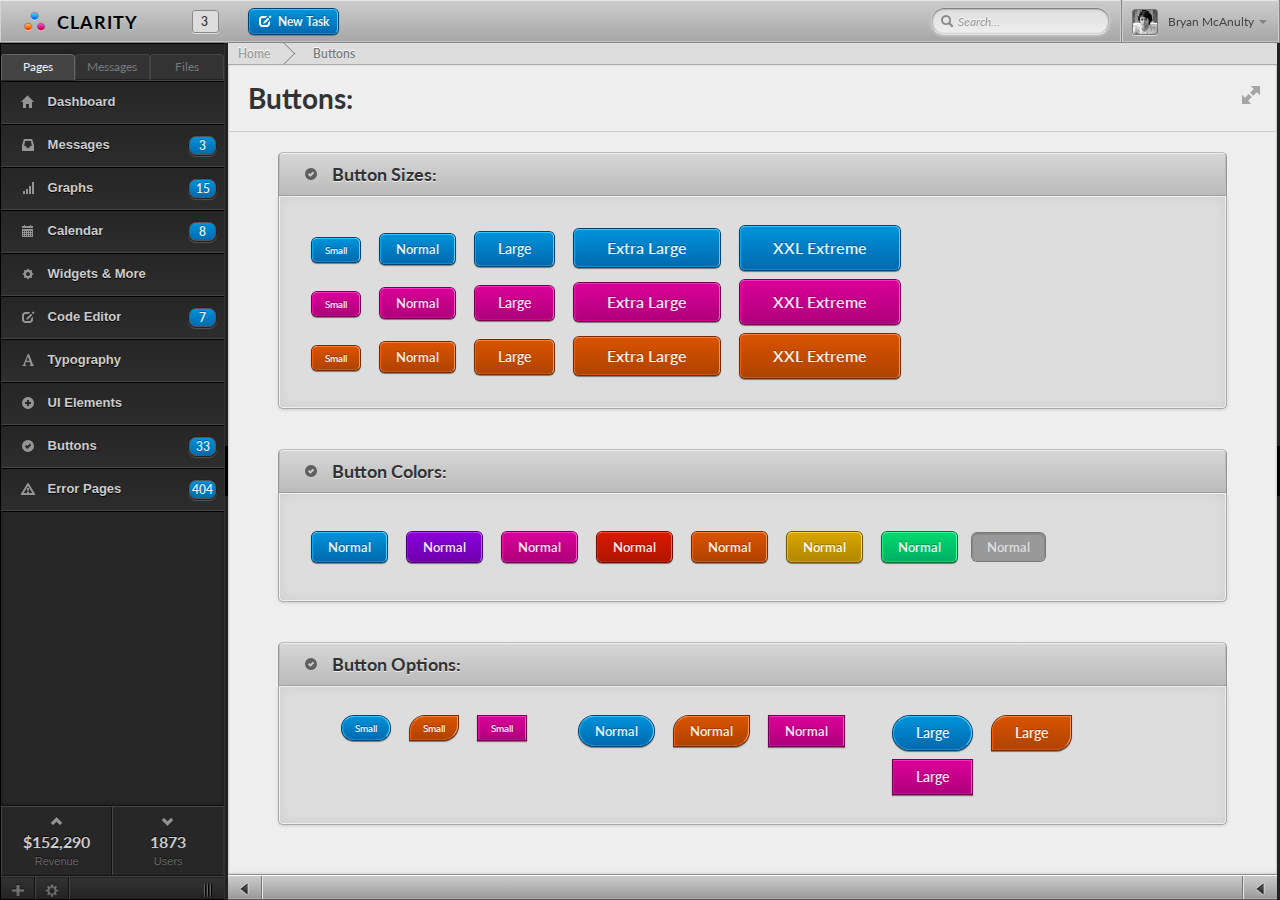
<file: buttons.html>
﻿
<!DOCTYPE html>
<html>
  <head>
  <meta charset="utf-8">
    <title>Clarity</title>
    <meta name="apple-mobile-web-app-capable" content="yes">
    <meta name="apple-mobile-web-app-status-bar-style" content="black">

    <meta name="viewport" content="width=device-width, initial-scale=1.0, maximum-scale=1.0, user-scalable=no" />

    <link rel="stylesheet" href="css/bootstrap.css" type="text/css" media="all"/>
    <link rel="stylesheet" href="css/core.css" type="text/css" media="all"/>
    <link type="text/css" href="css/overcast/jquery-ui-1.8.20.custom.css" rel="stylesheet" />
    <link rel='stylesheet' type='text/css' href='css/fullcalendar.css' />

    <link href='http://fonts.googleapis.com/css?family=Lato:400,700,700italic' rel='stylesheet' type='text/css'>

    <link rel="stylesheet" media="screen" type="text/css" href="js/colorpicker/css/colorpicker.css" />
    <link rel="stylesheet" type="text/css" href="js/gritter/css/jquery.gritter.css" />
    <link rel="stylesheet" href="js/elrte-1.3/css/elrte.full-custom.css" type="text/css" media="screen" charset="utf-8">

    <script type="text/javascript" src="js/jquery-1.7.2.min.js"></script>
    <script type="text/javascript" src="js/jquery.layout.js"></script>
    <script type="text/javascript" src="js/bootstrap.js"></script>
    <script type="text/javascript" src="js/jquery-ui-1.8.20.custom.min.js"></script>

    <!--[if lte IE 8]><script language="javascript" type="text/javascript" src="js/flot/excanvas.min.js"></script><![endif]-->
    <script type="text/javascript" src="js/flot/jquery.flot.js"></script>
    <script type="text/javascript" src="js/flot/jquery.flot.resize.js"></script>
    <script type="text/javascript" src="js/flot/jquery.flot.pie.js"></script>
    <script type="text/javascript" src="js/jquery.sparkline.min.js"></script>
    <script type="text/javascript" src="js/styleswitcher.js"></script>
    <script type='text/javascript' src='js/fullcalendar/fullcalendar.min.js'></script>
    <script type="text/javascript" src="js/colorpicker/js/colorpicker.js"></script>
    <script type="text/javascript" src="js/jquery.dataTables.min.js"></script>
    <script type="text/javascript" src="js/gritter/js/jquery.gritter.js"></script>
    <script type="text/javascript" src="js/onmediaquery.min.js"></script>
    <script src="js/elrte-1.3/js/elrte.min.js" type="text/javascript" charset="utf-8"></script>

    <!-- Scripts inside js/application.js-->
    
    <script type="text/javascript" src="js/application-other-pages.js"></script>
    <![if !IE]>
    <script type="text/javascript" src="js/responsive-other-pages.js"></script>
    <![endif]>

    <!--[if lte IE 10]><script language="javascript" type="text/javascript" src="js/responsive-other-pages-IE.js"></script><![endif]-->
  <script type="text/javascript">

  var _gaq = _gaq || [];
  _gaq.push(['_setAccount', 'UA-34088163-1']);
  _gaq.push(['_setDomainName', 'vibrance.co']);
  _gaq.push(['_trackPageview']);

  (function() {
    var ga = document.createElement('script'); ga.type = 'text/javascript'; ga.async = true;
    ga.src = ('https:' == document.location.protocol ? 'https://ssl' : 'http://www') + '.google-analytics.com/ga.js';
    var s = document.getElementsByTagName('script')[0]; s.parentNode.insertBefore(ga, s);
  })();

</script> 
  </head>
  <body>

    <div class="ui-layout-north topbar">
      <h1><img src="img/clarity-logo.png" />CLARITY</h1>
        <div class="notifyHeader">
        <span class="dropdown notifications" id="menu2">
            <a class="dropdown-toggle" id="notifyNumber" data-toggle="dropdown" href="#menu2">
              3
            </a>
            <ul class="dropdown-menu">
              <li>NOTIFICATIONS:</li>
              <li><a href="#"><img src="img/4.jpg" />
                            <h5>Catalina Butnaru</h5>
                             <i class="icon-envelope"></i> Sent you a message.<p>3 minutes ago.</p></a></li>
              <li><a href="#"><img src="img/BryanMcAnulty.png" />
                            <h5>Bryan McAnulty</h5>
                             <i class="icon-comment"></i> Posted a comment.<p>5 hours ago.</p></a></li>
              <li><a href="#"><img src="img/2.jpg" />
                            <h5>Ashley Green</h5>
                             <i class="icon-plus"></i> Uploaded a new file.<p>Yesterday</p></a></li>
              <li><a href="#"><img src="img/1.jpg" />
                            <h5>Matt Brink</h5>
                             <i class="icon-ok"></i> Completed a task.<p>Yesterday</p></a></li>
              <li><a href="#"><img src="img/3.jpg" />
                            <h5>Jack Koner</h5>
                             <i class="icon-comment"></i> Posted a comment.<p>Two days ago.</p></a></li>
              <li><a href="#">View all notifications.</a></li>
            </ul>
        </span>
        </div>
      <ul id="headerNav">
            <li class="headerNavList"><span class="dropdown" id="menu3">
                <a class="dropdown-toggle btn-navbar" data-toggle="dropdown" href="#menu3">
                  <span class="icon-bar"></span>
                  <span class="icon-bar"></span>
                  <span class="icon-bar"></span>
                </a>
                <ul class="dropdown-menu">
                  <li><a href="index.html"><i class="icon-home"></i> Dashboard</a></li>
                  <li class="divider"></li>
                  <li><a href="message-view.html"><i class="icon-inbox"></i> Messages</a></li>
                  <li class="divider"></li>
                  <li><a href="graph-view.html"><i class="icon-signal"></i> Graphs</a></li>
                  <li class="divider"></li>
                  <li><a href="calendar.html"><i class="icon-calendar"></i> Calendar</a></li>
                  <li class="divider"></li>
                  <li><a href="widgets.html"><i class="icon-cog"></i> Widgets &amp; More</a></li>
                  <li class="divider"></li>
                  <li><a href="typography.html"><i class="icon-font"></i> Typography</a></li>
                  <li class="divider"></li>
                  <li><a href="ui-elements.html"><i class="icon-plus-sign"></i> UI Elements</a></li>
                  <li class="divider"></li>
                  <li><a href="buttons.html"><i class="icon-ok-sign"></i> Buttons</a></li>
                  <li class="divider"></li>
                  <li><a href="error-pages.html"><i class="icon-warning-sign"></i> Error Pages</a></li>
                </ul>
            </span></li>
      </ul>
        <a class="btn theme-btn" data-toggle="modal" href="#myModal" ><i class="icon-edit icon-white"></i> New Task</a>
        
      <div id="search">
        <i class="icon-search search-inside"></i><input placeholder="Search..." type="text" />
      </div>
      <div class="login">
            <span class="dropdown" id="menu1">
                <a class="dropdown-toggle" data-toggle="dropdown" href="#menu1">
                  <img src="img/BryanMcAnulty.png" /> <span>Bryan McAnulty</span>
                  <b class="caret"></b>
                </a>
                <ul class="dropdown-menu">
                  <li><a href="settings.html">Account</a></li>
                  <li><a href="settings.html">Settings</a></li>
                  <li class="divider"></li>
                  <li><a href="login.html">Logout</a></li>
                </ul>
            </span>
        </div>
    </div> <!-- END Layout North -->
    
    <div class="ui-layout-west">
      
        <ul class="nav nav-tabs sidebar-tabs">
          <li class="active"><a href="#1" data-toggle="tab">Pages</a></li>
          <li><a href="#2" data-toggle="tab">Messages</a></li>
          <li><a href="#3" data-toggle="tab">Files</a></li>
        </ul>
        <div class="tab-content ui-layout-content">
            <div class="tab-pane active" id="1">
                <ul>
                    <a href="index.html"><li class="list-box">
                      <p><i class="icon-home icon-white"></i> Dashboard </p>
                    </li></a>
                    <a href="message-view.html"><li class="list-box">
                      <p><i class="icon-inbox icon-white"></i> Messages </p><span class="badge">3</span>
                    </li></a>
                    <a href="graph-view.html"><li class="list-box">
                      <p><i class="icon-signal icon-white"></i> Graphs </p><span class="badge">15</span>
                    </li></a>
                    <a href="calendar.html"><li class="list-box">
                      <p><i class="icon-calendar icon-white"></i> Calendar </p><span class="badge">8</span>
                    </li></a>
                    <a href="widgets.html"><li class="list-box">
                      <p><i class="icon-cog icon-white"></i> Widgets &amp; More </p>
                    </li>
                    <a href="code-editor.html"><li class="list-box">
                      <p><i class="icon-edit icon-white"></i> Code Editor </p><span class="badge">7</span>
                    </li></a>
                    <a href="typography.html"><li class="list-box">
                      <p><i class="icon-font icon-white"></i> Typography </p>
                    </li></a>
                    <a href="ui-elements.html"><li class="list-box">
                      <p><i class="icon-plus-sign icon-white"></i> UI Elements </p>
                    </li></a>
                    <a href="buttons.html"><li class="list-box">
                      <p><i class="icon-ok-sign icon-white"></i> Buttons </p><span class="badge">33</span>
                    </li></a>
                    <a href="error-pages.html"><li class="list-box">
                      <p><i class="icon-warning-sign icon-white"></i> Error Pages </p><span class="badge">404</span>
                    </li></a>
                </ul>
                
            </div>
            <div class="tab-pane" id="2">
                <div class="message-box">
                    <img src="img/BryanMcAnulty.png" />
                    <h5>Bryan McAnulty <span>Today at 3:36pm</span></h5>
                    <p>Check out all the features here! Make sure to click around everywhere so you don't miss anything.</p>
                    <a href="#replyModal" data-toggle="modal" class="reply-to"><i class="icon-share-alt icon-white"></i> Reply</a>
                </div>
                <div class="message-box">
                    <img src="img/2.jpg" />
                    <h5>Ashley Green <span>July 29th, 2012 12:31pm</span></h5>
                    <p>Make sure to check your notifictions by clicking the "3" in the top left corner.</p>
                    <a href="#replyModal" data-toggle="modal" class="reply-to"><i class="icon-share-alt icon-white"></i> Reply</a>
                </div>
                <div class="message-box">
                    <img src="img/4.jpg" />
                    <h5>Catalina Butnaru <span>July 28th, 2012 11:26am</span></h5>
                    <p>Try collapsing and expanding the left and right sidebars using the buttons in the footer.</p>
                    <a href="#replyModal" data-toggle="modal" class="reply-to"><i class="icon-share-alt icon-white"></i> Reply</a>
                </div>
                <div class="message-box">
                    <img src="img/3.jpg" />
                    <h5>Jack Koner <span>July 27th, 2012 2:16pm</span></h5>
                    <p>Also look through the different tabs on each of the sidebars.</p>
                    <a href="#replyModal" data-toggle="modal" class="reply-to"><i class="icon-share-alt icon-white"></i> Reply</a>
                </div>
                <div class="message-box">
                    <img src="img/avatar-profile.png" />
                    <h5>New User <span>July 25th, 2012 3:01pm</span></h5>
                    <p>I need to add a profile image.</p>
                    <a href="#replyModal" data-toggle="modal" class="reply-to"><i class="icon-share-alt icon-white"></i> Reply</a>
                </div>
                <div class="message-box">
                    <img src="img/1.jpg" />
                    <h5>Matt Brink <span>July 24th, 2012 5:02pm</span></h5>
                    <p>Uploaded a new file Build a Web App project.</p>
                    <a href="#replyModal" data-toggle="modal" class="reply-to"><i class="icon-share-alt icon-white"></i> Reply</a>
                </div>
                <div class="message-box">
                    <img src="img/BryanMcAnulty.png" />
                    <h5>Bryan McAnulty <span>July 20th, 2012 1:42pm</span></h5>
                    <p>Added a new comment to the Build a Web App project.</p>
                    <a href="#replyModal" data-toggle="modal" class="reply-to"><i class="icon-share-alt icon-white"></i> Reply</a>
                </div>
                <div class="message-box">
                    <img src="img/avatar-profile.png" />
                    <h5>New User <span>July 19th, 2012 2:35pm</span></h5>
                    <p>Uploaded a new file to the Client Redesign Project.</p>
                    <a href="#replyModal" data-toggle="modal" class="reply-to"><i class="icon-share-alt icon-white"></i> Reply</a>
                </div> 
                <p>Date: <div id="datepicker"></div></p>    
            </div>
            <div class="tab-pane files-pane" id="3">
                <strong>Project Files:</strong>
                <ul>
                <li><i class="icon-folder-open icon-white"></i>Main-Files</li>
                  <ul>
                      <li><i class="icon-file icon-white"></i>index.html</li>
                      <li><i class="icon-file icon-white"></i>settings.html</li>
                      <li><i class="icon-file icon-white"></i>header.html</li>
                      <li><i class="icon-folder-open icon-white"></i>More-Files</li>
                      <ul>
                          <li><i class="icon-file icon-white"></i>jquery.js</li>
                          <li><i class="icon-file icon-white"></i>javascript.js</li>
                          <li><i class="icon-file icon-white"></i>three.css</li>
                          <li><i class="icon-file icon-white"></i>four.css</li>
                          <li><i class="icon-file icon-white"></i>five.css</li>
                      </ul>
                      <li><i class="icon-file icon-white"></i>four.html.erb</li>
                      <li><i class="icon-file icon-white"></i>five.html.erb</li>
                  </ul>
                <li><i class="icon-folder-open icon-white"></i>Main-Files</li>
                  <ul>
                      <li><i class="icon-file icon-white"></i>index.html</li>
                      <li><i class="icon-file icon-white"></i>settings.html</li>
                      <li><i class="icon-file icon-white"></i>header.html</li>
                      <li><i class="icon-folder-open icon-white"></i>More-Files</li>
                      <ul>
                          <li><i class="icon-file icon-white"></i>jquery.js</li>
                          <li><i class="icon-file icon-white"></i>javascript.js</li>
                          <li><i class="icon-file icon-white"></i>three.css</li>
                          <li><i class="icon-file icon-white"></i>four.css</li>
                          <li><i class="icon-file icon-white"></i>five.css</li>
                      </ul>
                      <li><i class="icon-file icon-white"></i>four.html.erb</li>
                      <li><i class="icon-file icon-white"></i>five.html.erb</li>
                  </ul>
                <li><i class="icon-folder-open icon-white"></i>Main-Files</li>
                  <ul>
                      <li><i class="icon-file icon-white"></i>index.html</li>
                      <li><i class="icon-file icon-white"></i>settings.html</li>
                      <li><i class="icon-file icon-white"></i>header.html</li>
                      <li><i class="icon-folder-open icon-white"></i>More-Files</li>
                      <ul>
                          <li><i class="icon-file icon-white"></i>jquery.js</li>
                          <li><i class="icon-file icon-white"></i>javascript.js</li>
                          <li><i class="icon-file icon-white"></i>three.css</li>
                          <li><i class="icon-file icon-white"></i>four.css</li>
                          <li><i class="icon-file icon-white"></i>five.css</li>
                      </ul>
                      <li><i class="icon-file icon-white"></i>four.html.erb</li>
                      <li><i class="icon-file icon-white"></i>five.html.erb</li>
                  </ul>
                </ul>
            </div>
        </div>
        
  <div class="sidebarFooterStats">
        <div>
            <i class="icon-chevron-up icon-white"></i>
            <strong>$152,290</strong>
            <p>Revenue</p> 
        </div>
        <div>
            <i class="icon-chevron-down icon-white"></i>
            <strong>1873</strong>
            <p>Users</p> 
        </div>
    </div>
  <div class="sidebarFooter">
    <button id="newb">New</button>
    <button id="settingsb">Settings</button>
    <div id="dragb" class="ui-layout-resizer
           ui-layout-resizer-west
           ui-layout-resizer-open
           ui-layout-resizer-west-open">
        </div>
  </div>

    </div> <!-- END Layout West -->
    
    <div class="ui-layout-south footer">
      
    </div> <!-- END Layout South -->
    
    <div class="ui-layout-east">
      
        <div class="ui-layout-content"> 
            
            <div class="accordion" id="accordion2">
            <div class="accordion-group">
              <div class="accordion-heading">
                <a class="accordion-toggle" data-toggle="collapse" data-parent="#accordion2" href="#collapseOne">
                  Sidebar Profile Information
                </a>
              </div>
              <div id="collapseOne" class="accordion-body in collapse">
                <div class="accordion-inner">
                    <div class="message-box">
                        <img src="img/4.jpg" />
                        <h5>Catalina Butnaru <span>July 25th, 2012 4:53pm</span></h5>
                        <p>Place information about customers or teammates here.</p>
                        <br>
                            <p><i class="icon-plus icon-white"></i> 4 Open Cases</p>
                            <p><i class="icon-check icon-white"></i> 11 Tasks Assigned</p>
                            <p><i class="icon-inbox icon-white"></i> 9 Messages</p>
                        <br>
                        <div class="progress">
                          <div class="bar"
                               style="width: 60%;"></div>
                        </div>
                        <div id="datepicker"></div>
                    </div>
                </div>
              </div>
            </div>
            <div class="accordion-group">
              <div class="accordion-heading">
                <a class="accordion-toggle" data-toggle="collapse" data-parent="#accordion2" href="#collapseTwo">
                  More Collapsed Sidebar Info
                </a>
              </div>
                <div id="collapseTwo" class="accordion-body collapse">
                    <div class="accordion-inner">
                        <p><strong>Add Any Type of Content</strong></p>
                        <p>Easily create sidebar footers, more collapsable panels, tabs and more.</p>
                        <p>Anim pariatur cliche reprehenderit, enim eiusmod high life accusamus terry richardson ad squid. 3 wolf moon officia aute, non cupidatat skateboard dolor brunch. Food truck quinoa nesciunt laborum eiusmod. Brunch 3 wolf moon tempor, sunt aliqua put a bird on it squid single-origin coffee nulla assumenda shoreditch et. Nihil anim keffiyeh helvetica, craft beer labore wes anderson cred nesciunt sapiente ea proident. Ad vegan excepteur butcher vice lomo. Leggings occaecat craft beer farm-to-table, raw denim aesthetic synth nesciunt you probably haven't heard of them accusamus labore sustainable VHS.</p>
                    </div>
                </div>
            </div>
          </div>

        </div> <!-- /sidebarTabs -->
        
        <div class="sidebarFooter">
            
        </div>
    </div> <!-- END Layout East -->
            
  <div class="ui-layout-center">
    <div id="view-holder" class="ui-layout-content">
        <ul class="breadcrumb">
            <li><a href="#">Home</a></li>
            <li><a href="#">Buttons</a></li>
        </ul>
        <h1 class="message-header">Buttons:</h1>
        <button id="fullscreenb"><i class="icon-fullscreen"></i></button>
        
        <div class="dashRow">
          <div class="row-fluid">
            <div class="span12">
              <h2 class="dashHead"><i class="icon-ok-sign"></i> Button Sizes:</h2>
              <div class="dashWidget autoHeight">
                <a href="#" class="btn small-btn">Small</a>
                <a href="#" class="btn">Normal</a>
                <a href="#" class="btn large-btn">Large</a>
                <a href="#" class="btn xlarge-btn">Extra Large</a>
                <a href="#" class="btn xxl-btn">XXL Extreme</a>
                <br>
                <a href="#" class="btn small-btn pink-btn">Small</a>
                <a href="#" class="btn pink-btn">Normal</a>
                <a href="#" class="btn large-btn pink-btn">Large</a>
                <a href="#" class="btn xlarge-btn pink-btn">Extra Large</a>
                <a href="#" class="btn xxl-btn pink-btn">XXL Extreme</a>
                <br>
                <a href="#" class="btn small-btn orange-btn">Small</a>
                <a href="#" class="btn orange-btn">Normal</a>
                <a href="#" class="btn large-btn orange-btn">Large</a>
                <a href="#" class="btn xlarge-btn orange-btn">Extra Large</a>
                <a href="#" class="btn xxl-btn orange-btn">XXL Extreme</a>
              </div>
            </div>
          </div>
        </div>
        <div class="dashRow">
          <div class="row-fluid">
            <div class="span12">
              <h2 class="dashHead"><i class="icon-ok-sign"></i> Button Colors:</h2>
              <div class="dashWidget autoHeight">
                <a href="#" class="btn">Normal</a>
                <a href="#" class="btn purple-btn">Normal</a>
                <a href="#" class="btn pink-btn">Normal</a>
                <a href="#" class="btn red-btn">Normal</a>
                <a href="#" class="btn orange-btn">Normal</a>
                <a href="#" class="btn yellow-btn">Normal</a>
                <a href="#" class="btn green-btn">Normal</a>
                <a href="#" class="btn disabled-btn">Normal</a>
              </div>
            </div>
          </div>
        </div>
        <div class="dashRow">
          <div class="row-fluid">
            <div class="span12">
              <h2 class="dashHead"><i class="icon-ok-sign"></i> Button Options:</h2>
              <div class="dashWidget autoHeight">
                <div class="span3">
                  <a href="#" class="btn round-btn small-btn">Small</a>
                  <a href="#" class="btn orange-btn half-btn small-btn">Small</a>
                  <a href="#" class="btn pink-btn no-radius small-btn">Small</a>
                </div>
                <div class="span4">
                  <a href="#" class="btn round-btn">Normal</a>
                  <a href="#" class="btn orange-btn half-btn">Normal</a>
                  <a href="#" class="btn pink-btn no-radius">Normal</a>
                </div>
                <div class="span4">
                  <a href="#" class="btn round-btn large-btn">Large</a>
                  <a href="#" class="btn orange-btn half-btn large-btn">Large</a>
                  <a href="#" class="btn pink-btn no-radius large-btn">Large</a>
                </div>
              </div>
            </div>
          </div>
        </div>  

    </div> <!-- END view-holder -->
    <div class="codeFooter">
      <button id="slideleftb" class="closed">Slide West</button>
      
      <button id="sliderightb" class="closed">Slide East</button> 
    </div>

</div> <!-- END Layout Center -->

<!--Modal Window Templates-->
    <div class="modal fade" id="myModal">
          <div class="modal-header">
            <a class="close" data-dismiss="modal">×</a>
            <h3>Add a New Task</h3>
          </div>
          <div class="modal-body">
            <h3>Title:</h3>
            <input type="text" placeholder="Title">
            <h4>Description:</h4>
            <textarea style="width:98%; height:100px;" placeholder="Describe your task..."></textarea>
            <p>Lots of things can go here...</p>
          </div>
          <div class="modal-footer">
            <a href="#" class="btn btn-primary">Save Task</a>
          </div>
    </div>
    <div class="modal fade" id="replyModal">
          <div class="modal-header">
            <a class="close" data-dismiss="modal">×</a>
            <h3>Reply:</h3>
          </div>
          <div class="modal-body">
            <textarea style="width:98%; height:100px;"></textarea>
          </div>
          <div class="modal-footer">
            <a href="#" class="btn btn-primary">Post Reply</a>
          </div>
    </div>

</body>
</html>
</file>
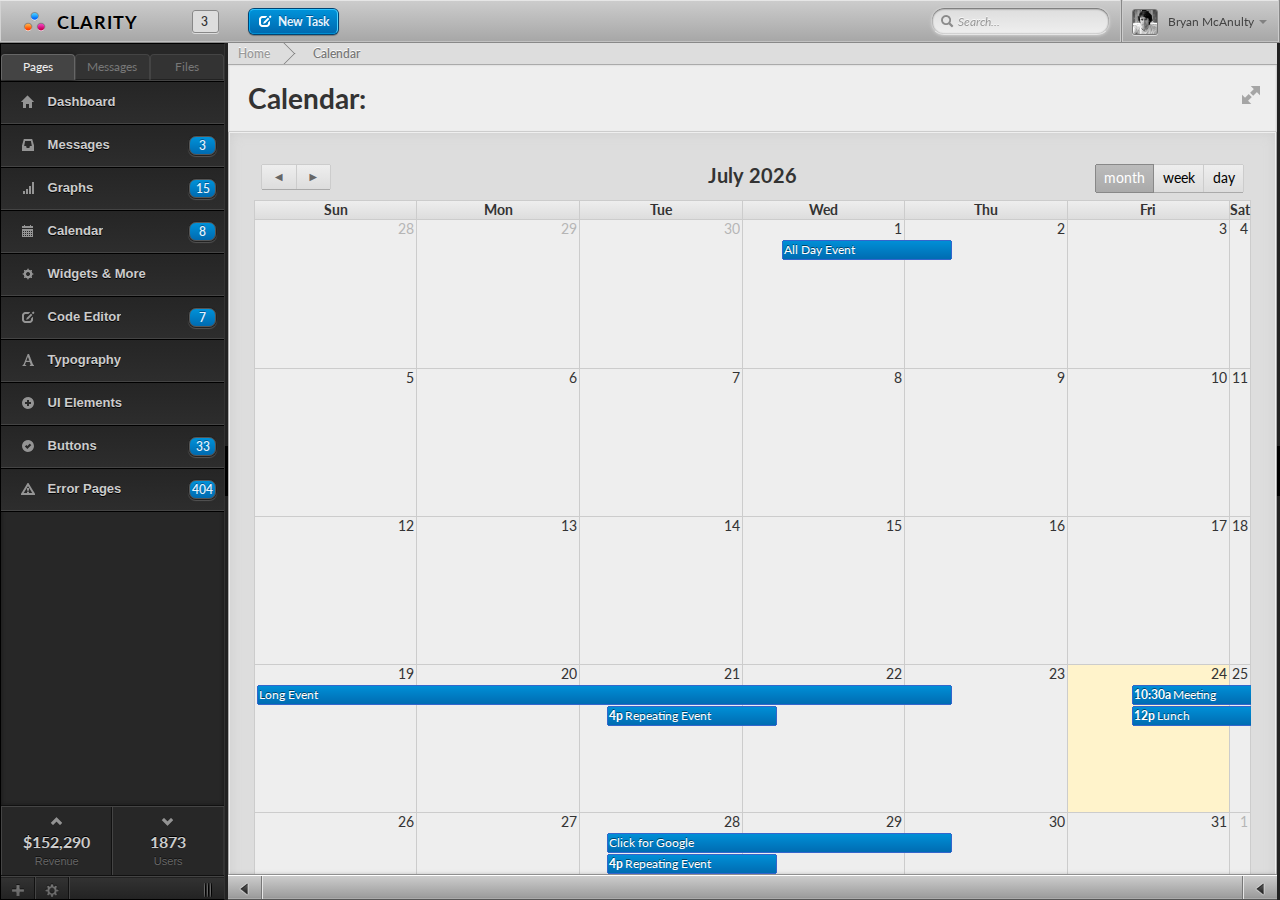
<file: calendar.html>
﻿
<!DOCTYPE html>
<html>
  <head>
  <meta charset="utf-8">
    <title>Clarity</title>
    <meta name="apple-mobile-web-app-capable" content="yes">
    <meta name="apple-mobile-web-app-status-bar-style" content="black">

    <meta name="viewport" content="width=device-width, initial-scale=1.0, maximum-scale=1.0, user-scalable=no" />

    <link rel="stylesheet" href="css/bootstrap.css" type="text/css" media="all"/>
    <link rel="stylesheet" href="css/core.css" type="text/css" media="all"/>
    <link type="text/css" href="css/overcast/jquery-ui-1.8.20.custom.css" rel="stylesheet" />
    <link rel='stylesheet' type='text/css' href='css/fullcalendar.css' />

    <link href='http://fonts.googleapis.com/css?family=Lato:400,700,700italic' rel='stylesheet' type='text/css'>

    <link rel="stylesheet" media="screen" type="text/css" href="js/colorpicker/css/colorpicker.css" />
    <link rel="stylesheet" type="text/css" href="js/gritter/css/jquery.gritter.css" />
    <link rel="stylesheet" href="js/elrte-1.3/css/elrte.full-custom.css" type="text/css" media="screen" charset="utf-8">

    <script type="text/javascript" src="js/jquery-1.7.2.min.js"></script>
    <script type="text/javascript" src="js/jquery.layout.js"></script>
    <script type="text/javascript" src="js/bootstrap.js"></script>
    <script type="text/javascript" src="js/jquery-ui-1.8.20.custom.min.js"></script>

    <!--[if lte IE 8]><script language="javascript" type="text/javascript" src="js/flot/excanvas.min.js"></script><![endif]-->
    <script type="text/javascript" src="js/flot/jquery.flot.js"></script>
    <script type="text/javascript" src="js/flot/jquery.flot.resize.js"></script>
    <script type="text/javascript" src="js/flot/jquery.flot.pie.js"></script>
    <script type="text/javascript" src="js/jquery.sparkline.min.js"></script>
    <script type="text/javascript" src="js/styleswitcher.js"></script>
    <script type='text/javascript' src='js/fullcalendar/fullcalendar.min.js'></script>
    <script type="text/javascript" src="js/colorpicker/js/colorpicker.js"></script>
    <script type="text/javascript" src="js/jquery.dataTables.min.js"></script>
    <script type="text/javascript" src="js/gritter/js/jquery.gritter.js"></script>
    <script type="text/javascript" src="js/onmediaquery.min.js"></script>
    <script src="js/elrte-1.3/js/elrte.min.js" type="text/javascript" charset="utf-8"></script>

    <!-- Scripts inside js/application.js-->
    
    <script type="text/javascript" src="js/application-calendar.js"></script>
    <![if !IE]>
    <script type="text/javascript" src="js/responsive-other-pages.js"></script>
    <![endif]>

    <!--[if lte IE 10]><script language="javascript" type="text/javascript" src="js/responsive-other-pages-IE.js"></script><![endif]-->
  <script type="text/javascript">

  var _gaq = _gaq || [];
  _gaq.push(['_setAccount', 'UA-34088163-1']);
  _gaq.push(['_setDomainName', 'vibrance.co']);
  _gaq.push(['_trackPageview']);

  (function() {
    var ga = document.createElement('script'); ga.type = 'text/javascript'; ga.async = true;
    ga.src = ('https:' == document.location.protocol ? 'https://ssl' : 'http://www') + '.google-analytics.com/ga.js';
    var s = document.getElementsByTagName('script')[0]; s.parentNode.insertBefore(ga, s);
  })();

</script> 
  </head>
  <body>

    <div class="ui-layout-north topbar">
      <h1><img src="img/clarity-logo.png" />CLARITY</h1>
        <div class="notifyHeader">
        <span class="dropdown notifications" id="menu2">
            <a class="dropdown-toggle" id="notifyNumber" data-toggle="dropdown" href="#menu2">
              3
            </a>
            <ul class="dropdown-menu">
              <li>NOTIFICATIONS:</li>
              <li><a href="#"><img src="img/4.jpg" />
                            <h5>Catalina Butnaru</h5>
                             <i class="icon-envelope"></i> Sent you a message.<p>3 minutes ago.</p></a></li>
              <li><a href="#"><img src="img/BryanMcAnulty.png" />
                            <h5>Bryan McAnulty</h5>
                             <i class="icon-comment"></i> Posted a comment.<p>5 hours ago.</p></a></li>
              <li><a href="#"><img src="img/2.jpg" />
                            <h5>Ashley Green</h5>
                             <i class="icon-plus"></i> Uploaded a new file.<p>Yesterday</p></a></li>
              <li><a href="#"><img src="img/1.jpg" />
                            <h5>Matt Brink</h5>
                             <i class="icon-ok"></i> Completed a task.<p>Yesterday</p></a></li>
              <li><a href="#"><img src="img/3.jpg" />
                            <h5>Jack Koner</h5>
                             <i class="icon-comment"></i> Posted a comment.<p>Two days ago.</p></a></li>
              <li><a href="#">View all notifications.</a></li>
            </ul>
        </span>
        </div>
      <ul id="headerNav">
            <li class="headerNavList"><span class="dropdown" id="menu3">
                <a class="dropdown-toggle btn-navbar" data-toggle="dropdown" href="#menu3">
                  <span class="icon-bar"></span>
                  <span class="icon-bar"></span>
                  <span class="icon-bar"></span>
                </a>
                <ul class="dropdown-menu">
                  <li><a href="index.html"><i class="icon-home"></i> Dashboard</a></li>
                  <li class="divider"></li>
                  <li><a href="message-view.html"><i class="icon-inbox"></i> Messages</a></li>
                  <li class="divider"></li>
                  <li><a href="graph-view.html"><i class="icon-signal"></i> Graphs</a></li>
                  <li class="divider"></li>
                  <li><a href="calendar.html"><i class="icon-calendar"></i> Calendar</a></li>
                  <li class="divider"></li>
                  <li><a href="widgets.html"><i class="icon-cog"></i> Widgets &amp; More</a></li>
                  <li class="divider"></li>
                  <li><a href="typography.html"><i class="icon-font"></i> Typography</a></li>
                  <li class="divider"></li>
                  <li><a href="ui-elements.html"><i class="icon-plus-sign"></i> UI Elements</a></li>
                  <li class="divider"></li>
                  <li><a href="buttons.html"><i class="icon-ok-sign"></i> Buttons</a></li>
                  <li class="divider"></li>
                  <li><a href="error-pages.html"><i class="icon-warning-sign"></i> Error Pages</a></li>
                </ul>
            </span></li>
      </ul>
        <a class="btn theme-btn" data-toggle="modal" href="#myModal" ><i class="icon-edit icon-white"></i> New Task</a>
        
      <div id="search">
        <i class="icon-search search-inside"></i><input placeholder="Search..." type="text" />
      </div>
      <div class="login">
            <span class="dropdown" id="menu1">
                <a class="dropdown-toggle" data-toggle="dropdown" href="#menu1">
                  <img src="img/BryanMcAnulty.png" /> <span>Bryan McAnulty</span>
                  <b class="caret"></b>
                </a>
                <ul class="dropdown-menu">
                  <li><a href="settings.html">Account</a></li>
                  <li><a href="settings.html">Settings</a></li>
                  <li class="divider"></li>
                  <li><a href="login.html">Logout</a></li>
                </ul>
            </span>
        </div>
    </div> <!-- END Layout North -->
    
    <div class="ui-layout-west">
      
        <ul class="nav nav-tabs sidebar-tabs">
          <li class="active"><a href="#1" data-toggle="tab">Pages</a></li>
          <li><a href="#2" data-toggle="tab">Messages</a></li>
          <li><a href="#3" data-toggle="tab">Files</a></li>
        </ul>
        <div class="tab-content ui-layout-content">
            <div class="tab-pane active" id="1">
                <ul>
                    <a href="index.html"><li class="list-box">
                      <p><i class="icon-home icon-white"></i> Dashboard </p>
                    </li></a>
                    <a href="message-view.html"><li class="list-box">
                      <p><i class="icon-inbox icon-white"></i> Messages </p><span class="badge">3</span>
                    </li></a>
                    <a href="graph-view.html"><li class="list-box">
                      <p><i class="icon-signal icon-white"></i> Graphs </p><span class="badge">15</span>
                    </li></a>
                    <a href="calendar.html"><li class="list-box">
                      <p><i class="icon-calendar icon-white"></i> Calendar </p><span class="badge">8</span>
                    </li></a>
                    <a href="widgets.html"><li class="list-box">
                      <p><i class="icon-cog icon-white"></i> Widgets &amp; More </p>
                    </li>
                    <a href="code-editor.html"><li class="list-box">
                      <p><i class="icon-edit icon-white"></i> Code Editor </p><span class="badge">7</span>
                    </li></a>
                    <a href="typography.html"><li class="list-box">
                      <p><i class="icon-font icon-white"></i> Typography </p>
                    </li></a>
                    <a href="ui-elements.html"><li class="list-box">
                      <p><i class="icon-plus-sign icon-white"></i> UI Elements </p>
                    </li></a>
                    <a href="buttons.html"><li class="list-box">
                      <p><i class="icon-ok-sign icon-white"></i> Buttons </p><span class="badge">33</span>
                    </li></a>
                    <a href="error-pages.html"><li class="list-box">
                      <p><i class="icon-warning-sign icon-white"></i> Error Pages </p><span class="badge">404</span>
                    </li></a>
                </ul>
                
            </div>
            <div class="tab-pane" id="2">
                <div class="message-box">
                    <img src="img/BryanMcAnulty.png" />
                    <h5>Bryan McAnulty <span>Today at 3:36pm</span></h5>
                    <p>Check out all the features here! Make sure to click around everywhere so you don't miss anything.</p>
                    <a href="#replyModal" data-toggle="modal" class="reply-to"><i class="icon-share-alt icon-white"></i> Reply</a>
                </div>
                <div class="message-box">
                    <img src="img/2.jpg" />
                    <h5>Ashley Green <span>July 29th, 2012 12:31pm</span></h5>
                    <p>Make sure to check your notifictions by clicking the "3" in the top left corner.</p>
                    <a href="#replyModal" data-toggle="modal" class="reply-to"><i class="icon-share-alt icon-white"></i> Reply</a>
                </div>
                <div class="message-box">
                    <img src="img/4.jpg" />
                    <h5>Catalina Butnaru <span>July 28th, 2012 11:26am</span></h5>
                    <p>Try collapsing and expanding the left and right sidebars using the buttons in the footer.</p>
                    <a href="#replyModal" data-toggle="modal" class="reply-to"><i class="icon-share-alt icon-white"></i> Reply</a>
                </div>
                <div class="message-box">
                    <img src="img/3.jpg" />
                    <h5>Jack Koner <span>July 27th, 2012 2:16pm</span></h5>
                    <p>Also look through the different tabs on each of the sidebars.</p>
                    <a href="#replyModal" data-toggle="modal" class="reply-to"><i class="icon-share-alt icon-white"></i> Reply</a>
                </div>
                <div class="message-box">
                    <img src="img/avatar-profile.png" />
                    <h5>New User <span>July 25th, 2012 3:01pm</span></h5>
                    <p>I need to add a profile image.</p>
                    <a href="#replyModal" data-toggle="modal" class="reply-to"><i class="icon-share-alt icon-white"></i> Reply</a>
                </div>
                <div class="message-box">
                    <img src="img/1.jpg" />
                    <h5>Matt Brink <span>July 24th, 2012 5:02pm</span></h5>
                    <p>Uploaded a new file Build a Web App project.</p>
                    <a href="#replyModal" data-toggle="modal" class="reply-to"><i class="icon-share-alt icon-white"></i> Reply</a>
                </div>
                <div class="message-box">
                    <img src="img/BryanMcAnulty.png" />
                    <h5>Bryan McAnulty <span>July 20th, 2012 1:42pm</span></h5>
                    <p>Added a new comment to the Build a Web App project.</p>
                    <a href="#replyModal" data-toggle="modal" class="reply-to"><i class="icon-share-alt icon-white"></i> Reply</a>
                </div>
                <div class="message-box">
                    <img src="img/avatar-profile.png" />
                    <h5>New User <span>July 19th, 2012 2:35pm</span></h5>
                    <p>Uploaded a new file to the Client Redesign Project.</p>
                    <a href="#replyModal" data-toggle="modal" class="reply-to"><i class="icon-share-alt icon-white"></i> Reply</a>
                </div> 
                <p>Date: <div id="datepicker"></div></p>    
            </div>
            <div class="tab-pane files-pane" id="3">
                <strong>Project Files:</strong>
                <ul>
                <li><i class="icon-folder-open icon-white"></i>Main-Files</li>
                  <ul>
                      <li><i class="icon-file icon-white"></i>index.html</li>
                      <li><i class="icon-file icon-white"></i>settings.html</li>
                      <li><i class="icon-file icon-white"></i>header.html</li>
                      <li><i class="icon-folder-open icon-white"></i>More-Files</li>
                      <ul>
                          <li><i class="icon-file icon-white"></i>jquery.js</li>
                          <li><i class="icon-file icon-white"></i>javascript.js</li>
                          <li><i class="icon-file icon-white"></i>three.css</li>
                          <li><i class="icon-file icon-white"></i>four.css</li>
                          <li><i class="icon-file icon-white"></i>five.css</li>
                      </ul>
                      <li><i class="icon-file icon-white"></i>four.html.erb</li>
                      <li><i class="icon-file icon-white"></i>five.html.erb</li>
                  </ul>
                <li><i class="icon-folder-open icon-white"></i>Main-Files</li>
                  <ul>
                      <li><i class="icon-file icon-white"></i>index.html</li>
                      <li><i class="icon-file icon-white"></i>settings.html</li>
                      <li><i class="icon-file icon-white"></i>header.html</li>
                      <li><i class="icon-folder-open icon-white"></i>More-Files</li>
                      <ul>
                          <li><i class="icon-file icon-white"></i>jquery.js</li>
                          <li><i class="icon-file icon-white"></i>javascript.js</li>
                          <li><i class="icon-file icon-white"></i>three.css</li>
                          <li><i class="icon-file icon-white"></i>four.css</li>
                          <li><i class="icon-file icon-white"></i>five.css</li>
                      </ul>
                      <li><i class="icon-file icon-white"></i>four.html.erb</li>
                      <li><i class="icon-file icon-white"></i>five.html.erb</li>
                  </ul>
                <li><i class="icon-folder-open icon-white"></i>Main-Files</li>
                  <ul>
                      <li><i class="icon-file icon-white"></i>index.html</li>
                      <li><i class="icon-file icon-white"></i>settings.html</li>
                      <li><i class="icon-file icon-white"></i>header.html</li>
                      <li><i class="icon-folder-open icon-white"></i>More-Files</li>
                      <ul>
                          <li><i class="icon-file icon-white"></i>jquery.js</li>
                          <li><i class="icon-file icon-white"></i>javascript.js</li>
                          <li><i class="icon-file icon-white"></i>three.css</li>
                          <li><i class="icon-file icon-white"></i>four.css</li>
                          <li><i class="icon-file icon-white"></i>five.css</li>
                      </ul>
                      <li><i class="icon-file icon-white"></i>four.html.erb</li>
                      <li><i class="icon-file icon-white"></i>five.html.erb</li>
                  </ul>
                </ul>
            </div>
        </div>
        
  <div class="sidebarFooterStats">
        <div>
            <i class="icon-chevron-up icon-white"></i>
            <strong>$152,290</strong>
            <p>Revenue</p> 
        </div>
        <div>
            <i class="icon-chevron-down icon-white"></i>
            <strong>1873</strong>
            <p>Users</p> 
        </div>
    </div>
  <div class="sidebarFooter">
    <button id="newb">New</button>
    <button id="settingsb">Settings</button>
    <div id="dragb" class="ui-layout-resizer
           ui-layout-resizer-west
           ui-layout-resizer-open
           ui-layout-resizer-west-open">
        </div>
  </div>

    </div> <!-- END Layout West -->
    
    <div class="ui-layout-south footer">
      
    </div> <!-- END Layout South -->
    
    <div class="ui-layout-east">
      
        <div class="ui-layout-content"> 
            
            <div class="accordion" id="accordion2">
            <div class="accordion-group">
              <div class="accordion-heading">
                <a class="accordion-toggle" data-toggle="collapse" data-parent="#accordion2" href="#collapseOne">
                  Sidebar Profile Information
                </a>
              </div>
              <div id="collapseOne" class="accordion-body in collapse">
                <div class="accordion-inner">
                    <div class="message-box">
                        <img src="img/4.jpg" />
                        <h5>Catalina Butnaru <span>July 25th, 2012 4:53pm</span></h5>
                        <p>Place information about customers or teammates here.</p>
                        <br>
                            <p><i class="icon-plus icon-white"></i> 4 Open Cases</p>
                            <p><i class="icon-check icon-white"></i> 11 Tasks Assigned</p>
                            <p><i class="icon-inbox icon-white"></i> 9 Messages</p>
                        <br>
                        <div class="progress">
                          <div class="bar"
                               style="width: 60%;"></div>
                        </div>
                        <div id="datepicker"></div>
                    </div>
                </div>
              </div>
            </div>
            <div class="accordion-group">
              <div class="accordion-heading">
                <a class="accordion-toggle" data-toggle="collapse" data-parent="#accordion2" href="#collapseTwo">
                  More Collapsed Sidebar Info
                </a>
              </div>
                <div id="collapseTwo" class="accordion-body collapse">
                    <div class="accordion-inner">
                        <p><strong>Add Any Type of Content</strong></p>
                        <p>Easily create sidebar footers, more collapsable panels, tabs and more.</p>
                        <p>Anim pariatur cliche reprehenderit, enim eiusmod high life accusamus terry richardson ad squid. 3 wolf moon officia aute, non cupidatat skateboard dolor brunch. Food truck quinoa nesciunt laborum eiusmod. Brunch 3 wolf moon tempor, sunt aliqua put a bird on it squid single-origin coffee nulla assumenda shoreditch et. Nihil anim keffiyeh helvetica, craft beer labore wes anderson cred nesciunt sapiente ea proident. Ad vegan excepteur butcher vice lomo. Leggings occaecat craft beer farm-to-table, raw denim aesthetic synth nesciunt you probably haven't heard of them accusamus labore sustainable VHS.</p>
                    </div>
                </div>
            </div>
          </div>

        </div> <!-- /sidebarTabs -->
        
        <div class="sidebarFooter">
            
        </div>
    </div> <!-- END Layout East -->
            
  <div class="ui-layout-center">
    <div id="view-holder" class="ui-layout-content">
        <ul class="breadcrumb">
            <li><a href="#">Home</a></li>
            <li><a href="#">Calendar</a></li>
        </ul>
        <h1 class="message-header">Calendar:</h1>
        <button id="fullscreenb"><i class="icon-fullscreen"></i></button>
        
        <div class="calendarHolder">
            <div id='calendar'></div>
        </div>

    </div> <!-- END view-holder -->
    <div class="codeFooter">
      <button id="slideleftb" class="closed">Slide West</button>
      
      <button id="sliderightb" class="closed">Slide East</button> 
    </div>

</div> <!-- END Layout Center -->

<!--Modal Window Templates-->
    <div class="modal fade" id="myModal">
          <div class="modal-header">
            <a class="close" data-dismiss="modal">×</a>
            <h3>Add a New Task</h3>
          </div>
          <div class="modal-body">
            <h3>Title:</h3>
            <input type="text" placeholder="Title">
            <h4>Description:</h4>
            <textarea style="width:98%; height:100px;" placeholder="Describe your task..."></textarea>
            <p>Lots of things can go here...</p>
          </div>
          <div class="modal-footer">
            <a href="#" class="btn btn-primary">Save Task</a>
          </div>
    </div>
    <div class="modal fade" id="replyModal">
          <div class="modal-header">
            <a class="close" data-dismiss="modal">×</a>
            <h3>Reply:</h3>
          </div>
          <div class="modal-body">
            <textarea style="width:98%; height:100px;"></textarea>
          </div>
          <div class="modal-footer">
            <a href="#" class="btn btn-primary">Post Reply</a>
          </div>
    </div>

</body>
</html>
</file>
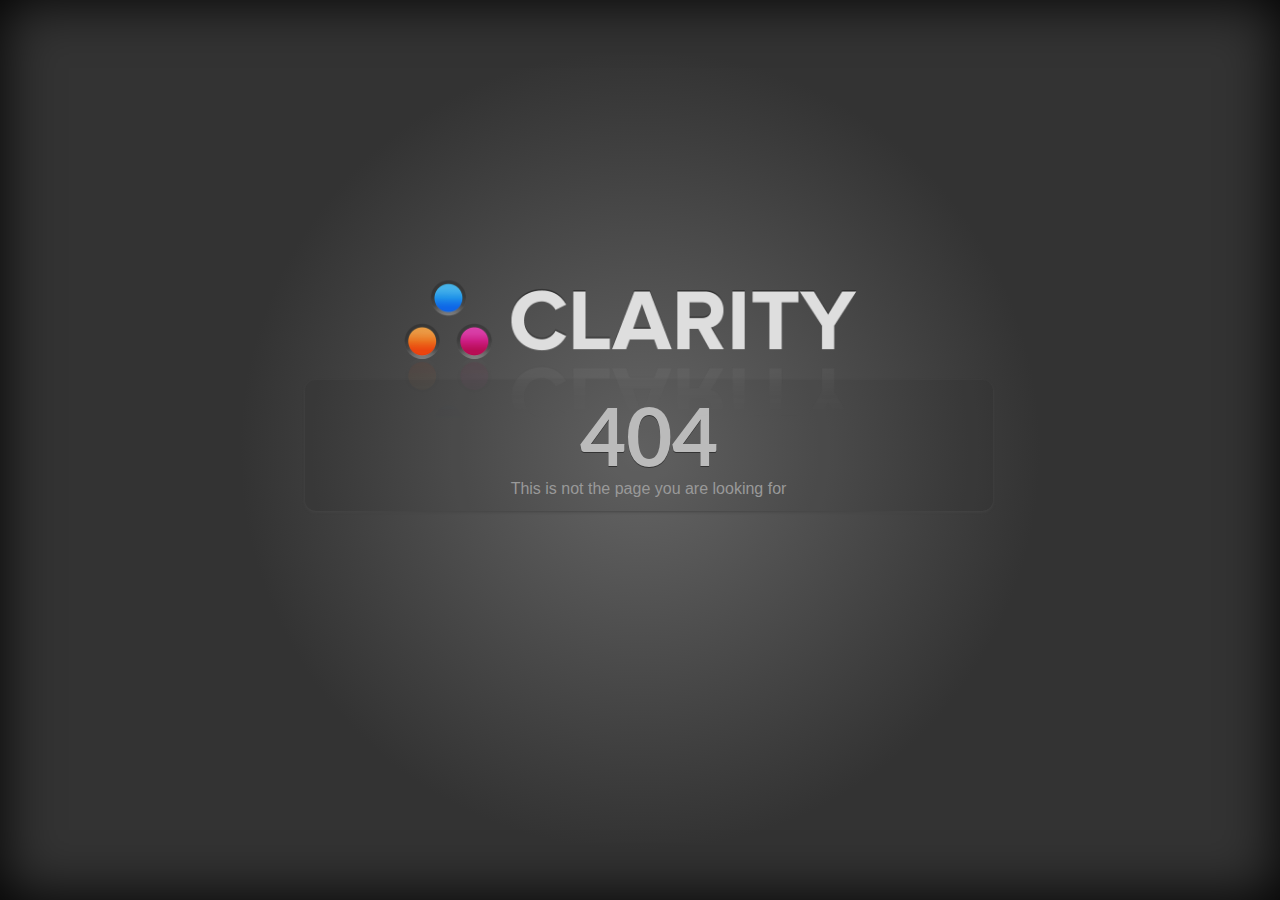
<file: error-pages.html>
<!DOCTYPE html>
<html>
<head>
<meta charset="utf-8">
<title>Clarity</title>

<!-- Mobile viewport optimized: j.mp/bplateviewport -->
<meta name="viewport" content="width=device-width,initial-scale=1">

<link rel="stylesheet" href="css/bootstrap.css" type="text/css" media="all"/>
<link rel="stylesheet" href="css/core.css" type="text/css" media="all"/>

<link href='http://fonts.googleapis.com/css?family=Lato:400,700,700italic' rel='stylesheet' type='text/css'>

<script type="text/javascript" src="js/jquery-1.7.2.min.js"></script>
<script type="text/javascript" src="js/bootstrap.js"></script>
<script type="text/javascript">

  var _gaq = _gaq || [];
  _gaq.push(['_setAccount', 'UA-34088163-1']);
  _gaq.push(['_setDomainName', 'vibrance.co']);
  _gaq.push(['_trackPageview']);

  (function() {
    var ga = document.createElement('script'); ga.type = 'text/javascript'; ga.async = true;
    ga.src = ('https:' == document.location.protocol ? 'https://ssl' : 'http://www') + '.google-analytics.com/ga.js';
    var s = document.getElementsByTagName('script')[0]; s.parentNode.insertBefore(ga, s);
  })();

</script>
</head>
<body>

<div class="signinBox">
  <div id="signinHold"> 
      <div class="imgContain">
        <img alt="Clarity" src="img/Clarity-Logo-Large.png" />
      </div>
    <div class="signin">
        
        <h2 style="padding:20px 0 0 0;font-size:80px; text-align:center;">404</h2>
        <p style="color:#999; text-align:center; font-size:16px;">This is not the page you are looking for</p>

    </div>
  </div>
</div>
</body>
</html>
</file>
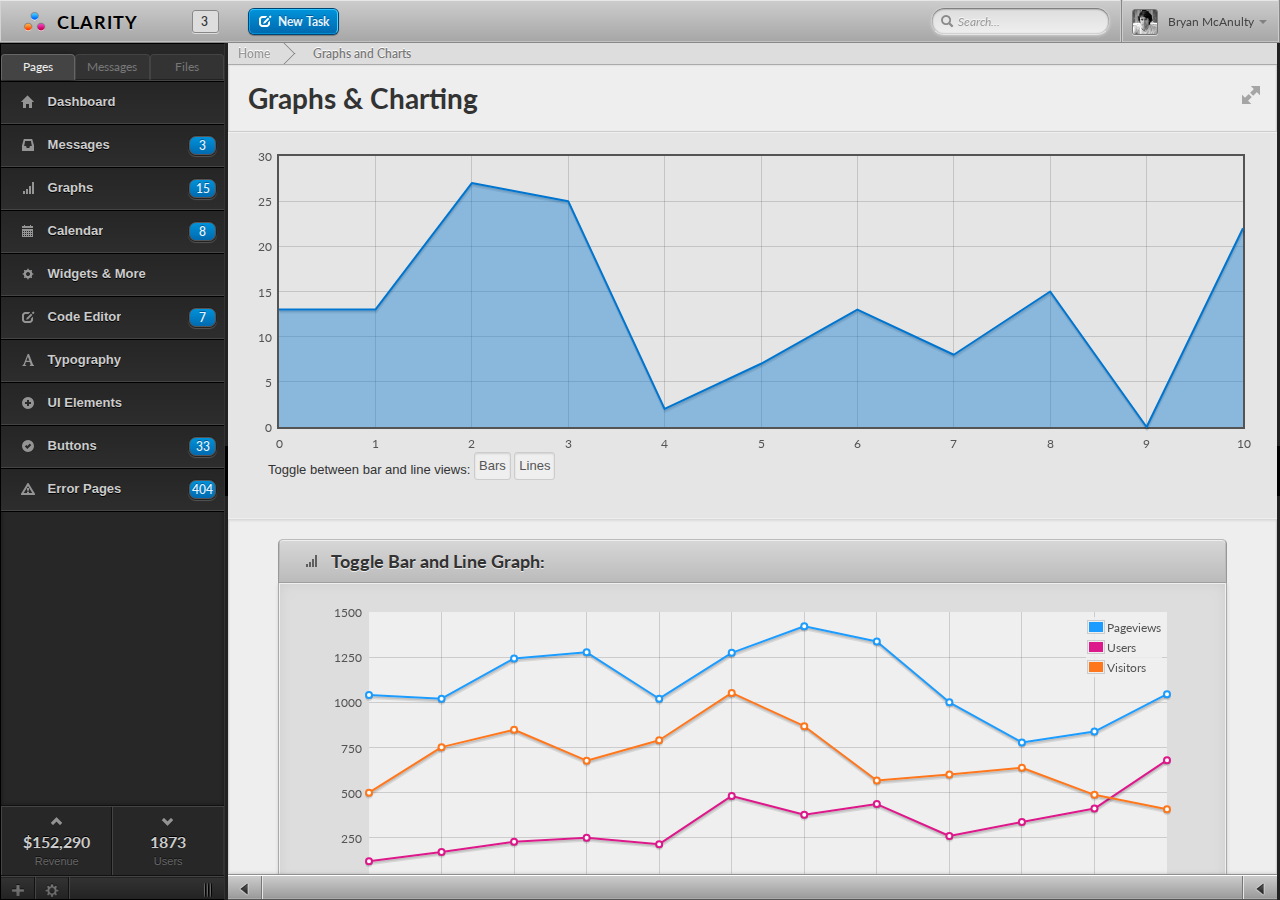
<file: graph-view.html>
﻿
<!DOCTYPE html>
<html>
  <head>
  <meta charset="utf-8">
    <title>Clarity</title>
    <meta name="apple-mobile-web-app-capable" content="yes">
    <meta name="apple-mobile-web-app-status-bar-style" content="black">

    <meta name="viewport" content="width=device-width, initial-scale=1.0, maximum-scale=1.0, user-scalable=no" />

    <link rel="stylesheet" href="css/bootstrap.css" type="text/css" media="all"/>
    <link rel="stylesheet" href="css/core.css" type="text/css" media="all"/>
    <link type="text/css" href="css/overcast/jquery-ui-1.8.20.custom.css" rel="stylesheet" />
    <link rel='stylesheet' type='text/css' href='css/fullcalendar.css' />

    <link href='http://fonts.googleapis.com/css?family=Lato:400,700,700italic' rel='stylesheet' type='text/css'>

    <link rel="stylesheet" media="screen" type="text/css" href="js/colorpicker/css/colorpicker.css" />
    <link rel="stylesheet" type="text/css" href="js/gritter/css/jquery.gritter.css" />
    <link rel="stylesheet" href="js/elrte-1.3/css/elrte.full-custom.css" type="text/css" media="screen" charset="utf-8">

    <script type="text/javascript" src="js/jquery-1.7.2.min.js"></script>
    <script type="text/javascript" src="js/jquery.layout.js"></script>
    <script type="text/javascript" src="js/bootstrap.js"></script>
    <script type="text/javascript" src="js/jquery-ui-1.8.20.custom.min.js"></script>

    <!--[if lte IE 8]><script language="javascript" type="text/javascript" src="js/flot/excanvas.min.js"></script><![endif]-->
    <script type="text/javascript" src="js/flot/jquery.flot.js"></script>
    <script type="text/javascript" src="js/flot/jquery.flot.resize.js"></script>
    <script type="text/javascript" src="js/flot/jquery.flot.pie.js"></script>
    <script type="text/javascript" src="js/jquery.sparkline.min.js"></script>
    <script type="text/javascript" src="js/styleswitcher.js"></script>
    <script type='text/javascript' src='js/fullcalendar/fullcalendar.min.js'></script>
    <script type="text/javascript" src="js/colorpicker/js/colorpicker.js"></script>
    <script type="text/javascript" src="js/jquery.dataTables.min.js"></script>
    <script type="text/javascript" src="js/gritter/js/jquery.gritter.js"></script>
    <script type="text/javascript" src="js/onmediaquery.min.js"></script>
    <script src="js/elrte-1.3/js/elrte.min.js" type="text/javascript" charset="utf-8"></script>

    <!-- Scripts inside js/application.js-->
    
    <script type="text/javascript" src="js/application-graphs.js"></script>
    <![if !IE]>
    <script type="text/javascript" src="js/responsive-other-pages.js"></script>
    <![endif]>

    <!--[if lte IE 10]><script language="javascript" type="text/javascript" src="js/responsive-other-pages-IE.js"></script><![endif]-->
  <script type="text/javascript">

  var _gaq = _gaq || [];
  _gaq.push(['_setAccount', 'UA-34088163-1']);
  _gaq.push(['_setDomainName', 'vibrance.co']);
  _gaq.push(['_trackPageview']);

  (function() {
    var ga = document.createElement('script'); ga.type = 'text/javascript'; ga.async = true;
    ga.src = ('https:' == document.location.protocol ? 'https://ssl' : 'http://www') + '.google-analytics.com/ga.js';
    var s = document.getElementsByTagName('script')[0]; s.parentNode.insertBefore(ga, s);
  })();

</script> 
  </head>
  <body>

    <div class="ui-layout-north topbar">
      <h1><img src="img/clarity-logo.png" />CLARITY</h1>
        <div class="notifyHeader">
        <span class="dropdown notifications" id="menu2">
            <a class="dropdown-toggle" id="notifyNumber" data-toggle="dropdown" href="#menu2">
              3
            </a>
            <ul class="dropdown-menu">
              <li>NOTIFICATIONS:</li>
              <li><a href="#"><img src="img/4.jpg" />
                            <h5>Catalina Butnaru</h5>
                             <i class="icon-envelope"></i> Sent you a message.<p>3 minutes ago.</p></a></li>
              <li><a href="#"><img src="img/BryanMcAnulty.png" />
                            <h5>Bryan McAnulty</h5>
                             <i class="icon-comment"></i> Posted a comment.<p>5 hours ago.</p></a></li>
              <li><a href="#"><img src="img/2.jpg" />
                            <h5>Ashley Green</h5>
                             <i class="icon-plus"></i> Uploaded a new file.<p>Yesterday</p></a></li>
              <li><a href="#"><img src="img/1.jpg" />
                            <h5>Matt Brink</h5>
                             <i class="icon-ok"></i> Completed a task.<p>Yesterday</p></a></li>
              <li><a href="#"><img src="img/3.jpg" />
                            <h5>Jack Koner</h5>
                             <i class="icon-comment"></i> Posted a comment.<p>Two days ago.</p></a></li>
              <li><a href="#">View all notifications.</a></li>
            </ul>
        </span>
        </div>
      <ul id="headerNav">
            <li class="headerNavList"><span class="dropdown" id="menu3">
                <a class="dropdown-toggle btn-navbar" data-toggle="dropdown" href="#menu3">
                  <span class="icon-bar"></span>
                  <span class="icon-bar"></span>
                  <span class="icon-bar"></span>
                </a>
                <ul class="dropdown-menu">
                  <li><a href="index.html"><i class="icon-home"></i> Dashboard</a></li>
                  <li class="divider"></li>
                  <li><a href="message-view.html"><i class="icon-inbox"></i> Messages</a></li>
                  <li class="divider"></li>
                  <li><a href="graph-view.html"><i class="icon-signal"></i> Graphs</a></li>
                  <li class="divider"></li>
                  <li><a href="calendar.html"><i class="icon-calendar"></i> Calendar</a></li>
                  <li class="divider"></li>
                  <li><a href="widgets.html"><i class="icon-cog"></i> Widgets &amp; More</a></li>
                  <li class="divider"></li>
                  <li><a href="typography.html"><i class="icon-font"></i> Typography</a></li>
                  <li class="divider"></li>
                  <li><a href="ui-elements.html"><i class="icon-plus-sign"></i> UI Elements</a></li>
                  <li class="divider"></li>
                  <li><a href="buttons.html"><i class="icon-ok-sign"></i> Buttons</a></li>
                  <li class="divider"></li>
                  <li><a href="error-pages.html"><i class="icon-warning-sign"></i> Error Pages</a></li>
                </ul>
            </span></li>
      </ul>
        <a class="btn theme-btn" data-toggle="modal" href="#myModal" ><i class="icon-edit icon-white"></i> New Task</a>
        
      <div id="search">
        <i class="icon-search search-inside"></i><input placeholder="Search..." type="text" />
      </div>
      <div class="login">
            <span class="dropdown" id="menu1">
                <a class="dropdown-toggle" data-toggle="dropdown" href="#menu1">
                  <img src="img/BryanMcAnulty.png" /> <span>Bryan McAnulty</span>
                  <b class="caret"></b>
                </a>
                <ul class="dropdown-menu">
                  <li><a href="settings.html">Account</a></li>
                  <li><a href="settings.html">Settings</a></li>
                  <li class="divider"></li>
                  <li><a href="login.html">Logout</a></li>
                </ul>
            </span>
        </div>
    </div> <!-- END Layout North -->
    
    <div class="ui-layout-west">
      
        <ul class="nav nav-tabs sidebar-tabs">
          <li class="active"><a href="#1" data-toggle="tab">Pages</a></li>
          <li><a href="#2" data-toggle="tab">Messages</a></li>
          <li><a href="#3" data-toggle="tab">Files</a></li>
        </ul>
        <div class="tab-content ui-layout-content">
            <div class="tab-pane active" id="1">
                <ul>
                    <a href="index.html"><li class="list-box">
                      <p><i class="icon-home icon-white"></i> Dashboard </p>
                    </li></a>
                    <a href="message-view.html"><li class="list-box">
                      <p><i class="icon-inbox icon-white"></i> Messages </p><span class="badge">3</span>
                    </li></a>
                    <a href="graph-view.html"><li class="list-box">
                      <p><i class="icon-signal icon-white"></i> Graphs </p><span class="badge">15</span>
                    </li></a>
                    <a href="calendar.html"><li class="list-box">
                      <p><i class="icon-calendar icon-white"></i> Calendar </p><span class="badge">8</span>
                    </li></a>
                    <a href="widgets.html"><li class="list-box">
                      <p><i class="icon-cog icon-white"></i> Widgets &amp; More </p>
                    </li>
                    <a href="code-editor.html"><li class="list-box">
                      <p><i class="icon-edit icon-white"></i> Code Editor </p><span class="badge">7</span>
                    </li></a>
                    <a href="typography.html"><li class="list-box">
                      <p><i class="icon-font icon-white"></i> Typography </p>
                    </li></a>
                    <a href="ui-elements.html"><li class="list-box">
                      <p><i class="icon-plus-sign icon-white"></i> UI Elements </p>
                    </li></a>
                    <a href="buttons.html"><li class="list-box">
                      <p><i class="icon-ok-sign icon-white"></i> Buttons </p><span class="badge">33</span>
                    </li></a>
                    <a href="error-pages.html"><li class="list-box">
                      <p><i class="icon-warning-sign icon-white"></i> Error Pages </p><span class="badge">404</span>
                    </li></a>
                </ul>
                
            </div>
            <div class="tab-pane" id="2">
                <div class="message-box">
                    <img src="img/BryanMcAnulty.png" />
                    <h5>Bryan McAnulty <span>Today at 3:36pm</span></h5>
                    <p>Check out all the features here! Make sure to click around everywhere so you don't miss anything.</p>
                    <a href="#replyModal" data-toggle="modal" class="reply-to"><i class="icon-share-alt icon-white"></i> Reply</a>
                </div>
                <div class="message-box">
                    <img src="img/2.jpg" />
                    <h5>Ashley Green <span>July 29th, 2012 12:31pm</span></h5>
                    <p>Make sure to check your notifictions by clicking the "3" in the top left corner.</p>
                    <a href="#replyModal" data-toggle="modal" class="reply-to"><i class="icon-share-alt icon-white"></i> Reply</a>
                </div>
                <div class="message-box">
                    <img src="img/4.jpg" />
                    <h5>Catalina Butnaru <span>July 28th, 2012 11:26am</span></h5>
                    <p>Try collapsing and expanding the left and right sidebars using the buttons in the footer.</p>
                    <a href="#replyModal" data-toggle="modal" class="reply-to"><i class="icon-share-alt icon-white"></i> Reply</a>
                </div>
                <div class="message-box">
                    <img src="img/3.jpg" />
                    <h5>Jack Koner <span>July 27th, 2012 2:16pm</span></h5>
                    <p>Also look through the different tabs on each of the sidebars.</p>
                    <a href="#replyModal" data-toggle="modal" class="reply-to"><i class="icon-share-alt icon-white"></i> Reply</a>
                </div>
                <div class="message-box">
                    <img src="img/avatar-profile.png" />
                    <h5>New User <span>July 25th, 2012 3:01pm</span></h5>
                    <p>I need to add a profile image.</p>
                    <a href="#replyModal" data-toggle="modal" class="reply-to"><i class="icon-share-alt icon-white"></i> Reply</a>
                </div>
                <div class="message-box">
                    <img src="img/1.jpg" />
                    <h5>Matt Brink <span>July 24th, 2012 5:02pm</span></h5>
                    <p>Uploaded a new file Build a Web App project.</p>
                    <a href="#replyModal" data-toggle="modal" class="reply-to"><i class="icon-share-alt icon-white"></i> Reply</a>
                </div>
                <div class="message-box">
                    <img src="img/BryanMcAnulty.png" />
                    <h5>Bryan McAnulty <span>July 20th, 2012 1:42pm</span></h5>
                    <p>Added a new comment to the Build a Web App project.</p>
                    <a href="#replyModal" data-toggle="modal" class="reply-to"><i class="icon-share-alt icon-white"></i> Reply</a>
                </div>
                <div class="message-box">
                    <img src="img/avatar-profile.png" />
                    <h5>New User <span>July 19th, 2012 2:35pm</span></h5>
                    <p>Uploaded a new file to the Client Redesign Project.</p>
                    <a href="#replyModal" data-toggle="modal" class="reply-to"><i class="icon-share-alt icon-white"></i> Reply</a>
                </div> 
                <p>Date: <div id="datepicker"></div></p>    
            </div>
            <div class="tab-pane files-pane" id="3">
                <strong>Project Files:</strong>
                <ul>
                <li><i class="icon-folder-open icon-white"></i>Main-Files</li>
                  <ul>
                      <li><i class="icon-file icon-white"></i>index.html</li>
                      <li><i class="icon-file icon-white"></i>settings.html</li>
                      <li><i class="icon-file icon-white"></i>header.html</li>
                      <li><i class="icon-folder-open icon-white"></i>More-Files</li>
                      <ul>
                          <li><i class="icon-file icon-white"></i>jquery.js</li>
                          <li><i class="icon-file icon-white"></i>javascript.js</li>
                          <li><i class="icon-file icon-white"></i>three.css</li>
                          <li><i class="icon-file icon-white"></i>four.css</li>
                          <li><i class="icon-file icon-white"></i>five.css</li>
                      </ul>
                      <li><i class="icon-file icon-white"></i>four.html.erb</li>
                      <li><i class="icon-file icon-white"></i>five.html.erb</li>
                  </ul>
                <li><i class="icon-folder-open icon-white"></i>Main-Files</li>
                  <ul>
                      <li><i class="icon-file icon-white"></i>index.html</li>
                      <li><i class="icon-file icon-white"></i>settings.html</li>
                      <li><i class="icon-file icon-white"></i>header.html</li>
                      <li><i class="icon-folder-open icon-white"></i>More-Files</li>
                      <ul>
                          <li><i class="icon-file icon-white"></i>jquery.js</li>
                          <li><i class="icon-file icon-white"></i>javascript.js</li>
                          <li><i class="icon-file icon-white"></i>three.css</li>
                          <li><i class="icon-file icon-white"></i>four.css</li>
                          <li><i class="icon-file icon-white"></i>five.css</li>
                      </ul>
                      <li><i class="icon-file icon-white"></i>four.html.erb</li>
                      <li><i class="icon-file icon-white"></i>five.html.erb</li>
                  </ul>
                <li><i class="icon-folder-open icon-white"></i>Main-Files</li>
                  <ul>
                      <li><i class="icon-file icon-white"></i>index.html</li>
                      <li><i class="icon-file icon-white"></i>settings.html</li>
                      <li><i class="icon-file icon-white"></i>header.html</li>
                      <li><i class="icon-folder-open icon-white"></i>More-Files</li>
                      <ul>
                          <li><i class="icon-file icon-white"></i>jquery.js</li>
                          <li><i class="icon-file icon-white"></i>javascript.js</li>
                          <li><i class="icon-file icon-white"></i>three.css</li>
                          <li><i class="icon-file icon-white"></i>four.css</li>
                          <li><i class="icon-file icon-white"></i>five.css</li>
                      </ul>
                      <li><i class="icon-file icon-white"></i>four.html.erb</li>
                      <li><i class="icon-file icon-white"></i>five.html.erb</li>
                  </ul>
                </ul>
            </div>
        </div>
        
  <div class="sidebarFooterStats">
        <div>
            <i class="icon-chevron-up icon-white"></i>
            <strong>$152,290</strong>
            <p>Revenue</p> 
        </div>
        <div>
            <i class="icon-chevron-down icon-white"></i>
            <strong>1873</strong>
            <p>Users</p> 
        </div>
    </div>
  <div class="sidebarFooter">
    <button id="newb">New</button>
    <button id="settingsb">Settings</button>
    <div id="dragb" class="ui-layout-resizer
           ui-layout-resizer-west
           ui-layout-resizer-open
           ui-layout-resizer-west-open">
        </div>
  </div>

    </div> <!-- END Layout West -->
    
    <div class="ui-layout-south footer">
      
    </div> <!-- END Layout South -->
    
    <div class="ui-layout-east">
      
        <div class="ui-layout-content"> 
            
            <div class="accordion" id="accordion2">
            <div class="accordion-group">
              <div class="accordion-heading">
                <a class="accordion-toggle" data-toggle="collapse" data-parent="#accordion2" href="#collapseOne">
                  Sidebar Profile Information
                </a>
              </div>
              <div id="collapseOne" class="accordion-body in collapse">
                <div class="accordion-inner">
                    <div class="message-box">
                        <img src="img/4.jpg" />
                        <h5>Catalina Butnaru <span>July 25th, 2012 4:53pm</span></h5>
                        <p>Place information about customers or teammates here.</p>
                        <br>
                            <p><i class="icon-plus icon-white"></i> 4 Open Cases</p>
                            <p><i class="icon-check icon-white"></i> 11 Tasks Assigned</p>
                            <p><i class="icon-inbox icon-white"></i> 9 Messages</p>
                        <br>
                        <div class="progress">
                          <div class="bar"
                               style="width: 60%;"></div>
                        </div>
                        <div id="datepicker"></div>
                    </div>
                </div>
              </div>
            </div>
            <div class="accordion-group">
              <div class="accordion-heading">
                <a class="accordion-toggle" data-toggle="collapse" data-parent="#accordion2" href="#collapseTwo">
                  More Collapsed Sidebar Info
                </a>
              </div>
                <div id="collapseTwo" class="accordion-body collapse">
                    <div class="accordion-inner">
                        <p><strong>Add Any Type of Content</strong></p>
                        <p>Easily create sidebar footers, more collapsable panels, tabs and more.</p>
                        <p>Anim pariatur cliche reprehenderit, enim eiusmod high life accusamus terry richardson ad squid. 3 wolf moon officia aute, non cupidatat skateboard dolor brunch. Food truck quinoa nesciunt laborum eiusmod. Brunch 3 wolf moon tempor, sunt aliqua put a bird on it squid single-origin coffee nulla assumenda shoreditch et. Nihil anim keffiyeh helvetica, craft beer labore wes anderson cred nesciunt sapiente ea proident. Ad vegan excepteur butcher vice lomo. Leggings occaecat craft beer farm-to-table, raw denim aesthetic synth nesciunt you probably haven't heard of them accusamus labore sustainable VHS.</p>
                    </div>
                </div>
            </div>
          </div>

        </div> <!-- /sidebarTabs -->
        
        <div class="sidebarFooter">
            
        </div>
    </div> <!-- END Layout East -->
            
  <div class="ui-layout-center">
    <div id="view-holder" class="ui-layout-content">
        <ul class="breadcrumb">
            <li><a href="#">Home</a></li>
            <li><a href="#">Graphs and Charts</a></li>
        </ul>
        <h1 class="message-header">Graphs &amp; Charting</h1>
        <button id="fullscreenb"><i class="icon-fullscreen"></i></button>
        <div class="dashTop">
            <div id="stackedChart" style="width:auto;height:300px;margin: 0 30px;"></div>
            <p class="graphControls">
            <span style="margin-left:40px;">Toggle between bar and line views:</span>
            <input type="button" value="Bars">
            <input type="button" value="Lines">
            </p>
        </div>
        <div class="dashRow">
        <div class="row-fluid">
            <div class="span12">
            <h2 class="dashHead"><i class="icon-signal"></i> Toggle Bar and Line Graph:</h2>
                <div class="dashWidget autoHeight">
                    <div id="lineChart"></div>
                </div>
            </div>
        </div>
        
        <div class="row-fluid">
            <div class="span12">
            <h2 class="dashHead"><i class="icon-signal"></i> Easily Customize Chart Style:</h2>
                <div class="dashWidget autoHeight">
                    <div id="lineChart2" style="width:auto;height:300px;margin: 0 30px;"></div>
                </div>
            </div>
        </div>
        
        <div class="row-fluid">
            <div class="span6">
            <h2 class="dashHead"><i class="icon-signal"></i> Pie Chart:</h2>
                <div class="dashWidget autoHeight noPadding">
                    <div id="pie" style="width:350px;height:350px;margin:0 auto;"></div>
                </div>
            </div>
            <div class="span6">
            <h2 class="dashHead"><i class="icon-signal"></i> Donut Chart:</h2>
                <div class="dashWidget autoHeight noPadding">
                    <div id="donut" style="width:350px;height:350px;margin:0 auto;"></div>
                </div>
            </div>
        </div>
        
        <div class="row-fluid">
            <div class="span12">
            <h2 class="dashHead"><i class="icon-signal"></i> Realtime Charts:</h2>
                <div class="dashWidget autoHeight">
                    <div id="liveChart" style="width:auto;height:200px;"></div>
                </div>
            </div>
        </div>
        
        <div class="row-fluid">
            <div class="span12">
            <h2 class="dashHead"><i class="icon-signal"></i> Sparklines and Mini Charts:</h2>
                <div class="dashWidget autoHeight">
                    <div class="statsBox">
                        <div class="singleStat">
                             <div><strong class="statNumber">1,052</strong> Visitors</div> <div class="inlinesparkline statGraph">1,4,4,7,5,9,10</div>
                         </div>
                         <div class="singleStat">
                             <div><strong class="statNumber">1,468</strong> Pageviews</div> <div class="dynamicsparkline statGraph">Loading..</div>
                         </div>
                    </div>
                    <div class="statsBox">
                        <div class="singleStat">
                             <div><strong class="statNumber">916</strong> Members</div> <div class="dynamicbar statGraph">Loading..</div>
                         </div>
                         <div class="singleStat">
                             <div><strong class="statNumber">286</strong> New Users</div> <div class="inlinebar statGraph">1,3,4,5,3,5</div>
                         </div>
                    </div>
                    <div class="statsBox">
                        <div class="singleStat">
                             <div><strong class="statNumber">267</strong> Task Types</div> <div class="piespark statGraph">Loading..</div>
                         </div>
                         <div class="singleStat">
                             <div><strong class="statNumber">34</strong> Messages</div> <div class="piespark2 statGraph">Loading..</div>
                         </div>
                    </div>
                </div>   
            </div>
        </div>
        </div>

    </div> <!-- END view-holder -->
    <div class="codeFooter">
      <button id="slideleftb" class="closed">Slide West</button>
      
      <button id="sliderightb" class="closed">Slide East</button> 
    </div>

</div> <!-- END Layout Center -->

<!--Modal Window Templates-->
    <div class="modal fade" id="myModal">
          <div class="modal-header">
            <a class="close" data-dismiss="modal">×</a>
            <h3>Add a New Task</h3>
          </div>
          <div class="modal-body">
            <h3>Title:</h3>
            <input type="text" placeholder="Title">
            <h4>Description:</h4>
            <textarea style="width:98%; height:100px;" placeholder="Describe your task..."></textarea>
            <p>Lots of things can go here...</p>
          </div>
          <div class="modal-footer">
            <a href="#" class="btn btn-primary">Save Task</a>
          </div>
    </div>
    <div class="modal fade" id="replyModal">
          <div class="modal-header">
            <a class="close" data-dismiss="modal">×</a>
            <h3>Reply:</h3>
          </div>
          <div class="modal-body">
            <textarea style="width:98%; height:100px;"></textarea>
          </div>
          <div class="modal-footer">
            <a href="#" class="btn btn-primary">Post Reply</a>
          </div>
    </div>

</body>
</html>
</file>
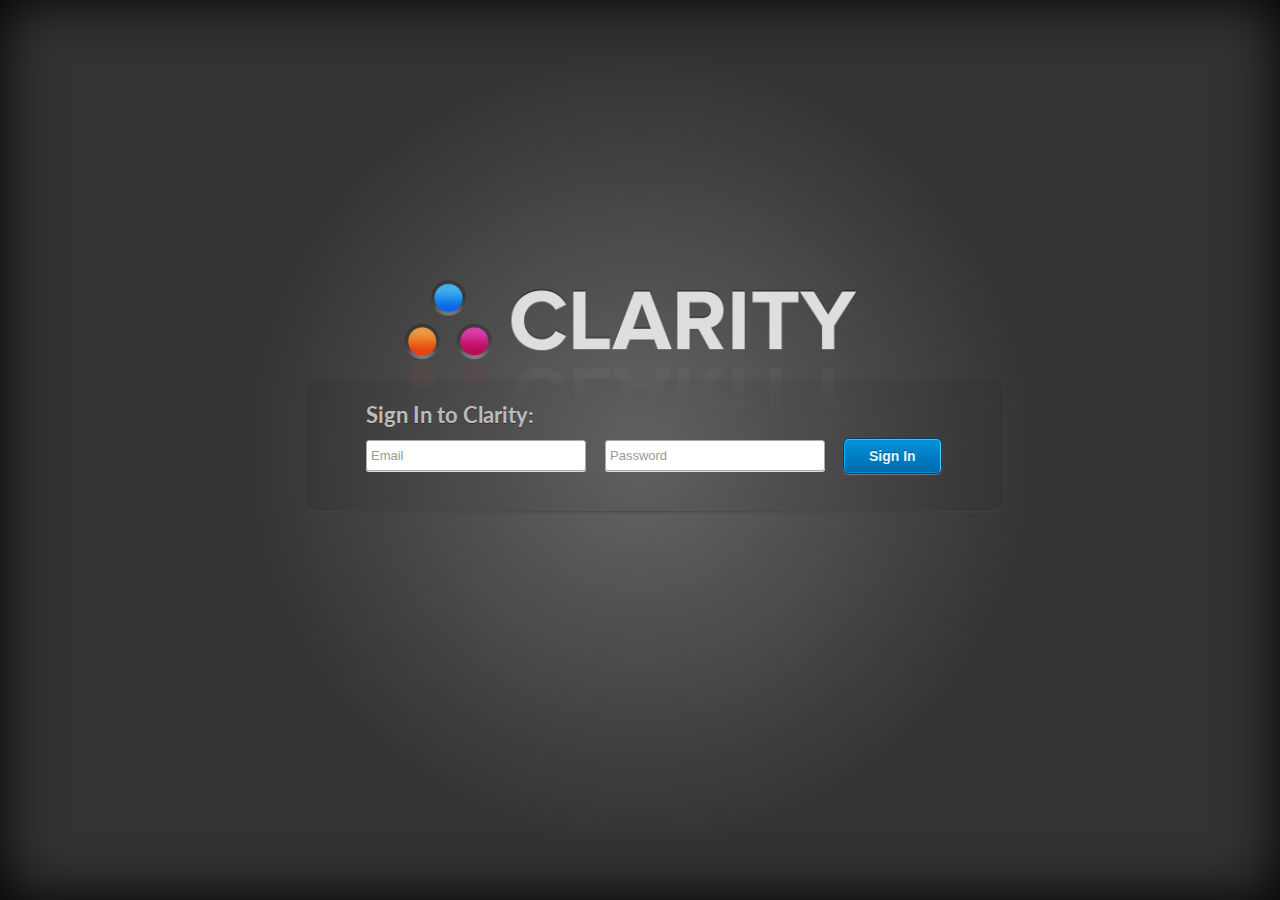
<file: login.html>
<!DOCTYPE html>
<html>
<head>
<meta charset="utf-8">
<title>Clarity</title>

<!-- Mobile viewport optimized: j.mp/bplateviewport -->
<meta name="viewport" content="width=device-width,initial-scale=1">

<link rel="stylesheet" href="css/bootstrap.css" type="text/css" media="all"/>
<link rel="stylesheet" href="css/core.css" type="text/css" media="all"/>

<link href='http://fonts.googleapis.com/css?family=Lato:400,700,700italic' rel='stylesheet' type='text/css'>

<script type="text/javascript" src="js/jquery-1.7.2.min.js"></script>
<script type="text/javascript" src="js/bootstrap.js"></script>
<script type="text/javascript">

  var _gaq = _gaq || [];
  _gaq.push(['_setAccount', 'UA-34088163-1']);
  _gaq.push(['_setDomainName', 'vibrance.co']);
  _gaq.push(['_trackPageview']);

  (function() {
    var ga = document.createElement('script'); ga.type = 'text/javascript'; ga.async = true;
    ga.src = ('https:' == document.location.protocol ? 'https://ssl' : 'http://www') + '.google-analytics.com/ga.js';
    var s = document.getElementsByTagName('script')[0]; s.parentNode.insertBefore(ga, s);
  })();

</script>
</head>
<body>

<div class="signinBox">
  <div id="signinHold"> 
      <div class="imgContain">
        <img alt="Clarity" src="img/Clarity-Logo-Large.png" />
      </div>
    <div class="signin">
        
        <h2>Sign In to Clarity:</h2>
        <form accept-charset="UTF-8" action="index.html" method="post">
        <input size="30" type="email" placeholder="Email" />

        <input size="30" type="password" placeholder="Password" />
        <button class="btn-primary btn btn-large" id="signin-btn" href="index.html">Sign In</button>
        
        </form>

    </div>
  </div>
</div>
</body>
</html>
</file>
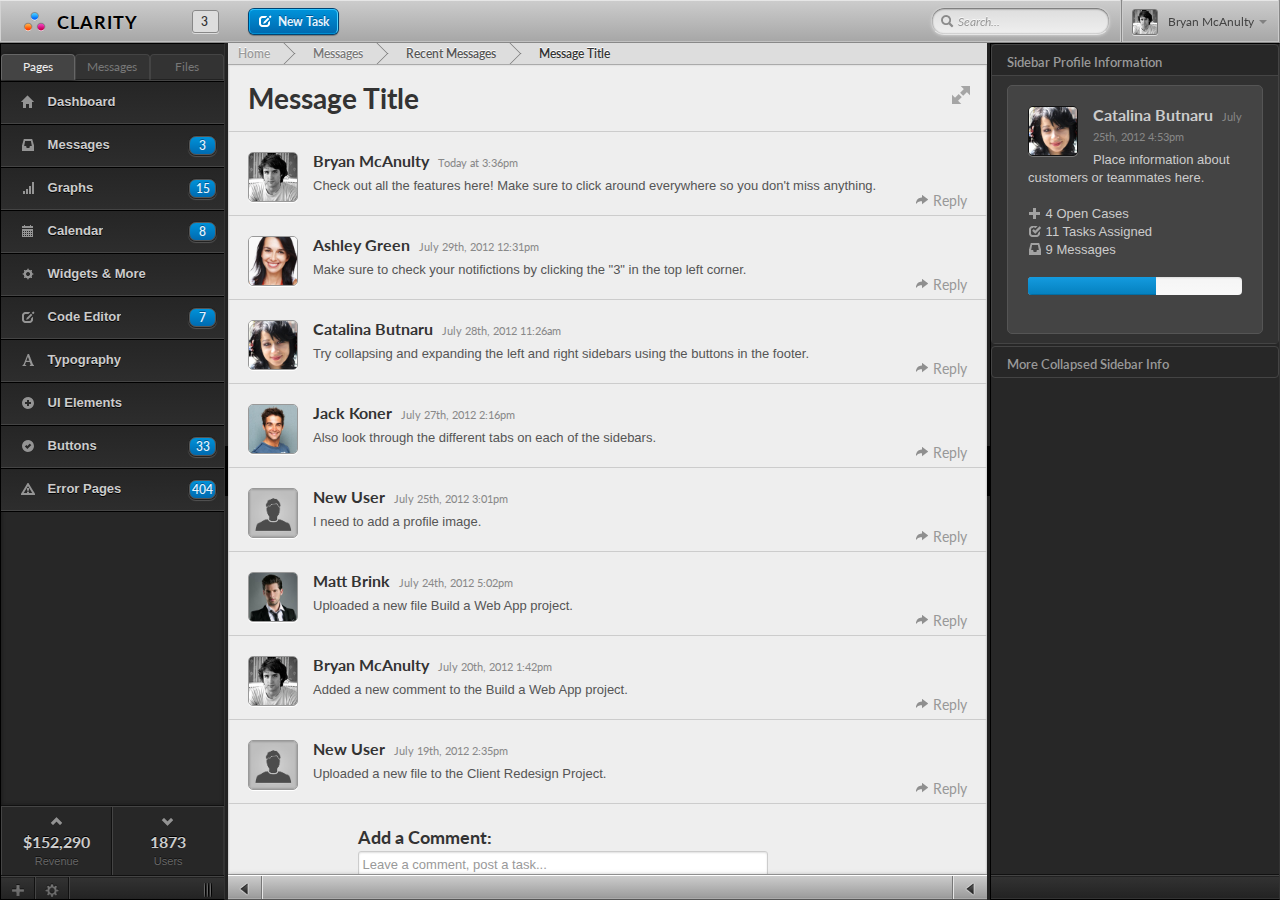
<file: message-view.html>
﻿
<!DOCTYPE html>
<html>
  <head>
  <meta charset="utf-8">
    <title>Clarity</title>
    <meta name="apple-mobile-web-app-capable" content="yes">
    <meta name="apple-mobile-web-app-status-bar-style" content="black">

    <meta name="viewport" content="width=device-width, initial-scale=1.0, maximum-scale=1.0, user-scalable=no" />

    <link rel="stylesheet" href="css/bootstrap.css" type="text/css" media="all"/>
    <link rel="stylesheet" href="css/core.css" type="text/css" media="all"/>
    <link type="text/css" href="css/overcast/jquery-ui-1.8.20.custom.css" rel="stylesheet" />
    <link rel='stylesheet' type='text/css' href='css/fullcalendar.css' />

    <link href='http://fonts.googleapis.com/css?family=Lato:400,700,700italic' rel='stylesheet' type='text/css'>

    <link rel="stylesheet" media="screen" type="text/css" href="js/colorpicker/css/colorpicker.css" />
    <link rel="stylesheet" type="text/css" href="js/gritter/css/jquery.gritter.css" />
    <link rel="stylesheet" href="js/elrte-1.3/css/elrte.full-custom.css" type="text/css" media="screen" charset="utf-8">

    <script type="text/javascript" src="js/jquery-1.7.2.min.js"></script>
    <script type="text/javascript" src="js/jquery.layout.js"></script>
    <script type="text/javascript" src="js/bootstrap.js"></script>
    <script type="text/javascript" src="js/jquery-ui-1.8.20.custom.min.js"></script>

    <!--[if lte IE 8]><script language="javascript" type="text/javascript" src="js/flot/excanvas.min.js"></script><![endif]-->
    <script type="text/javascript" src="js/flot/jquery.flot.js"></script>
    <script type="text/javascript" src="js/flot/jquery.flot.resize.js"></script>
    <script type="text/javascript" src="js/flot/jquery.flot.pie.js"></script>
    <script type="text/javascript" src="js/jquery.sparkline.min.js"></script>
    <script type="text/javascript" src="js/styleswitcher.js"></script>
    <script type='text/javascript' src='js/fullcalendar/fullcalendar.min.js'></script>
    <script type="text/javascript" src="js/colorpicker/js/colorpicker.js"></script>
    <script type="text/javascript" src="js/jquery.dataTables.min.js"></script>
    <script type="text/javascript" src="js/gritter/js/jquery.gritter.js"></script>
    <script type="text/javascript" src="js/onmediaquery.min.js"></script>
    <script src="js/elrte-1.3/js/elrte.min.js" type="text/javascript" charset="utf-8"></script>

    <!-- Scripts inside js/application.js-->
    
    <script type="text/javascript" src="js/application-other-pages.js"></script>
    <![if !IE]>
    <script type="text/javascript" src="js/responsive-messages.js"></script>
    <![endif]>

    <!--[if lte IE 10]><script language="javascript" type="text/javascript" src="js/responsive-messages-IE.js"></script><![endif]-->
   <script type="text/javascript">

  var _gaq = _gaq || [];
  _gaq.push(['_setAccount', 'UA-34088163-1']);
  _gaq.push(['_setDomainName', 'vibrance.co']);
  _gaq.push(['_trackPageview']);

  (function() {
    var ga = document.createElement('script'); ga.type = 'text/javascript'; ga.async = true;
    ga.src = ('https:' == document.location.protocol ? 'https://ssl' : 'http://www') + '.google-analytics.com/ga.js';
    var s = document.getElementsByTagName('script')[0]; s.parentNode.insertBefore(ga, s);
  })();

</script>
  </head>
  <body>

    <div class="ui-layout-north topbar">
      <h1><img src="img/clarity-logo.png" />CLARITY</h1>
        <div class="notifyHeader">
        <span class="dropdown notifications" id="menu2">
            <a class="dropdown-toggle" id="notifyNumber" data-toggle="dropdown" href="#menu2">
              3
            </a>
            <ul class="dropdown-menu">
              <li>NOTIFICATIONS:</li>
              <li><a href="#"><img src="img/4.jpg" />
                            <h5>Catalina Butnaru</h5>
                             <i class="icon-envelope"></i> Sent you a message.<p>3 minutes ago.</p></a></li>
              <li><a href="#"><img src="img/BryanMcAnulty.png" />
                            <h5>Bryan McAnulty</h5>
                             <i class="icon-comment"></i> Posted a comment.<p>5 hours ago.</p></a></li>
              <li><a href="#"><img src="img/2.jpg" />
                            <h5>Ashley Green</h5>
                             <i class="icon-plus"></i> Uploaded a new file.<p>Yesterday</p></a></li>
              <li><a href="#"><img src="img/1.jpg" />
                            <h5>Matt Brink</h5>
                             <i class="icon-ok"></i> Completed a task.<p>Yesterday</p></a></li>
              <li><a href="#"><img src="img/3.jpg" />
                            <h5>Jack Koner</h5>
                             <i class="icon-comment"></i> Posted a comment.<p>Two days ago.</p></a></li>
              <li><a href="#">View all notifications.</a></li>
            </ul>
        </span>
        </div>
      <ul id="headerNav">
            <li class="headerNavList"><span class="dropdown" id="menu3">
                <a class="dropdown-toggle btn-navbar" data-toggle="dropdown" href="#menu3">
                  <span class="icon-bar"></span>
                  <span class="icon-bar"></span>
                  <span class="icon-bar"></span>
                </a>
                <ul class="dropdown-menu">
                  <li><a href="index.html"><i class="icon-home"></i> Dashboard</a></li>
                  <li class="divider"></li>
                  <li><a href="message-view.html"><i class="icon-inbox"></i> Messages</a></li>
                  <li class="divider"></li>
                  <li><a href="graph-view.html"><i class="icon-signal"></i> Graphs</a></li>
                  <li class="divider"></li>
                  <li><a href="calendar.html"><i class="icon-calendar"></i> Calendar</a></li>
                  <li class="divider"></li>
                  <li><a href="widgets.html"><i class="icon-cog"></i> Widgets &amp; More</a></li>
                  <li class="divider"></li>
                  <li><a href="typography.html"><i class="icon-font"></i> Typography</a></li>
                  <li class="divider"></li>
                  <li><a href="ui-elements.html"><i class="icon-plus-sign"></i> UI Elements</a></li>
                  <li class="divider"></li>
                  <li><a href="buttons.html"><i class="icon-ok-sign"></i> Buttons</a></li>
                  <li class="divider"></li>
                  <li><a href="error-pages.html"><i class="icon-warning-sign"></i> Error Pages</a></li>
                </ul>
            </span></li>
      </ul>
        <a class="btn theme-btn" data-toggle="modal" href="#myModal" ><i class="icon-edit icon-white"></i> New Task</a>
        
      <div id="search">
        <i class="icon-search search-inside"></i><input placeholder="Search..." type="text" />
      </div>
      <div class="login">
            <span class="dropdown" id="menu1">
                <a class="dropdown-toggle" data-toggle="dropdown" href="#menu1">
                  <img src="img/BryanMcAnulty.png" /> <span>Bryan McAnulty</span>
                  <b class="caret"></b>
                </a>
                <ul class="dropdown-menu">
                  <li><a href="settings.html">Account</a></li>
                  <li><a href="settings.html">Settings</a></li>
                  <li class="divider"></li>
                  <li><a href="login.html">Logout</a></li>
                </ul>
            </span>
        </div>
    </div> <!-- END Layout North -->
    
    <div class="ui-layout-west">
      
        <ul class="nav nav-tabs sidebar-tabs">
          <li class="active"><a href="#1" data-toggle="tab">Pages</a></li>
          <li><a href="#2" data-toggle="tab">Messages</a></li>
          <li><a href="#3" data-toggle="tab">Files</a></li>
        </ul>
        <div class="tab-content ui-layout-content">
            <div class="tab-pane active" id="1">
                <ul>
                    <a href="index.html"><li class="list-box">
                      <p><i class="icon-home icon-white"></i> Dashboard </p>
                    </li></a>
                    <a href="message-view.html"><li class="list-box">
                      <p><i class="icon-inbox icon-white"></i> Messages </p><span class="badge">3</span>
                    </li></a>
                    <a href="graph-view.html"><li class="list-box">
                      <p><i class="icon-signal icon-white"></i> Graphs </p><span class="badge">15</span>
                    </li></a>
                    <a href="calendar.html"><li class="list-box">
                      <p><i class="icon-calendar icon-white"></i> Calendar </p><span class="badge">8</span>
                    </li></a>
                    <a href="widgets.html"><li class="list-box">
                      <p><i class="icon-cog icon-white"></i> Widgets &amp; More </p>
                    </li>
                    <a href="code-editor.html"><li class="list-box">
                      <p><i class="icon-edit icon-white"></i> Code Editor </p><span class="badge">7</span>
                    </li></a>
                    <a href="typography.html"><li class="list-box">
                      <p><i class="icon-font icon-white"></i> Typography </p>
                    </li></a>
                    <a href="ui-elements.html"><li class="list-box">
                      <p><i class="icon-plus-sign icon-white"></i> UI Elements </p>
                    </li></a>
                    <a href="buttons.html"><li class="list-box">
                      <p><i class="icon-ok-sign icon-white"></i> Buttons </p><span class="badge">33</span>
                    </li></a>
                    <a href="error-pages.html"><li class="list-box">
                      <p><i class="icon-warning-sign icon-white"></i> Error Pages </p><span class="badge">404</span>
                    </li></a>
                </ul>
                
            </div>
            <div class="tab-pane" id="2">
                <div class="message-box">
                    <img src="img/BryanMcAnulty.png" />
                    <h5>Bryan McAnulty <span>Today at 3:36pm</span></h5>
                    <p>Check out all the features here! Make sure to click around everywhere so you don't miss anything.</p>
                    <a href="#replyModal" data-toggle="modal" class="reply-to"><i class="icon-share-alt icon-white"></i> Reply</a>
                </div>
                <div class="message-box">
                    <img src="img/2.jpg" />
                    <h5>Ashley Green <span>July 29th, 2012 12:31pm</span></h5>
                    <p>Make sure to check your notifictions by clicking the "3" in the top left corner.</p>
                    <a href="#replyModal" data-toggle="modal" class="reply-to"><i class="icon-share-alt icon-white"></i> Reply</a>
                </div>
                <div class="message-box">
                    <img src="img/4.jpg" />
                    <h5>Catalina Butnaru <span>July 28th, 2012 11:26am</span></h5>
                    <p>Try collapsing and expanding the left and right sidebars using the buttons in the footer.</p>
                    <a href="#replyModal" data-toggle="modal" class="reply-to"><i class="icon-share-alt icon-white"></i> Reply</a>
                </div>
                <div class="message-box">
                    <img src="img/3.jpg" />
                    <h5>Jack Koner <span>July 27th, 2012 2:16pm</span></h5>
                    <p>Also look through the different tabs on each of the sidebars.</p>
                    <a href="#replyModal" data-toggle="modal" class="reply-to"><i class="icon-share-alt icon-white"></i> Reply</a>
                </div>
                <div class="message-box">
                    <img src="img/avatar-profile.png" />
                    <h5>New User <span>July 25th, 2012 3:01pm</span></h5>
                    <p>I need to add a profile image.</p>
                    <a href="#replyModal" data-toggle="modal" class="reply-to"><i class="icon-share-alt icon-white"></i> Reply</a>
                </div>
                <div class="message-box">
                    <img src="img/1.jpg" />
                    <h5>Matt Brink <span>July 24th, 2012 5:02pm</span></h5>
                    <p>Uploaded a new file Build a Web App project.</p>
                    <a href="#replyModal" data-toggle="modal" class="reply-to"><i class="icon-share-alt icon-white"></i> Reply</a>
                </div>
                <div class="message-box">
                    <img src="img/BryanMcAnulty.png" />
                    <h5>Bryan McAnulty <span>July 20th, 2012 1:42pm</span></h5>
                    <p>Added a new comment to the Build a Web App project.</p>
                    <a href="#replyModal" data-toggle="modal" class="reply-to"><i class="icon-share-alt icon-white"></i> Reply</a>
                </div>
                <div class="message-box">
                    <img src="img/avatar-profile.png" />
                    <h5>New User <span>July 19th, 2012 2:35pm</span></h5>
                    <p>Uploaded a new file to the Client Redesign Project.</p>
                    <a href="#replyModal" data-toggle="modal" class="reply-to"><i class="icon-share-alt icon-white"></i> Reply</a>
                </div> 
                <p>Date: <div id="datepicker"></div></p>    
            </div>
            <div class="tab-pane files-pane" id="3">
                <strong>Project Files:</strong>
                <ul>
                <li><i class="icon-folder-open icon-white"></i>Main-Files</li>
                  <ul>
                      <li><i class="icon-file icon-white"></i>index.html</li>
                      <li><i class="icon-file icon-white"></i>settings.html</li>
                      <li><i class="icon-file icon-white"></i>header.html</li>
                      <li><i class="icon-folder-open icon-white"></i>More-Files</li>
                      <ul>
                          <li><i class="icon-file icon-white"></i>jquery.js</li>
                          <li><i class="icon-file icon-white"></i>javascript.js</li>
                          <li><i class="icon-file icon-white"></i>three.css</li>
                          <li><i class="icon-file icon-white"></i>four.css</li>
                          <li><i class="icon-file icon-white"></i>five.css</li>
                      </ul>
                      <li><i class="icon-file icon-white"></i>four.html.erb</li>
                      <li><i class="icon-file icon-white"></i>five.html.erb</li>
                  </ul>
                <li><i class="icon-folder-open icon-white"></i>Main-Files</li>
                  <ul>
                      <li><i class="icon-file icon-white"></i>index.html</li>
                      <li><i class="icon-file icon-white"></i>settings.html</li>
                      <li><i class="icon-file icon-white"></i>header.html</li>
                      <li><i class="icon-folder-open icon-white"></i>More-Files</li>
                      <ul>
                          <li><i class="icon-file icon-white"></i>jquery.js</li>
                          <li><i class="icon-file icon-white"></i>javascript.js</li>
                          <li><i class="icon-file icon-white"></i>three.css</li>
                          <li><i class="icon-file icon-white"></i>four.css</li>
                          <li><i class="icon-file icon-white"></i>five.css</li>
                      </ul>
                      <li><i class="icon-file icon-white"></i>four.html.erb</li>
                      <li><i class="icon-file icon-white"></i>five.html.erb</li>
                  </ul>
                <li><i class="icon-folder-open icon-white"></i>Main-Files</li>
                  <ul>
                      <li><i class="icon-file icon-white"></i>index.html</li>
                      <li><i class="icon-file icon-white"></i>settings.html</li>
                      <li><i class="icon-file icon-white"></i>header.html</li>
                      <li><i class="icon-folder-open icon-white"></i>More-Files</li>
                      <ul>
                          <li><i class="icon-file icon-white"></i>jquery.js</li>
                          <li><i class="icon-file icon-white"></i>javascript.js</li>
                          <li><i class="icon-file icon-white"></i>three.css</li>
                          <li><i class="icon-file icon-white"></i>four.css</li>
                          <li><i class="icon-file icon-white"></i>five.css</li>
                      </ul>
                      <li><i class="icon-file icon-white"></i>four.html.erb</li>
                      <li><i class="icon-file icon-white"></i>five.html.erb</li>
                  </ul>
                </ul>
            </div>
        </div>
        
  <div class="sidebarFooterStats">
        <div>
            <i class="icon-chevron-up icon-white"></i>
            <strong>$152,290</strong>
            <p>Revenue</p> 
        </div>
        <div>
            <i class="icon-chevron-down icon-white"></i>
            <strong>1873</strong>
            <p>Users</p> 
        </div>
    </div>
  <div class="sidebarFooter">
    <button id="newb">New</button>
    <button id="settingsb">Settings</button>
    <div id="dragb" class="ui-layout-resizer
           ui-layout-resizer-west
           ui-layout-resizer-open
           ui-layout-resizer-west-open">
        </div>
  </div>

    </div> <!-- END Layout West -->
    
    <div class="ui-layout-south footer">
      
    </div> <!-- END Layout South -->
    
    <div class="ui-layout-east">
      
        <div class="ui-layout-content"> 
            
            <div class="accordion" id="accordion2">
            <div class="accordion-group">
              <div class="accordion-heading">
                <a class="accordion-toggle" data-toggle="collapse" data-parent="#accordion2" href="#collapseOne">
                  Sidebar Profile Information
                </a>
              </div>
              <div id="collapseOne" class="accordion-body in collapse">
                <div class="accordion-inner">
                    <div class="message-box">
                        <img src="img/4.jpg" />
                        <h5>Catalina Butnaru <span>July 25th, 2012 4:53pm</span></h5>
                        <p>Place information about customers or teammates here.</p>
                        <br>
                            <p><i class="icon-plus icon-white"></i> 4 Open Cases</p>
                            <p><i class="icon-check icon-white"></i> 11 Tasks Assigned</p>
                            <p><i class="icon-inbox icon-white"></i> 9 Messages</p>
                        <br>
                        <div class="progress">
                          <div class="bar"
                               style="width: 60%;"></div>
                        </div>
                        <div id="datepicker"></div>
                    </div>
                </div>
              </div>
            </div>
            <div class="accordion-group">
              <div class="accordion-heading">
                <a class="accordion-toggle" data-toggle="collapse" data-parent="#accordion2" href="#collapseTwo">
                  More Collapsed Sidebar Info
                </a>
              </div>
                <div id="collapseTwo" class="accordion-body collapse">
                    <div class="accordion-inner">
                        <p><strong>Add Any Type of Content</strong></p>
                        <p>Easily create sidebar footers, more collapsable panels, tabs and more.</p>
                        <p>Anim pariatur cliche reprehenderit, enim eiusmod high life accusamus terry richardson ad squid. 3 wolf moon officia aute, non cupidatat skateboard dolor brunch. Food truck quinoa nesciunt laborum eiusmod. Brunch 3 wolf moon tempor, sunt aliqua put a bird on it squid single-origin coffee nulla assumenda shoreditch et. Nihil anim keffiyeh helvetica, craft beer labore wes anderson cred nesciunt sapiente ea proident. Ad vegan excepteur butcher vice lomo. Leggings occaecat craft beer farm-to-table, raw denim aesthetic synth nesciunt you probably haven't heard of them accusamus labore sustainable VHS.</p>
                    </div>
                </div>
            </div>
          </div>

        </div> <!-- /sidebarTabs -->
        
        <div class="sidebarFooter">
            
        </div>
    </div> <!-- END Layout East -->
            
  <div class="ui-layout-center">
    <div id="view-holder" class="ui-layout-content">
        <ul class="breadcrumb">
            <li><a href="#">Home</a></li>
            <li><a href="#">Messages</a></li>
            <li><a href="#">Recent Messages</a></li>
            <li><a href="#">Message Title</a></li>
        </ul>
        <h1 class="message-header">Message Title</h1>
        <button id="fullscreenb"><i class="icon-fullscreen"></i></button>
        <div class="message-box">
            <img src="img/BryanMcAnulty.png" />
            <h5>Bryan McAnulty <span>Today at 3:36pm</span></h5>
            <p>Check out all the features here! Make sure to click around everywhere so you don't miss anything.</p>
            <a href="#replyModal" data-toggle="modal" class="reply-to"><i class="icon-share-alt"></i> Reply</a>
        </div>
        <div class="message-box">
            <img src="img/2.jpg" />
            <h5>Ashley Green <span>July 29th, 2012 12:31pm</span></h5>
            <p>Make sure to check your notifictions by clicking the "3" in the top left corner.</p>
            <a href="#replyModal" data-toggle="modal" class="reply-to"><i class="icon-share-alt"></i> Reply</a>
        </div>
        <div class="message-box">
            <img src="img/4.jpg" />
            <h5>Catalina Butnaru <span>July 28th, 2012 11:26am</span></h5>
            <p>Try collapsing and expanding the left and right sidebars using the buttons in the footer.</p>
            <a href="#replyModal" data-toggle="modal" class="reply-to"><i class="icon-share-alt"></i> Reply</a>
        </div>
        <div class="message-box">
            <img src="img/3.jpg" />
            <h5>Jack Koner <span>July 27th, 2012 2:16pm</span></h5>
            <p>Also look through the different tabs on each of the sidebars.</p>
            <a href="#replyModal" data-toggle="modal" class="reply-to"><i class="icon-share-alt"></i> Reply</a>
        </div>
        <div class="message-box">
            <img src="img/avatar-profile.png" />
            <h5>New User <span>July 25th, 2012 3:01pm</span></h5>
            <p>I need to add a profile image.</p>
            <a href="#replyModal" data-toggle="modal" class="reply-to"><i class="icon-share-alt"></i> Reply</a>
        </div>
        <div class="message-box">
            <img src="img/1.jpg" />
            <h5>Matt Brink <span>July 24th, 2012 5:02pm</span></h5>
            <p>Uploaded a new file Build a Web App project.</p>
            <a href="#replyModal" data-toggle="modal" class="reply-to"><i class="icon-share-alt"></i> Reply</a>
        </div>
        <div class="message-box">
            <img src="img/BryanMcAnulty.png" />
            <h5>Bryan McAnulty <span>July 20th, 2012 1:42pm</span></h5>
            <p>Added a new comment to the Build a Web App project.</p>
            <a href="#replyModal" data-toggle="modal" class="reply-to"><i class="icon-share-alt"></i> Reply</a>
        </div>
        <div class="message-box">
            <img src="img/avatar-profile.png" />
            <h5>New User <span>July 19th, 2012 2:35pm</span></h5>
            <p>Uploaded a new file to the Client Redesign Project.</p>
            <a href="#replyModal" data-toggle="modal" class="reply-to"><i class="icon-share-alt"></i> Reply</a>
        </div>

        <div class="addComment">
          <h3>Add a Comment:</h3>
          <textarea placeholder="Leave a comment, post a task..."></textarea>
          <button class="btn-primary btn comment-btn">Post</button>
          <br />
        </div>        

    </div> <!-- END view-holder -->
    <div class="codeFooter">
      <button id="slideleftb" class="closed">Slide West</button>
      
      <button id="sliderightb" class="closed">Slide East</button> 
    </div>

</div> <!-- END Layout Center -->

<!--Modal Window Templates-->
    <div class="modal fade" id="myModal">
          <div class="modal-header">
            <a class="close" data-dismiss="modal">×</a>
            <h3>Add a New Task</h3>
          </div>
          <div class="modal-body">
            <h3>Title:</h3>
            <input type="text" placeholder="Title">
            <h4>Description:</h4>
            <textarea style="width:98%; height:100px;" placeholder="Describe your task..."></textarea>
            <p>Lots of things can go here...</p>
          </div>
          <div class="modal-footer">
            <a href="#" class="btn btn-primary">Save Task</a>
          </div>
    </div>
    <div class="modal fade" id="replyModal">
          <div class="modal-header">
            <a class="close" data-dismiss="modal">×</a>
            <h3>Reply:</h3>
          </div>
          <div class="modal-body">
            <textarea style="width:98%; height:100px;"></textarea>
          </div>
          <div class="modal-footer">
            <a href="#" class="btn btn-primary">Post Reply</a>
          </div>
    </div>

</body>
</html>
</file>
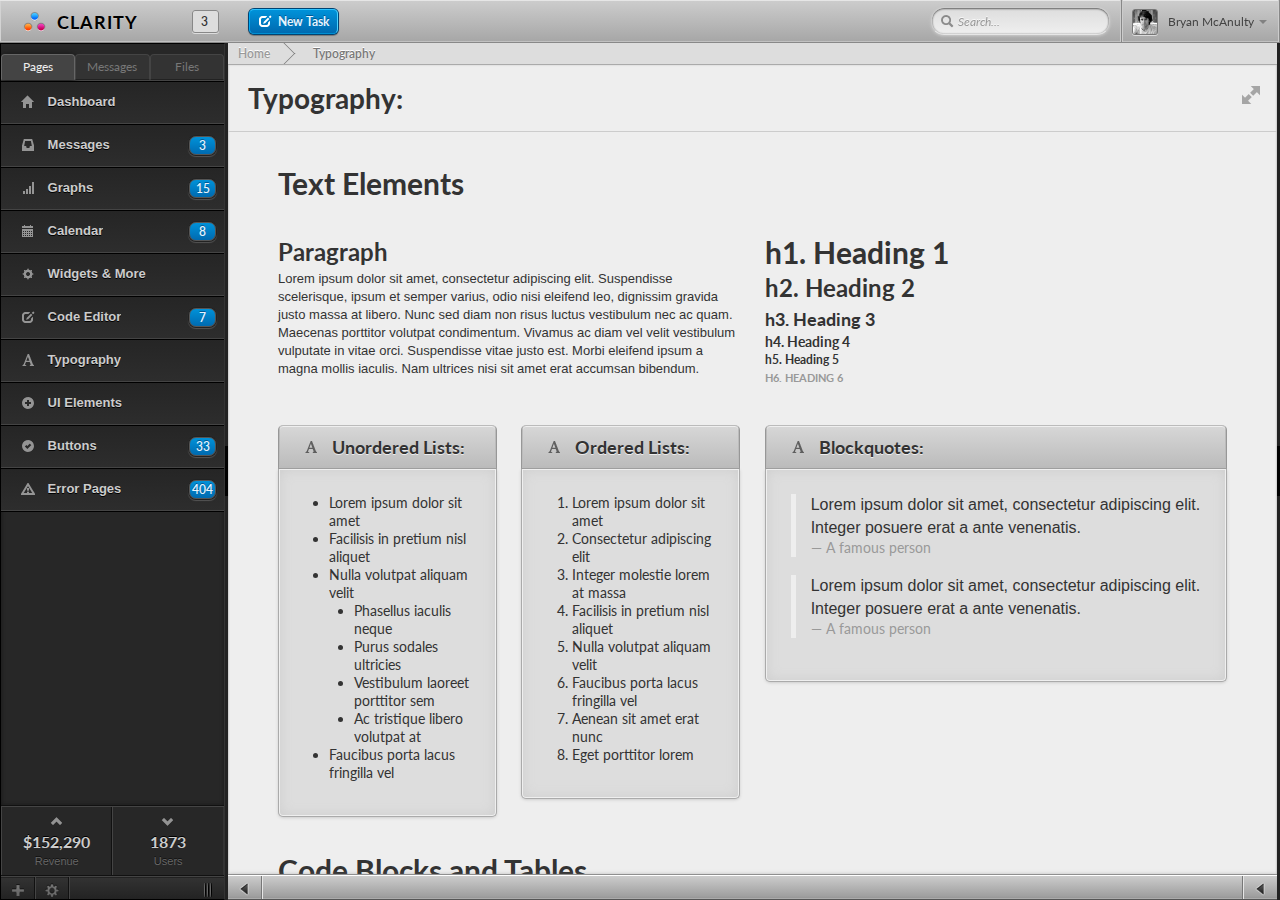
<file: typography.html>
﻿
<!DOCTYPE html>
<html>
  <head>
  <meta charset="utf-8">
    <title>Clarity</title>
    <meta name="apple-mobile-web-app-capable" content="yes">
    <meta name="apple-mobile-web-app-status-bar-style" content="black">

    <meta name="viewport" content="width=device-width, initial-scale=1.0, maximum-scale=1.0, user-scalable=no" />

    <link rel="stylesheet" href="css/bootstrap.css" type="text/css" media="all"/>
    <link rel="stylesheet" href="css/core.css" type="text/css" media="all"/>
    <link type="text/css" href="css/overcast/jquery-ui-1.8.20.custom.css" rel="stylesheet" />
    <link rel='stylesheet' type='text/css' href='css/fullcalendar.css' />

    <link href='http://fonts.googleapis.com/css?family=Lato:400,700,700italic' rel='stylesheet' type='text/css'>

    <link rel="stylesheet" media="screen" type="text/css" href="js/colorpicker/css/colorpicker.css" />
    <link rel="stylesheet" type="text/css" href="js/gritter/css/jquery.gritter.css" />
    <link rel="stylesheet" href="js/elrte-1.3/css/elrte.full-custom.css" type="text/css" media="screen" charset="utf-8">

    <script type="text/javascript" src="js/jquery-1.7.2.min.js"></script>
    <script type="text/javascript" src="js/jquery.layout.js"></script>
    <script type="text/javascript" src="js/bootstrap.js"></script>
    <script type="text/javascript" src="js/jquery-ui-1.8.20.custom.min.js"></script>

    <!--[if lte IE 8]><script language="javascript" type="text/javascript" src="js/flot/excanvas.min.js"></script><![endif]-->
    <script type="text/javascript" src="js/flot/jquery.flot.js"></script>
    <script type="text/javascript" src="js/flot/jquery.flot.resize.js"></script>
    <script type="text/javascript" src="js/flot/jquery.flot.pie.js"></script>
    <script type="text/javascript" src="js/jquery.sparkline.min.js"></script>
    <script type="text/javascript" src="js/styleswitcher.js"></script>
    <script type='text/javascript' src='js/fullcalendar/fullcalendar.min.js'></script>
    <script type="text/javascript" src="js/colorpicker/js/colorpicker.js"></script>
    <script type="text/javascript" src="js/jquery.dataTables.min.js"></script>
    <script type="text/javascript" src="js/gritter/js/jquery.gritter.js"></script>
    <script type="text/javascript" src="js/onmediaquery.min.js"></script>
    <script src="js/elrte-1.3/js/elrte.min.js" type="text/javascript" charset="utf-8"></script>

    <!-- Scripts inside js/application.js-->
    
    <script type="text/javascript" src="js/application-other-pages.js"></script>
    <![if !IE]>
    <script type="text/javascript" src="js/responsive-other-pages.js"></script>
    <![endif]>

    <!--[if lte IE 10]><script language="javascript" type="text/javascript" src="js/responsive-other-pages-IE.js"></script><![endif]-->
  <script type="text/javascript">

  var _gaq = _gaq || [];
  _gaq.push(['_setAccount', 'UA-34088163-1']);
  _gaq.push(['_setDomainName', 'vibrance.co']);
  _gaq.push(['_trackPageview']);

  (function() {
    var ga = document.createElement('script'); ga.type = 'text/javascript'; ga.async = true;
    ga.src = ('https:' == document.location.protocol ? 'https://ssl' : 'http://www') + '.google-analytics.com/ga.js';
    var s = document.getElementsByTagName('script')[0]; s.parentNode.insertBefore(ga, s);
  })();

</script> 
  </head>
  <body>

    <div class="ui-layout-north topbar">
      <h1><img src="img/clarity-logo.png" />CLARITY</h1>
        <div class="notifyHeader">
        <span class="dropdown notifications" id="menu2">
            <a class="dropdown-toggle" id="notifyNumber" data-toggle="dropdown" href="#menu2">
              3
            </a>
            <ul class="dropdown-menu">
              <li>NOTIFICATIONS:</li>
              <li><a href="#"><img src="img/4.jpg" />
                            <h5>Catalina Butnaru</h5>
                             <i class="icon-envelope"></i> Sent you a message.<p>3 minutes ago.</p></a></li>
              <li><a href="#"><img src="img/BryanMcAnulty.png" />
                            <h5>Bryan McAnulty</h5>
                             <i class="icon-comment"></i> Posted a comment.<p>5 hours ago.</p></a></li>
              <li><a href="#"><img src="img/2.jpg" />
                            <h5>Ashley Green</h5>
                             <i class="icon-plus"></i> Uploaded a new file.<p>Yesterday</p></a></li>
              <li><a href="#"><img src="img/1.jpg" />
                            <h5>Matt Brink</h5>
                             <i class="icon-ok"></i> Completed a task.<p>Yesterday</p></a></li>
              <li><a href="#"><img src="img/3.jpg" />
                            <h5>Jack Koner</h5>
                             <i class="icon-comment"></i> Posted a comment.<p>Two days ago.</p></a></li>
              <li><a href="#">View all notifications.</a></li>
            </ul>
        </span>
        </div>
      <ul id="headerNav">
            <li class="headerNavList"><span class="dropdown" id="menu3">
                <a class="dropdown-toggle btn-navbar" data-toggle="dropdown" href="#menu3">
                  <span class="icon-bar"></span>
                  <span class="icon-bar"></span>
                  <span class="icon-bar"></span>
                </a>
                <ul class="dropdown-menu">
                  <li><a href="index.html"><i class="icon-home"></i> Dashboard</a></li>
                  <li class="divider"></li>
                  <li><a href="message-view.html"><i class="icon-inbox"></i> Messages</a></li>
                  <li class="divider"></li>
                  <li><a href="graph-view.html"><i class="icon-signal"></i> Graphs</a></li>
                  <li class="divider"></li>
                  <li><a href="calendar.html"><i class="icon-calendar"></i> Calendar</a></li>
                  <li class="divider"></li>
                  <li><a href="widgets.html"><i class="icon-cog"></i> Widgets &amp; More</a></li>
                  <li class="divider"></li>
                  <li><a href="typography.html"><i class="icon-font"></i> Typography</a></li>
                  <li class="divider"></li>
                  <li><a href="ui-elements.html"><i class="icon-plus-sign"></i> UI Elements</a></li>
                  <li class="divider"></li>
                  <li><a href="buttons.html"><i class="icon-ok-sign"></i> Buttons</a></li>
                  <li class="divider"></li>
                  <li><a href="error-pages.html"><i class="icon-warning-sign"></i> Error Pages</a></li>
                </ul>
            </span></li>
      </ul>
        <a class="btn theme-btn" data-toggle="modal" href="#myModal" ><i class="icon-edit icon-white"></i> New Task</a>
        
      <div id="search">
        <i class="icon-search search-inside"></i><input placeholder="Search..." type="text" />
      </div>
      <div class="login">
            <span class="dropdown" id="menu1">
                <a class="dropdown-toggle" data-toggle="dropdown" href="#menu1">
                  <img src="img/BryanMcAnulty.png" /> <span>Bryan McAnulty</span>
                  <b class="caret"></b>
                </a>
                <ul class="dropdown-menu">
                  <li><a href="settings.html">Account</a></li>
                  <li><a href="settings.html">Settings</a></li>
                  <li class="divider"></li>
                  <li><a href="login.html">Logout</a></li>
                </ul>
            </span>
        </div>
    </div> <!-- END Layout North -->
    
    <div class="ui-layout-west">
      
        <ul class="nav nav-tabs sidebar-tabs">
          <li class="active"><a href="#1" data-toggle="tab">Pages</a></li>
          <li><a href="#2" data-toggle="tab">Messages</a></li>
          <li><a href="#3" data-toggle="tab">Files</a></li>
        </ul>
        <div class="tab-content ui-layout-content">
            <div class="tab-pane active" id="1">
                <ul>
                    <a href="index.html"><li class="list-box">
                      <p><i class="icon-home icon-white"></i> Dashboard </p>
                    </li></a>
                    <a href="message-view.html"><li class="list-box">
                      <p><i class="icon-inbox icon-white"></i> Messages </p><span class="badge">3</span>
                    </li></a>
                    <a href="graph-view.html"><li class="list-box">
                      <p><i class="icon-signal icon-white"></i> Graphs </p><span class="badge">15</span>
                    </li></a>
                    <a href="calendar.html"><li class="list-box">
                      <p><i class="icon-calendar icon-white"></i> Calendar </p><span class="badge">8</span>
                    </li></a>
                    <a href="widgets.html"><li class="list-box">
                      <p><i class="icon-cog icon-white"></i> Widgets &amp; More </p>
                    </li>
                    <a href="code-editor.html"><li class="list-box">
                      <p><i class="icon-edit icon-white"></i> Code Editor </p><span class="badge">7</span>
                    </li></a>
                    <a href="typography.html"><li class="list-box">
                      <p><i class="icon-font icon-white"></i> Typography </p>
                    </li></a>
                    <a href="ui-elements.html"><li class="list-box">
                      <p><i class="icon-plus-sign icon-white"></i> UI Elements </p>
                    </li></a>
                    <a href="buttons.html"><li class="list-box">
                      <p><i class="icon-ok-sign icon-white"></i> Buttons </p><span class="badge">33</span>
                    </li></a>
                    <a href="error-pages.html"><li class="list-box">
                      <p><i class="icon-warning-sign icon-white"></i> Error Pages </p><span class="badge">404</span>
                    </li></a>
                </ul>
                
            </div>
            <div class="tab-pane" id="2">
                <div class="message-box">
                    <img src="img/BryanMcAnulty.png" />
                    <h5>Bryan McAnulty <span>Today at 3:36pm</span></h5>
                    <p>Check out all the features here! Make sure to click around everywhere so you don't miss anything.</p>
                    <a href="#replyModal" data-toggle="modal" class="reply-to"><i class="icon-share-alt icon-white"></i> Reply</a>
                </div>
                <div class="message-box">
                    <img src="img/2.jpg" />
                    <h5>Ashley Green <span>July 29th, 2012 12:31pm</span></h5>
                    <p>Make sure to check your notifictions by clicking the "3" in the top left corner.</p>
                    <a href="#replyModal" data-toggle="modal" class="reply-to"><i class="icon-share-alt icon-white"></i> Reply</a>
                </div>
                <div class="message-box">
                    <img src="img/4.jpg" />
                    <h5>Catalina Butnaru <span>July 28th, 2012 11:26am</span></h5>
                    <p>Try collapsing and expanding the left and right sidebars using the buttons in the footer.</p>
                    <a href="#replyModal" data-toggle="modal" class="reply-to"><i class="icon-share-alt icon-white"></i> Reply</a>
                </div>
                <div class="message-box">
                    <img src="img/3.jpg" />
                    <h5>Jack Koner <span>July 27th, 2012 2:16pm</span></h5>
                    <p>Also look through the different tabs on each of the sidebars.</p>
                    <a href="#replyModal" data-toggle="modal" class="reply-to"><i class="icon-share-alt icon-white"></i> Reply</a>
                </div>
                <div class="message-box">
                    <img src="img/avatar-profile.png" />
                    <h5>New User <span>July 25th, 2012 3:01pm</span></h5>
                    <p>I need to add a profile image.</p>
                    <a href="#replyModal" data-toggle="modal" class="reply-to"><i class="icon-share-alt icon-white"></i> Reply</a>
                </div>
                <div class="message-box">
                    <img src="img/1.jpg" />
                    <h5>Matt Brink <span>July 24th, 2012 5:02pm</span></h5>
                    <p>Uploaded a new file Build a Web App project.</p>
                    <a href="#replyModal" data-toggle="modal" class="reply-to"><i class="icon-share-alt icon-white"></i> Reply</a>
                </div>
                <div class="message-box">
                    <img src="img/BryanMcAnulty.png" />
                    <h5>Bryan McAnulty <span>July 20th, 2012 1:42pm</span></h5>
                    <p>Added a new comment to the Build a Web App project.</p>
                    <a href="#replyModal" data-toggle="modal" class="reply-to"><i class="icon-share-alt icon-white"></i> Reply</a>
                </div>
                <div class="message-box">
                    <img src="img/avatar-profile.png" />
                    <h5>New User <span>July 19th, 2012 2:35pm</span></h5>
                    <p>Uploaded a new file to the Client Redesign Project.</p>
                    <a href="#replyModal" data-toggle="modal" class="reply-to"><i class="icon-share-alt icon-white"></i> Reply</a>
                </div> 
                <p>Date: <div id="datepicker"></div></p>    
            </div>
            <div class="tab-pane files-pane" id="3">
                <strong>Project Files:</strong>
                <ul>
                <li><i class="icon-folder-open icon-white"></i>Main-Files</li>
                  <ul>
                      <li><i class="icon-file icon-white"></i>index.html</li>
                      <li><i class="icon-file icon-white"></i>settings.html</li>
                      <li><i class="icon-file icon-white"></i>header.html</li>
                      <li><i class="icon-folder-open icon-white"></i>More-Files</li>
                      <ul>
                          <li><i class="icon-file icon-white"></i>jquery.js</li>
                          <li><i class="icon-file icon-white"></i>javascript.js</li>
                          <li><i class="icon-file icon-white"></i>three.css</li>
                          <li><i class="icon-file icon-white"></i>four.css</li>
                          <li><i class="icon-file icon-white"></i>five.css</li>
                      </ul>
                      <li><i class="icon-file icon-white"></i>four.html.erb</li>
                      <li><i class="icon-file icon-white"></i>five.html.erb</li>
                  </ul>
                <li><i class="icon-folder-open icon-white"></i>Main-Files</li>
                  <ul>
                      <li><i class="icon-file icon-white"></i>index.html</li>
                      <li><i class="icon-file icon-white"></i>settings.html</li>
                      <li><i class="icon-file icon-white"></i>header.html</li>
                      <li><i class="icon-folder-open icon-white"></i>More-Files</li>
                      <ul>
                          <li><i class="icon-file icon-white"></i>jquery.js</li>
                          <li><i class="icon-file icon-white"></i>javascript.js</li>
                          <li><i class="icon-file icon-white"></i>three.css</li>
                          <li><i class="icon-file icon-white"></i>four.css</li>
                          <li><i class="icon-file icon-white"></i>five.css</li>
                      </ul>
                      <li><i class="icon-file icon-white"></i>four.html.erb</li>
                      <li><i class="icon-file icon-white"></i>five.html.erb</li>
                  </ul>
                <li><i class="icon-folder-open icon-white"></i>Main-Files</li>
                  <ul>
                      <li><i class="icon-file icon-white"></i>index.html</li>
                      <li><i class="icon-file icon-white"></i>settings.html</li>
                      <li><i class="icon-file icon-white"></i>header.html</li>
                      <li><i class="icon-folder-open icon-white"></i>More-Files</li>
                      <ul>
                          <li><i class="icon-file icon-white"></i>jquery.js</li>
                          <li><i class="icon-file icon-white"></i>javascript.js</li>
                          <li><i class="icon-file icon-white"></i>three.css</li>
                          <li><i class="icon-file icon-white"></i>four.css</li>
                          <li><i class="icon-file icon-white"></i>five.css</li>
                      </ul>
                      <li><i class="icon-file icon-white"></i>four.html.erb</li>
                      <li><i class="icon-file icon-white"></i>five.html.erb</li>
                  </ul>
                </ul>
            </div>
        </div>
        
  <div class="sidebarFooterStats">
        <div>
            <i class="icon-chevron-up icon-white"></i>
            <strong>$152,290</strong>
            <p>Revenue</p> 
        </div>
        <div>
            <i class="icon-chevron-down icon-white"></i>
            <strong>1873</strong>
            <p>Users</p> 
        </div>
    </div>
  <div class="sidebarFooter">
    <button id="newb">New</button>
    <button id="settingsb">Settings</button>
    <div id="dragb" class="ui-layout-resizer
           ui-layout-resizer-west
           ui-layout-resizer-open
           ui-layout-resizer-west-open">
        </div>
  </div>

    </div> <!-- END Layout West -->
    
    <div class="ui-layout-south footer">
      
    </div> <!-- END Layout South -->
    
    <div class="ui-layout-east">
      
        <div class="ui-layout-content"> 
            
            <div class="accordion" id="accordion2">
            <div class="accordion-group">
              <div class="accordion-heading">
                <a class="accordion-toggle" data-toggle="collapse" data-parent="#accordion2" href="#collapseOne">
                  Sidebar Profile Information
                </a>
              </div>
              <div id="collapseOne" class="accordion-body in collapse">
                <div class="accordion-inner">
                    <div class="message-box">
                        <img src="img/4.jpg" />
                        <h5>Catalina Butnaru <span>July 25th, 2012 4:53pm</span></h5>
                        <p>Place information about customers or teammates here.</p>
                        <br>
                            <p><i class="icon-plus icon-white"></i> 4 Open Cases</p>
                            <p><i class="icon-check icon-white"></i> 11 Tasks Assigned</p>
                            <p><i class="icon-inbox icon-white"></i> 9 Messages</p>
                        <br>
                        <div class="progress">
                          <div class="bar"
                               style="width: 60%;"></div>
                        </div>
                        <div id="datepicker"></div>
                    </div>
                </div>
              </div>
            </div>
            <div class="accordion-group">
              <div class="accordion-heading">
                <a class="accordion-toggle" data-toggle="collapse" data-parent="#accordion2" href="#collapseTwo">
                  More Collapsed Sidebar Info
                </a>
              </div>
                <div id="collapseTwo" class="accordion-body collapse">
                    <div class="accordion-inner">
                        <p><strong>Add Any Type of Content</strong></p>
                        <p>Easily create sidebar footers, more collapsable panels, tabs and more.</p>
                        <p>Anim pariatur cliche reprehenderit, enim eiusmod high life accusamus terry richardson ad squid. 3 wolf moon officia aute, non cupidatat skateboard dolor brunch. Food truck quinoa nesciunt laborum eiusmod. Brunch 3 wolf moon tempor, sunt aliqua put a bird on it squid single-origin coffee nulla assumenda shoreditch et. Nihil anim keffiyeh helvetica, craft beer labore wes anderson cred nesciunt sapiente ea proident. Ad vegan excepteur butcher vice lomo. Leggings occaecat craft beer farm-to-table, raw denim aesthetic synth nesciunt you probably haven't heard of them accusamus labore sustainable VHS.</p>
                    </div>
                </div>
            </div>
          </div>

        </div> <!-- /sidebarTabs -->
        
        <div class="sidebarFooter">
            
        </div>
    </div> <!-- END Layout East -->
            
  <div class="ui-layout-center">
    <div id="view-holder" class="ui-layout-content">
        <ul class="breadcrumb">
            <li><a href="#">Home</a></li>
            <li><a href="#">Typography</a></li>
        </ul>
        <h1 class="message-header">Typography:</h1>
        <button id="fullscreenb"><i class="icon-fullscreen"></i></button>
        
        <div class="dashRow">
           <br>
            <div class="page-header">
                <h1>Text Elements</h1>
            </div>
            <div class="row-fluid">

              <div class="span6">
                <h2>Paragraph</h2>
                <p>Lorem ipsum dolor sit amet, consectetur adipiscing elit. Suspendisse scelerisque, ipsum et semper varius, odio nisi eleifend leo, dignissim gravida justo massa at libero. Nunc sed diam non risus luctus vestibulum nec ac quam. Maecenas porttitor volutpat condimentum. Vivamus ac diam vel velit vestibulum vulputate in vitae orci. Suspendisse vitae justo est. Morbi eleifend ipsum a magna mollis iaculis. Nam ultrices nisi sit amet erat accumsan bibendum.
          </p>
              </div>
              <div class="span6">
                  <h1>h1. Heading 1</h1>
                  <h2>h2. Heading 2</h2>
                  <h3>h3. Heading 3</h3>
                  <h4>h4. Heading 4</h4>
                  <h5>h5. Heading 5</h5>
                  <h6>h6. Heading 6</h6>
              </div>
            </div>

            <br>
            <!-- Blockquotes -->
            
            <div class="row-fluid">
                
              <div class="span3">
                <h2 class="dashHead"><i class="icon-font"></i> Unordered Lists:</h2>
                <div class="dashWidget autoHeight">
                  <ul>
                    <li>Lorem ipsum dolor sit amet</li>
                    <li>Facilisis in pretium nisl aliquet</li>
                    <li>Nulla volutpat aliquam velit
                      <ul>
                        <li>Phasellus iaculis neque</li>
                        <li>Purus sodales ultricies</li>
                        <li>Vestibulum laoreet porttitor sem</li>
                        <li>Ac tristique libero volutpat at</li>
                      </ul>
                    </li>
                    <li>Faucibus porta lacus fringilla vel</li>
                  </ul>
                </div>
              </div>
              <div class="span3">
                <h2 class="dashHead"><i class="icon-font"></i> Ordered Lists:</h2>
                <div class="dashWidget autoHeight">
                  <ol>
                    <li>Lorem ipsum dolor sit amet</li>
                    <li>Consectetur adipiscing elit</li>
                    <li>Integer molestie lorem at massa</li>
                    <li>Facilisis in pretium nisl aliquet</li>
                    <li>Nulla volutpat aliquam velit</li>
                    <li>Faucibus porta lacus fringilla vel</li>
                    <li>Aenean sit amet erat nunc</li>
                    <li>Eget porttitor lorem</li>
                  </ol>
                </div>
              </div>
              <div class="span6">
                <h2 class="dashHead"><i class="icon-font"></i> Blockquotes:</h2>
                <div class="dashWidget autoHeight">
                  <blockquote>
                    <p>Lorem ipsum dolor sit amet, consectetur adipiscing elit. Integer posuere erat a ante venenatis.</p>
                    <small>A famous person</small>
                  </blockquote>
                   <blockquote>
                    <p>Lorem ipsum dolor sit amet, consectetur adipiscing elit. Integer posuere erat a ante venenatis.</p>
                    <small>A famous person</small>
                  </blockquote>
                </div>
              </div>
            </div>

          <!-- Code -->
          <section id="code">
            <div class="page-header">
              <h1>Code Blocks and Tables</h1>
            </div>
            <div class="row-fluid">
              <div class="span4">

                <p>Wrap inline snippets of code with <code>&lt;code&gt;</code>.</p>
                <pre class="prettyprint linenums">
.codeContainer{
  display: block;
  height: auto;
  position: absolute;
  left: 0px;
  bottom: 29px;
  top: 0px;
  right: 0px;
}
.help-block{
  font-size: 12px;
  font-style: italic;
}
/*SYNTAX HIGHLIGHTING AND LINE NUMBERING IS OPTIONAL*/
/*SEE DOCUMENTATION FOR MORE INFO*/
                </pre>
              </div><!--/span-->
              <div class="span8">
                <table class="table table-bordered table-striped">
                  <thead>
                    <tr>
                      <th>Tag</th>
                      <th>Description</th>
                    </tr>
                  </thead>
                  <tbody>
                    <tr>
                      <td>
                        <code>&lt;table&gt;</code>
                      </td>
                      <td>
                        Wrapping element for displaying data in a tabular format
                      </td>
                    </tr>
                    <tr>
                      <td>
                        <code>&lt;thead&gt;</code>
                      </td>
                      <td>
                        Container element for table header rows (<code>&lt;tr&gt;</code>) to label table columns
                      </td>
                    </tr>
                    <tr>
                      <td>
                        <code>&lt;tbody&gt;</code>
                      </td>
                      <td>
                        Container element for table rows (<code>&lt;tr&gt;</code>) in the body of the table
                      </td>
                    </tr>
                    <tr>
                      <td>
                        <code>&lt;tr&gt;</code>
                      </td>
                      <td>
                        Container element for a set of table cells (<code>&lt;td&gt;</code> or <code>&lt;th&gt;</code>) that appears on a single row
                      </td>
                    </tr>
                    <tr>
                      <td>
                        <code>&lt;td&gt;</code>
                      </td>
                      <td>
                        Default table cell
                      </td>
                    </tr>
                    <tr>
                      <td>
                        <code>&lt;th&gt;</code>
                      </td>
                      <td>
                        Special table cell for column (or row, depending on scope and placement) labels<br>
                        Must be used within a <code>&lt;thead&gt;</code>
                      </td>
                    </tr>
                    <tr>
                      <td>
                        <code>&lt;caption&gt;</code>
                      </td>
                      <td>
                        Description or summary of what the table holds, especially useful for screen readers
                      </td>
                    </tr>
                  </tbody>
                </table>
              </div>
            </div><!--/row-->
          </section>



          <!-- Icons -->
          <section id="icons">
            <div class="page-header">
              <h2>Bootstrap Icons <small> by <a href="http://glyphicons.com" target="_blank">Glyphicons</a></small></h2>
            </div>
            <div class="row-fluid">
              <div class="span3">
                <h2 class="dashHead"><i class="icon-ok-sign"></i> Icons Section 1:</h2>
                <div class="dashWidget autoHeight">
                <div class="the-icons">
                  <i class="icon-glass"></i>
                  <i class="icon-music"></i>
                  <i class="icon-search"></i>
                  <i class="icon-envelope"></i>
                  <i class="icon-heart"></i>
                  <i class="icon-star"></i>
                  <i class="icon-star-empty"></i>
                  <i class="icon-user"></i>
                  <i class="icon-film"></i>
                  <i class="icon-th-large"></i>
                  <i class="icon-th"></i>
                  <i class="icon-th-list"></i>
                  <i class="icon-ok"></i>
                  <i class="icon-remove"></i>
                  <i class="icon-zoom-in"></i>
                  <i class="icon-zoom-out"></i>
                  <i class="icon-off"></i>
                  <i class="icon-signal"></i>
                  <i class="icon-cog"></i>
                  <i class="icon-trash"></i>

                  <i class="icon-home"></i>
                  <i class="icon-file"></i>
                  <i class="icon-time"></i>
                  <i class="icon-road"></i>
                  <i class="icon-download-alt"></i>
                  <i class="icon-download"></i>
                  <i class="icon-upload"></i>
                  <i class="icon-inbox"></i>
                  <i class="icon-play-circle"></i>
                  <i class="icon-repeat"></i>
                </div>
                </div>
              </div>
              <div class="span3">
                <h2 class="dashHead"><i class="icon-ok-sign"></i> Icons Section 2:</h2>
                <div class="dashWidget autoHeight">
                <div class="the-icons">
                  <i class="icon-refresh"></i>
                  <i class="icon-list-alt"></i>
                  <i class="icon-lock"></i>
                  <i class="icon-flag"></i>
                  <i class="icon-headphones"></i>
                  <i class="icon-volume-off"></i>
                  <i class="icon-volume-down"></i>
                  <i class="icon-volume-up"></i>
                  <i class="icon-qrcode"></i>
                  <i class="icon-barcode"></i>

                  <i class="icon-tag"></i>
                  <i class="icon-tags"></i>
                  <i class="icon-book"></i>
                  <i class="icon-bookmark"></i>
                  <i class="icon-print"></i>
                  <i class="icon-camera"></i>
                  <i class="icon-font"></i>
                  <i class="icon-bold"></i>
                  <i class="icon-italic"></i>
                  <i class="icon-text-height"></i>
                  <i class="icon-text-width"></i>
                  <i class="icon-align-left"></i>
                  <i class="icon-align-center"></i>
                  <i class="icon-align-right"></i>
                  <i class="icon-align-justify"></i>
                  <i class="icon-list"></i>
                  <i class="icon-indent-left"></i>
                  <i class="icon-indent-right"></i>
                  <i class="icon-facetime-video"></i>
                  <i class="icon-picture"></i>
                </div>
                </div>
              </div>
              <div class="span3">
                <h2 class="dashHead"><i class="icon-ok-sign"></i> Icons Section 3:</h2>
                <div class="dashWidget autoHeight">
                <div class="the-icons">
                  <i class="icon-pencil"></i>
                  <i class="icon-map-marker"></i>
                  <i class="icon-adjust"></i>
                  <i class="icon-tint"></i>
                  <i class="icon-edit"></i>
                  <i class="icon-share"></i>
                  <i class="icon-check"></i>
                  <i class="icon-move"></i>
                  <i class="icon-step-backward"></i>
                  <i class="icon-fast-backward"></i>
                  <i class="icon-backward"></i>
                  <i class="icon-play"></i>
                  <i class="icon-pause"></i>
                  <i class="icon-stop"></i>
                  <i class="icon-forward"></i>
                  <i class="icon-fast-forward"></i>
                  <i class="icon-step-forward"></i>
                  <i class="icon-eject"></i>
                  <i class="icon-chevron-left"></i>
                  <i class="icon-chevron-right"></i>

                  <i class="icon-plus-sign"></i>
                  <i class="icon-minus-sign"></i>
                  <i class="icon-remove-sign"></i>
                  <i class="icon-ok-sign"></i>
                  <i class="icon-question-sign"></i>
                  <i class="icon-info-sign"></i>
                  <i class="icon-screenshot"></i>
                  <i class="icon-remove-circle"></i>
                  <i class="icon-ok-circle"></i>
                  <i class="icon-ban-circle"></i>
                </div>
                </div>
              </div>
              <div class="span3">
                <h2 class="dashHead"><i class="icon-ok-sign"></i> Icons Section 4:</h2>
                <div class="dashWidget autoHeight">
                <div class="the-icons">
                  <i class="icon-arrow-left"></i>
                  <i class="icon-arrow-right"></i>
                  <i class="icon-arrow-up"></i>
                  <i class="icon-arrow-down"></i>
                  <i class="icon-share-alt"></i>
                  <i class="icon-resize-full"></i>
                  <i class="icon-resize-small"></i>
                  <i class="icon-plus"></i>
                  <i class="icon-minus"></i>
                  <i class="icon-asterisk"></i>

                  <i class="icon-exclamation-sign"></i>
                  <i class="icon-gift"></i>
                  <i class="icon-leaf"></i>
                  <i class="icon-fire"></i>
                  <i class="icon-eye-open"></i>
                  <i class="icon-eye-close"></i>
                  <i class="icon-warning-sign"></i>
                  <i class="icon-plane"></i>
                  <i class="icon-calendar"></i>
                  <i class="icon-random"></i>
                  <i class="icon-comment"></i>
                  <i class="icon-magnet"></i>
                  <i class="icon-chevron-up"></i>
                  <i class="icon-chevron-down"></i>
                  <i class="icon-retweet"></i>
                  <i class="icon-shopping-cart"></i>
                  <i class="icon-folder-close"></i>
                  <i class="icon-folder-open"></i>
                  <i class="icon-resize-vertical"></i>
                  <i class="icon-resize-horizontal"></i>
                </div>
                </div>
              </div>
            </div>
          

        </div>
        <br>

        <div class="dashRow">
          <h2>Fluid columns</h2>
          <div class="row-fluid show-grid">
            <div class="span1">1</div>
            <div class="span1">1</div>
            <div class="span1">1</div>
            <div class="span1">1</div>
            <div class="span1">1</div>
            <div class="span1">1</div>
            <div class="span1">1</div>
            <div class="span1">1</div>
            <div class="span1">1</div>
            <div class="span1">1</div>
            <div class="span1">1</div>
            <div class="span1">1</div>
          </div>
          <div class="row-fluid show-grid">
            <div class="span2">2</div>
            <div class="span2">2</div>
            <div class="span2">2</div>
            <div class="span2">2</div>
            <div class="span2">2</div>
            <div class="span2">2</div>
          </div>
          <div class="row-fluid show-grid">
            <div class="span4">4</div>
            <div class="span4">4</div>
            <div class="span4">4</div>
          </div>
          <div class="row-fluid show-grid">
            <div class="span4">4</div>
            <div class="span8">8</div>
          </div>
          <div class="row-fluid show-grid">
            <div class="span6">6</div>
            <div class="span6">6</div>
          </div>
          <div class="row-fluid show-grid">
            <div class="span12">12</div>
            <br><br><br>
          </div>    
        </div>

    </div> <!-- END view-holder -->
    <div class="codeFooter">
      <button id="slideleftb" class="closed">Slide West</button>
      
      <button id="sliderightb" class="closed">Slide East</button> 
    </div>

</div> <!-- END Layout Center -->

<!--Modal Window Templates-->
    <div class="modal fade" id="myModal">
          <div class="modal-header">
            <a class="close" data-dismiss="modal">×</a>
            <h3>Add a New Task</h3>
          </div>
          <div class="modal-body">
            <h3>Title:</h3>
            <input type="text" placeholder="Title">
            <h4>Description:</h4>
            <textarea style="width:98%; height:100px;" placeholder="Describe your task..."></textarea>
            <p>Lots of things can go here...</p>
          </div>
          <div class="modal-footer">
            <a href="#" class="btn btn-primary">Save Task</a>
          </div>
    </div>
    <div class="modal fade" id="replyModal">
          <div class="modal-header">
            <a class="close" data-dismiss="modal">×</a>
            <h3>Reply:</h3>
          </div>
          <div class="modal-body">
            <textarea style="width:98%; height:100px;"></textarea>
          </div>
          <div class="modal-footer">
            <a href="#" class="btn btn-primary">Post Reply</a>
          </div>
    </div>

</body>
</html>
</file>
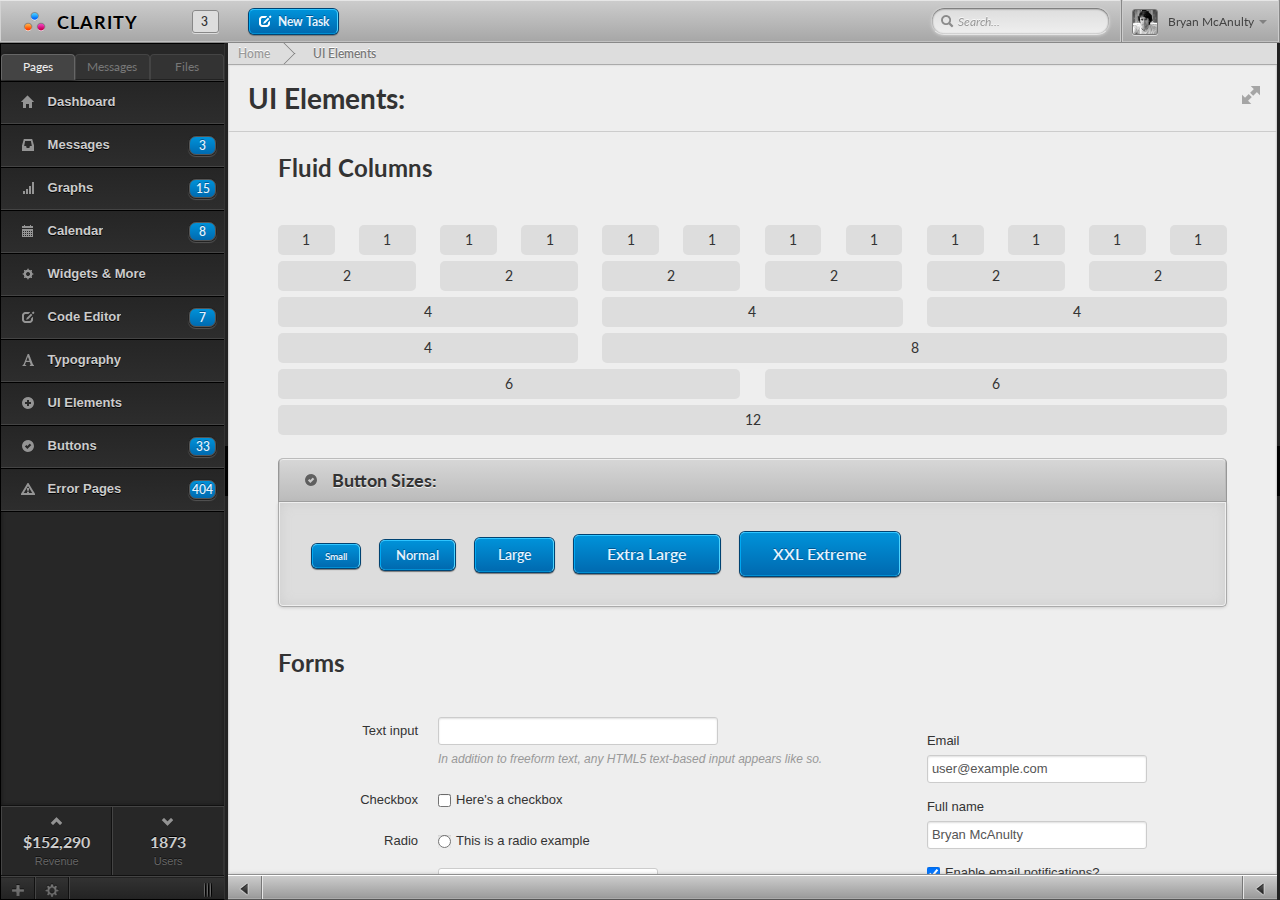
<file: ui-elements.html>
﻿
<!DOCTYPE html>
<html>
  <head>
  <meta charset="utf-8">
    <title>Clarity</title>
    <meta name="apple-mobile-web-app-capable" content="yes">
    <meta name="apple-mobile-web-app-status-bar-style" content="black">

    <meta name="viewport" content="width=device-width, initial-scale=1.0, maximum-scale=1.0, user-scalable=no" />

    <link rel="stylesheet" href="css/bootstrap.css" type="text/css" media="all"/>
    <link rel="stylesheet" href="css/core.css" type="text/css" media="all"/>
    <link type="text/css" href="css/overcast/jquery-ui-1.8.20.custom.css" rel="stylesheet" />
    <link rel='stylesheet' type='text/css' href='css/fullcalendar.css' />

    <link href='http://fonts.googleapis.com/css?family=Lato:400,700,700italic' rel='stylesheet' type='text/css'>

    <link rel="stylesheet" media="screen" type="text/css" href="js/colorpicker/css/colorpicker.css" />
    <link rel="stylesheet" type="text/css" href="js/gritter/css/jquery.gritter.css" />
    <link rel="stylesheet" href="js/elrte-1.3/css/elrte.full-custom.css" type="text/css" media="screen" charset="utf-8">

    <script type="text/javascript" src="js/jquery-1.7.2.min.js"></script>
    <script type="text/javascript" src="js/jquery.layout.js"></script>
    <script type="text/javascript" src="js/bootstrap.js"></script>
    <script type="text/javascript" src="js/jquery-ui-1.8.20.custom.min.js"></script>

    <!--[if lte IE 8]><script language="javascript" type="text/javascript" src="js/flot/excanvas.min.js"></script><![endif]-->
    <script type="text/javascript" src="js/flot/jquery.flot.js"></script>
    <script type="text/javascript" src="js/flot/jquery.flot.resize.js"></script>
    <script type="text/javascript" src="js/flot/jquery.flot.pie.js"></script>
    <script type="text/javascript" src="js/jquery.sparkline.min.js"></script>
    <script type="text/javascript" src="js/styleswitcher.js"></script>
    <script type='text/javascript' src='js/fullcalendar/fullcalendar.min.js'></script>
    <script type="text/javascript" src="js/colorpicker/js/colorpicker.js"></script>
    <script type="text/javascript" src="js/jquery.dataTables.min.js"></script>
    <script type="text/javascript" src="js/gritter/js/jquery.gritter.js"></script>
    <script type="text/javascript" src="js/onmediaquery.min.js"></script>
    <script src="js/elrte-1.3/js/elrte.min.js" type="text/javascript" charset="utf-8"></script>

    <!-- Scripts inside js/application.js-->
    
    <script type="text/javascript" src="js/application-widgets.js"></script>
    <![if !IE]>
    <script type="text/javascript" src="js/responsive-other-pages.js"></script>
    <![endif]>

    <!--[if lte IE 10]><script language="javascript" type="text/javascript" src="js/responsive-other-pages-IE.js"></script><![endif]-->
  <script type="text/javascript">

  var _gaq = _gaq || [];
  _gaq.push(['_setAccount', 'UA-34088163-1']);
  _gaq.push(['_setDomainName', 'vibrance.co']);
  _gaq.push(['_trackPageview']);

  (function() {
    var ga = document.createElement('script'); ga.type = 'text/javascript'; ga.async = true;
    ga.src = ('https:' == document.location.protocol ? 'https://ssl' : 'http://www') + '.google-analytics.com/ga.js';
    var s = document.getElementsByTagName('script')[0]; s.parentNode.insertBefore(ga, s);
  })();

</script> 
  </head>
  <body>

    <div class="ui-layout-north topbar">
      <h1><img src="img/clarity-logo.png" />CLARITY</h1>
        <div class="notifyHeader">
        <span class="dropdown notifications" id="menu2">
            <a class="dropdown-toggle" id="notifyNumber" data-toggle="dropdown" href="#menu2">
              3
            </a>
            <ul class="dropdown-menu">
              <li>NOTIFICATIONS:</li>
              <li><a href="#"><img src="img/4.jpg" />
                            <h5>Catalina Butnaru</h5>
                             <i class="icon-envelope"></i> Sent you a message.<p>3 minutes ago.</p></a></li>
              <li><a href="#"><img src="img/BryanMcAnulty.png" />
                            <h5>Bryan McAnulty</h5>
                             <i class="icon-comment"></i> Posted a comment.<p>5 hours ago.</p></a></li>
              <li><a href="#"><img src="img/2.jpg" />
                            <h5>Ashley Green</h5>
                             <i class="icon-plus"></i> Uploaded a new file.<p>Yesterday</p></a></li>
              <li><a href="#"><img src="img/1.jpg" />
                            <h5>Matt Brink</h5>
                             <i class="icon-ok"></i> Completed a task.<p>Yesterday</p></a></li>
              <li><a href="#"><img src="img/3.jpg" />
                            <h5>Jack Koner</h5>
                             <i class="icon-comment"></i> Posted a comment.<p>Two days ago.</p></a></li>
              <li><a href="#">View all notifications.</a></li>
            </ul>
        </span>
        </div>
      <ul id="headerNav">
            <li class="headerNavList"><span class="dropdown" id="menu3">
                <a class="dropdown-toggle btn-navbar" data-toggle="dropdown" href="#menu3">
                  <span class="icon-bar"></span>
                  <span class="icon-bar"></span>
                  <span class="icon-bar"></span>
                </a>
                <ul class="dropdown-menu">
                  <li><a href="index.html"><i class="icon-home"></i> Dashboard</a></li>
                  <li class="divider"></li>
                  <li><a href="message-view.html"><i class="icon-inbox"></i> Messages</a></li>
                  <li class="divider"></li>
                  <li><a href="graph-view.html"><i class="icon-signal"></i> Graphs</a></li>
                  <li class="divider"></li>
                  <li><a href="calendar.html"><i class="icon-calendar"></i> Calendar</a></li>
                  <li class="divider"></li>
                  <li><a href="widgets.html"><i class="icon-cog"></i> Widgets &amp; More</a></li>
                  <li class="divider"></li>
                  <li><a href="typography.html"><i class="icon-font"></i> Typography</a></li>
                  <li class="divider"></li>
                  <li><a href="ui-elements.html"><i class="icon-plus-sign"></i> UI Elements</a></li>
                  <li class="divider"></li>
                  <li><a href="buttons.html"><i class="icon-ok-sign"></i> Buttons</a></li>
                  <li class="divider"></li>
                  <li><a href="error-pages.html"><i class="icon-warning-sign"></i> Error Pages</a></li>
                </ul>
            </span></li>
      </ul>
        <a class="btn theme-btn" data-toggle="modal" href="#myModal" ><i class="icon-edit icon-white"></i> New Task</a>
        
      <div id="search">
        <i class="icon-search search-inside"></i><input placeholder="Search..." type="text" />
      </div>
      <div class="login">
            <span class="dropdown" id="menu1">
                <a class="dropdown-toggle" data-toggle="dropdown" href="#menu1">
                  <img src="img/BryanMcAnulty.png" /> <span>Bryan McAnulty</span>
                  <b class="caret"></b>
                </a>
                <ul class="dropdown-menu">
                  <li><a href="settings.html">Account</a></li>
                  <li><a href="settings.html">Settings</a></li>
                  <li class="divider"></li>
                  <li><a href="login.html">Logout</a></li>
                </ul>
            </span>
        </div>
    </div> <!-- END Layout North -->
    
    <div class="ui-layout-west">
      
        <ul class="nav nav-tabs sidebar-tabs">
          <li class="active"><a href="#1" data-toggle="tab">Pages</a></li>
          <li><a href="#2" data-toggle="tab">Messages</a></li>
          <li><a href="#3" data-toggle="tab">Files</a></li>
        </ul>
        <div class="tab-content ui-layout-content">
            <div class="tab-pane active" id="1">
                <ul>
                    <a href="index.html"><li class="list-box">
                      <p><i class="icon-home icon-white"></i> Dashboard </p>
                    </li></a>
                    <a href="message-view.html"><li class="list-box">
                      <p><i class="icon-inbox icon-white"></i> Messages </p><span class="badge">3</span>
                    </li></a>
                    <a href="graph-view.html"><li class="list-box">
                      <p><i class="icon-signal icon-white"></i> Graphs </p><span class="badge">15</span>
                    </li></a>
                    <a href="calendar.html"><li class="list-box">
                      <p><i class="icon-calendar icon-white"></i> Calendar </p><span class="badge">8</span>
                    </li></a>
                    <a href="widgets.html"><li class="list-box">
                      <p><i class="icon-cog icon-white"></i> Widgets &amp; More </p>
                    </li>
                    <a href="code-editor.html"><li class="list-box">
                      <p><i class="icon-edit icon-white"></i> Code Editor </p><span class="badge">7</span>
                    </li></a>
                    <a href="typography.html"><li class="list-box">
                      <p><i class="icon-font icon-white"></i> Typography </p>
                    </li></a>
                    <a href="ui-elements.html"><li class="list-box">
                      <p><i class="icon-plus-sign icon-white"></i> UI Elements </p>
                    </li></a>
                    <a href="buttons.html"><li class="list-box">
                      <p><i class="icon-ok-sign icon-white"></i> Buttons </p><span class="badge">33</span>
                    </li></a>
                    <a href="error-pages.html"><li class="list-box">
                      <p><i class="icon-warning-sign icon-white"></i> Error Pages </p><span class="badge">404</span>
                    </li></a>
                </ul>
                
            </div>
            <div class="tab-pane" id="2">
                <div class="message-box">
                    <img src="img/BryanMcAnulty.png" />
                    <h5>Bryan McAnulty <span>Today at 3:36pm</span></h5>
                    <p>Check out all the features here! Make sure to click around everywhere so you don't miss anything.</p>
                    <a href="#replyModal" data-toggle="modal" class="reply-to"><i class="icon-share-alt icon-white"></i> Reply</a>
                </div>
                <div class="message-box">
                    <img src="img/2.jpg" />
                    <h5>Ashley Green <span>July 29th, 2012 12:31pm</span></h5>
                    <p>Make sure to check your notifictions by clicking the "3" in the top left corner.</p>
                    <a href="#replyModal" data-toggle="modal" class="reply-to"><i class="icon-share-alt icon-white"></i> Reply</a>
                </div>
                <div class="message-box">
                    <img src="img/4.jpg" />
                    <h5>Catalina Butnaru <span>July 28th, 2012 11:26am</span></h5>
                    <p>Try collapsing and expanding the left and right sidebars using the buttons in the footer.</p>
                    <a href="#replyModal" data-toggle="modal" class="reply-to"><i class="icon-share-alt icon-white"></i> Reply</a>
                </div>
                <div class="message-box">
                    <img src="img/3.jpg" />
                    <h5>Jack Koner <span>July 27th, 2012 2:16pm</span></h5>
                    <p>Also look through the different tabs on each of the sidebars.</p>
                    <a href="#replyModal" data-toggle="modal" class="reply-to"><i class="icon-share-alt icon-white"></i> Reply</a>
                </div>
                <div class="message-box">
                    <img src="img/avatar-profile.png" />
                    <h5>New User <span>July 25th, 2012 3:01pm</span></h5>
                    <p>I need to add a profile image.</p>
                    <a href="#replyModal" data-toggle="modal" class="reply-to"><i class="icon-share-alt icon-white"></i> Reply</a>
                </div>
                <div class="message-box">
                    <img src="img/1.jpg" />
                    <h5>Matt Brink <span>July 24th, 2012 5:02pm</span></h5>
                    <p>Uploaded a new file Build a Web App project.</p>
                    <a href="#replyModal" data-toggle="modal" class="reply-to"><i class="icon-share-alt icon-white"></i> Reply</a>
                </div>
                <div class="message-box">
                    <img src="img/BryanMcAnulty.png" />
                    <h5>Bryan McAnulty <span>July 20th, 2012 1:42pm</span></h5>
                    <p>Added a new comment to the Build a Web App project.</p>
                    <a href="#replyModal" data-toggle="modal" class="reply-to"><i class="icon-share-alt icon-white"></i> Reply</a>
                </div>
                <div class="message-box">
                    <img src="img/avatar-profile.png" />
                    <h5>New User <span>July 19th, 2012 2:35pm</span></h5>
                    <p>Uploaded a new file to the Client Redesign Project.</p>
                    <a href="#replyModal" data-toggle="modal" class="reply-to"><i class="icon-share-alt icon-white"></i> Reply</a>
                </div> 
                <p>Date: <div id="datepicker"></div></p>    
            </div>
            <div class="tab-pane files-pane" id="3">
                <strong>Project Files:</strong>
                <ul>
                <li><i class="icon-folder-open icon-white"></i>Main-Files</li>
                  <ul>
                      <li><i class="icon-file icon-white"></i>index.html</li>
                      <li><i class="icon-file icon-white"></i>settings.html</li>
                      <li><i class="icon-file icon-white"></i>header.html</li>
                      <li><i class="icon-folder-open icon-white"></i>More-Files</li>
                      <ul>
                          <li><i class="icon-file icon-white"></i>jquery.js</li>
                          <li><i class="icon-file icon-white"></i>javascript.js</li>
                          <li><i class="icon-file icon-white"></i>three.css</li>
                          <li><i class="icon-file icon-white"></i>four.css</li>
                          <li><i class="icon-file icon-white"></i>five.css</li>
                      </ul>
                      <li><i class="icon-file icon-white"></i>four.html.erb</li>
                      <li><i class="icon-file icon-white"></i>five.html.erb</li>
                  </ul>
                <li><i class="icon-folder-open icon-white"></i>Main-Files</li>
                  <ul>
                      <li><i class="icon-file icon-white"></i>index.html</li>
                      <li><i class="icon-file icon-white"></i>settings.html</li>
                      <li><i class="icon-file icon-white"></i>header.html</li>
                      <li><i class="icon-folder-open icon-white"></i>More-Files</li>
                      <ul>
                          <li><i class="icon-file icon-white"></i>jquery.js</li>
                          <li><i class="icon-file icon-white"></i>javascript.js</li>
                          <li><i class="icon-file icon-white"></i>three.css</li>
                          <li><i class="icon-file icon-white"></i>four.css</li>
                          <li><i class="icon-file icon-white"></i>five.css</li>
                      </ul>
                      <li><i class="icon-file icon-white"></i>four.html.erb</li>
                      <li><i class="icon-file icon-white"></i>five.html.erb</li>
                  </ul>
                <li><i class="icon-folder-open icon-white"></i>Main-Files</li>
                  <ul>
                      <li><i class="icon-file icon-white"></i>index.html</li>
                      <li><i class="icon-file icon-white"></i>settings.html</li>
                      <li><i class="icon-file icon-white"></i>header.html</li>
                      <li><i class="icon-folder-open icon-white"></i>More-Files</li>
                      <ul>
                          <li><i class="icon-file icon-white"></i>jquery.js</li>
                          <li><i class="icon-file icon-white"></i>javascript.js</li>
                          <li><i class="icon-file icon-white"></i>three.css</li>
                          <li><i class="icon-file icon-white"></i>four.css</li>
                          <li><i class="icon-file icon-white"></i>five.css</li>
                      </ul>
                      <li><i class="icon-file icon-white"></i>four.html.erb</li>
                      <li><i class="icon-file icon-white"></i>five.html.erb</li>
                  </ul>
                </ul>
            </div>
        </div>
        
  <div class="sidebarFooterStats">
        <div>
            <i class="icon-chevron-up icon-white"></i>
            <strong>$152,290</strong>
            <p>Revenue</p> 
        </div>
        <div>
            <i class="icon-chevron-down icon-white"></i>
            <strong>1873</strong>
            <p>Users</p> 
        </div>
    </div>
  <div class="sidebarFooter">
    <button id="newb">New</button>
    <button id="settingsb">Settings</button>
    <div id="dragb" class="ui-layout-resizer
           ui-layout-resizer-west
           ui-layout-resizer-open
           ui-layout-resizer-west-open">
        </div>
  </div>

    </div> <!-- END Layout West -->
    
    <div class="ui-layout-south footer">
      
    </div> <!-- END Layout South -->
    
    <div class="ui-layout-east">
      
        <div class="ui-layout-content"> 
            
            <div class="accordion" id="accordion2">
            <div class="accordion-group">
              <div class="accordion-heading">
                <a class="accordion-toggle" data-toggle="collapse" data-parent="#accordion2" href="#collapseOne">
                  Sidebar Profile Information
                </a>
              </div>
              <div id="collapseOne" class="accordion-body in collapse">
                <div class="accordion-inner">
                    <div class="message-box">
                        <img src="img/4.jpg" />
                        <h5>Catalina Butnaru <span>July 25th, 2012 4:53pm</span></h5>
                        <p>Place information about customers or teammates here.</p>
                        <br>
                            <p><i class="icon-plus icon-white"></i> 4 Open Cases</p>
                            <p><i class="icon-check icon-white"></i> 11 Tasks Assigned</p>
                            <p><i class="icon-inbox icon-white"></i> 9 Messages</p>
                        <br>
                        <div class="progress">
                          <div class="bar"
                               style="width: 60%;"></div>
                        </div>
                        <div id="datepicker"></div>
                    </div>
                </div>
              </div>
            </div>
            <div class="accordion-group">
              <div class="accordion-heading">
                <a class="accordion-toggle" data-toggle="collapse" data-parent="#accordion2" href="#collapseTwo">
                  More Collapsed Sidebar Info
                </a>
              </div>
                <div id="collapseTwo" class="accordion-body collapse">
                    <div class="accordion-inner">
                        <p><strong>Add Any Type of Content</strong></p>
                        <p>Easily create sidebar footers, more collapsable panels, tabs and more.</p>
                        <p>Anim pariatur cliche reprehenderit, enim eiusmod high life accusamus terry richardson ad squid. 3 wolf moon officia aute, non cupidatat skateboard dolor brunch. Food truck quinoa nesciunt laborum eiusmod. Brunch 3 wolf moon tempor, sunt aliqua put a bird on it squid single-origin coffee nulla assumenda shoreditch et. Nihil anim keffiyeh helvetica, craft beer labore wes anderson cred nesciunt sapiente ea proident. Ad vegan excepteur butcher vice lomo. Leggings occaecat craft beer farm-to-table, raw denim aesthetic synth nesciunt you probably haven't heard of them accusamus labore sustainable VHS.</p>
                    </div>
                </div>
            </div>
          </div>

        </div> <!-- /sidebarTabs -->
        
        <div class="sidebarFooter">
            
        </div>
    </div> <!-- END Layout East -->
            
  <div class="ui-layout-center">
    <div id="view-holder" class="ui-layout-content">
        <ul class="breadcrumb">
            <li><a href="#">Home</a></li>
            <li><a href="#">UI Elements</a></li>
        </ul>
        <h1 class="message-header">UI Elements:</h1>
        <button id="fullscreenb"><i class="icon-fullscreen"></i></button>

        <div class="dashRow">
          <div class="page-header">
            <h2>Fluid Columns</h2>
          </div>
          <div class="row-fluid show-grid">
            <div class="span1">1</div>
            <div class="span1">1</div>
            <div class="span1">1</div>
            <div class="span1">1</div>
            <div class="span1">1</div>
            <div class="span1">1</div>
            <div class="span1">1</div>
            <div class="span1">1</div>
            <div class="span1">1</div>
            <div class="span1">1</div>
            <div class="span1">1</div>
            <div class="span1">1</div>
          </div>
          <div class="row-fluid show-grid">
            <div class="span2">2</div>
            <div class="span2">2</div>
            <div class="span2">2</div>
            <div class="span2">2</div>
            <div class="span2">2</div>
            <div class="span2">2</div>
          </div>
          <div class="row-fluid show-grid">
            <div class="span4">4</div>
            <div class="span4">4</div>
            <div class="span4">4</div>
          </div>
          <div class="row-fluid show-grid">
            <div class="span4">4</div>
            <div class="span8">8</div>
          </div>
          <div class="row-fluid show-grid">
            <div class="span6">6</div>
            <div class="span6">6</div>
          </div>
          <div class="row-fluid show-grid">
            <div class="span12">12</div>
            <br />
          </div>    
        </div>

        <div class="dashRow">
          <div class="row-fluid">
            <div class="span12">
              <h2 class="dashHead"><i class="icon-ok-sign"></i> Button Sizes:</h2>
              <div class="dashWidget autoHeight">
                <a href="#" class="btn small-btn">Small</a>
                <a href="#" class="btn">Normal</a>
                <a href="#" class="btn large-btn">Large</a>
                <a href="#" class="btn xlarge-btn">Extra Large</a>
                <a href="#" class="btn xxl-btn">XXL Extreme</a>
              </div>
            </div>
          </div>
        </div>



        <!-- Forms -->
        <div class="dashRow">
          <section id="forms">
            <div class="page-header">
              <h2>Forms</h2>
            </div>

            <div class="row-fluid">
              <div class="span8">
                <form class="form-horizontal">
                  <fieldset>
                    <div class="control-group">
                      <label class="control-label" for="input01">Text input</label>
                      <div class="controls">
                        <input type="text" class="input-xlarge" id="input01">
                        <p class="help-block">In addition to freeform text, any HTML5 text-based input appears like so.</p>
                      </div>
                    </div>
                    <div class="control-group">
                      <label class="control-label" for="optionsCheckbox">Checkbox</label>
                      <div class="controls">
                        <label class="checkbox">
                          <input type="checkbox" id="optionsCheckbox" value="option1">
                          Here's a checkbox
                        </label>
                      </div>
                    </div>
                    <div class="control-group">
                      <label class="control-label" for="optionsCheckbox">Radio</label>
                      <div class="controls">
                        <label class="radio">
                          <input type="radio" name="optionsRadios" id="optionsRadios2" value="option2">
                          This is a radio example
                        </label>
                      </div>
                    </div>
                    <div class="control-group">
                      <label class="control-label" for="select01">Select list</label>
                      <div class="controls">
                        <select id="select01">
                          <option>something</option>
                          <option>2</option>
                          <option>3</option>
                          <option>4</option>
                          <option>5</option>
                        </select>
                      </div>
                    </div>
                    <div class="control-group">
                      <label class="control-label" for="multiSelect">Multicon-select</label>
                      <div class="controls">
                        <select multiple="multiple" id="multiSelect">
                          <option>1</option>
                          <option>2</option>
                          <option>3</option>
                          <option>4</option>
                          <option>5</option>
                        </select>
                      </div>
                    </div>
                    <div class="control-group">
                      <label class="control-label" for="fileInput">File input</label>
                      <div class="controls">
                        <input class="input-file" id="fileInput" type="file">
                      </div>
                    </div>
                    <div class="control-group">
                      <label class="control-label" for="textarea">Textarea</label>
                      <div class="controls">
                        <textarea class="input-xlarge" id="textarea" rows="3"></textarea>
                      </div>
                    </div>
                    <div class="form-actions">
                      <button type="submit" class="btn btn-primary">Save changes</button>
                      <button type="reset" class="btn pink-btn">Cancel</button>
                    </div>
                  </fieldset>
                </form>
              </div>
               <div class="span4">
                <form class="form-horizontal">
                  <fieldset>
                    <div>
                      <label>Email</label>
                      <input size="30" type="email" value="user@example.com" />
                    </div>

                    <div>
                      <label>Full name</label>
                      <input id="user_full_name" name="user[full_name]" size="30" type="text" value="Bryan McAnulty" />
                    </div>
                    <div class="checkbox">
                      <input type="hidden" value="0" /><input checked="checked" type="checkbox" value="1" />
                      <label>Enable email notifications?</label>
                    </div>

                    <div id="change-password-fields">
                      <div>
                        <label>Your current password</label>
                        <input size="30" type="password" value="asdfasdfasdf"/>
                        <p class="help-block">We need it for security purposes.</p>
                      </div>

                      <div>
                        <label>New password</label>
                        <input size="30" type="password" />
                        <p class="help-block">Leave it blank if you don't want to change it.</p>
                      </div>

                      <div>
                        <label>Retype new password</label>
                        <input size="30" type="password" />
                      </div>
                    <br>
                      <div>
                        <button type="submit" class="btn btn-primary">Save changes</button>
                        <button type="reset" class="btn disabled-btn">Cancel</button>
                      </div>
                  </fieldset>
                </form>
              </div>
       
            </div>

            <br>

            <div class="row-fluid">
              <div class="span8">
                <form class="form-horizontal">
                  <fieldset>
                    <legend>Form control states</legend>
                    <div class="control-group">
                      <label class="control-label" for="focusedInput">Focused input</label>
                      <div class="controls">
                        <input class="input-xlarge focused" id="focusedInput" type="text" value="This is focused…">
                      </div>
                    </div>
                    <div class="control-group">
                      <label class="control-label">Uneditable input</label>
                      <div class="controls">
                        <span class="input-xlarge uneditable-input">Some value here</span>
                      </div>
                    </div>
                    <div class="control-group">
                      <label class="control-label" for="disabledInput">Disabled input</label>
                      <div class="controls">
                        <input class="input-xlarge disabled" id="disabledInput" type="text" placeholder="Disabled input here…" disabled>
                      </div>
                    </div>
                    <div class="control-group">
                      <label class="control-label" for="optionsCheckbox2">Disabled checkbox</label>
                      <div class="controls">
                        <label class="checkbox">
                          <input type="checkbox" id="optionsCheckbox2" value="option1" disabled>
                          This is a disabled checkbox
                        </label>
                      </div>
                    </div>
                    <div class="control-group warning">
                      <label class="control-label" for="inputError">Input with warning</label>
                      <div class="controls">
                        <input type="text" id="inputError">
                        <span class="help-inline">Something may have gone wrong</span>
                      </div>
                    </div>
                    <div class="control-group error">
                      <label class="control-label" for="inputError">Input with error</label>
                      <div class="controls">
                        <input type="text" id="inputError">
                        <span class="help-inline">Please correct the error</span>
                      </div>
                    </div>
                    <div class="control-group success">
                      <label class="control-label" for="inputError">Input with success</label>
                      <div class="controls">
                        <input type="text" id="inputError">
                        <span class="help-inline">Woohoo!</span>
                      </div>
                    </div>
                    <div class="control-group success">
                      <label class="control-label" for="selectError">Select with success</label>
                      <div class="controls">
                        <select id="selectError">
                          <option>1</option>
                          <option>2</option>
                          <option>3</option>
                          <option>4</option>
                          <option>5</option>
                        </select>
                        <span class="help-inline">Woohoo!</span>
                      </div>
                    </div>
                     <div class="control-group">
                      <label class="control-label" for="prependedInput">Prepended text</label>
                      <div class="controls">
                        <div class="input-prepend">
                          <span class="add-on">@</span>
                          <input class="span2" id="prependedInput" size="16" type="text">
                        </div>
                        <p class="help-block">Here's some help text</p>
                      </div>
                    </div>
                    <div class="control-group">
                      <label class="control-label" for="appendedInput">Appended text</label>
                      <div class="controls">
                        <div class="input-append">
                          <input class="span2" id="appendedInput" size="16" type="text">
                          <span class="add-on">.00</span>
                        </div>
                        <p class="help-block">Here's more help text</p>
                      </div>
                    </div>
                    <div class="form-actions">
                      <button type="submit" class="btn btn-primary">Save changes</button>
                      <button type="reset" class="btn pink-btn">Cancel</button>
                    </div>
                  </fieldset>
                </form>
              </div>
            </div>

           <!-- Breadcrumbs -->
          <section id="breadcrumbs">
            <div class="page-header">
              <h2>Custom Breadcrumbs</h2>
            </div>

            <div class="row-fluid">
              <div class="span12">
                <ul class="breadcrumb">
                  <li class="active"><a href="#">Home</a></li>
                </ul>
                <ul class="breadcrumb">
                  <li><a href="#">Home</a></li>
                  <li class="active"><a href="#">Dashboard</a></li>
                </ul>
                <ul class="breadcrumb">
                  <li><a href="#">Home</a></li>
                  <li><a href="#">Dashboard</a></li>
                  <li class="active"><a href="#">Messages</a></li>
                </ul>
              </div>
            </div>

          </section>



          <!-- Pagination -->
          <section id="pagination">
            <div class="page-header">
              <h2>Pagination</h2>
            </div>

            <div class="row-fluid">
              <div class="span12">
                <h3>Examples</h3>
                <p>The default pagination component is flexible and works in a number of variations.</p>
                <div class="pagination">
                  <ul>
                    <li class="disabled"><a href="#">&laquo;</a></li>
                    <li class="active"><a href="#">1</a></li>
                    <li><a href="#">2</a></li>
                    <li><a href="#">3</a></li>
                    <li><a href="#">4</a></li>
                    <li><a href="#">&raquo;</a></li>
                  </ul>
                </div>
              </div>
              
            </div><!-- /row -->

          
            <div class="row-fluid">
              <div class="span6">
                <h3>Default example</h3>
                <p>By default, the pager centers links.</p>
                <ul class="pager">
                  <li><a href="#">Previous</a></li>
                  <li><a href="#">Next</a></li>
                </ul>
              </div>
              <div class="span6">
                <h3>Aligned links</h3>
                <p>Alternatively, you can align each link to the sides:</p>
                <ul class="pager">
                  <li class="previous"><a href="#">&larr; Older</a></li>
                  <li class="next"><a href="#">Newer &rarr;</a></li>
                </ul>
              </div>
            </div><!-- /row -->
          </section>

          <!-- Labels  -->
          <section id="labels">
           <h2 class="dashHead"><i class="icon-plus-sign"></i> Labels:</h2>
            <div class="dashWidget autoHeight">
            <table class="table table-bordered">
              <thead>
                <tr>
                  <th>Labels</th>
                  <th>Markup</th>
                </tr>
              </thead>
              <tbody>
                <tr>
                  <td>
                    <span class="label">Default</span>
                  </td>
                  <td>
                    <code>&lt;span class="label"&gt;Default&lt;/span&gt;</code>
                  </td>
                </tr>
                <tr>
                  <td>
                    <span class="label label-success">Success</span>
                  </td>
                  <td>
                    <code>&lt;span class="label label-success"&gt;New&lt;/span&gt;</code>
                  </td>
                </tr>
                <tr>
                  <td>
                    <span class="label label-warning">Warning</span>
                  </td>
                  <td>
                    <code>&lt;span class="label label-warning"&gt;Warning&lt;/span&gt;</code>
                  </td>
                </tr>
                <tr>
                  <td>
                    <span class="label label-important">Important</span>
                  </td>
                  <td>
                    <code>&lt;span class="label label-important"&gt;Important&lt;/span&gt;</code>
                  </td>
                </tr>
                <tr>
                  <td>
                    <span class="label label-info">Info</span>
                  </td>
                  <td>
                    <code>&lt;span class="label label-info"&gt;Info&lt;/span&gt;</code>
                  </td>
                </tr>
              </tbody>
            </table>
            </div>
          </section>

        </div>

    </div> <!-- END view-holder -->
    <div class="codeFooter">
      <button id="slideleftb" class="closed">Slide West</button>
      
      <button id="sliderightb" class="closed">Slide East</button> 
    </div>

</div> <!-- END Layout Center -->

<!--Modal Window Templates-->
    <div class="modal fade" id="myModal">
          <div class="modal-header">
            <a class="close" data-dismiss="modal">×</a>
            <h3>Add a New Task</h3>
          </div>
          <div class="modal-body">
            <h3>Title:</h3>
            <input type="text" placeholder="Title">
            <h4>Description:</h4>
            <textarea style="width:98%; height:100px;" placeholder="Describe your task..."></textarea>
            <p>Lots of things can go here...</p>
          </div>
          <div class="modal-footer">
            <a href="#" class="btn btn-primary">Save Task</a>
          </div>
    </div>
    <div class="modal fade" id="replyModal">
          <div class="modal-header">
            <a class="close" data-dismiss="modal">×</a>
            <h3>Reply:</h3>
          </div>
          <div class="modal-body">
            <textarea style="width:98%; height:100px;"></textarea>
          </div>
          <div class="modal-footer">
            <a href="#" class="btn btn-primary">Post Reply</a>
          </div>
    </div>

</body>
</html>
</file>
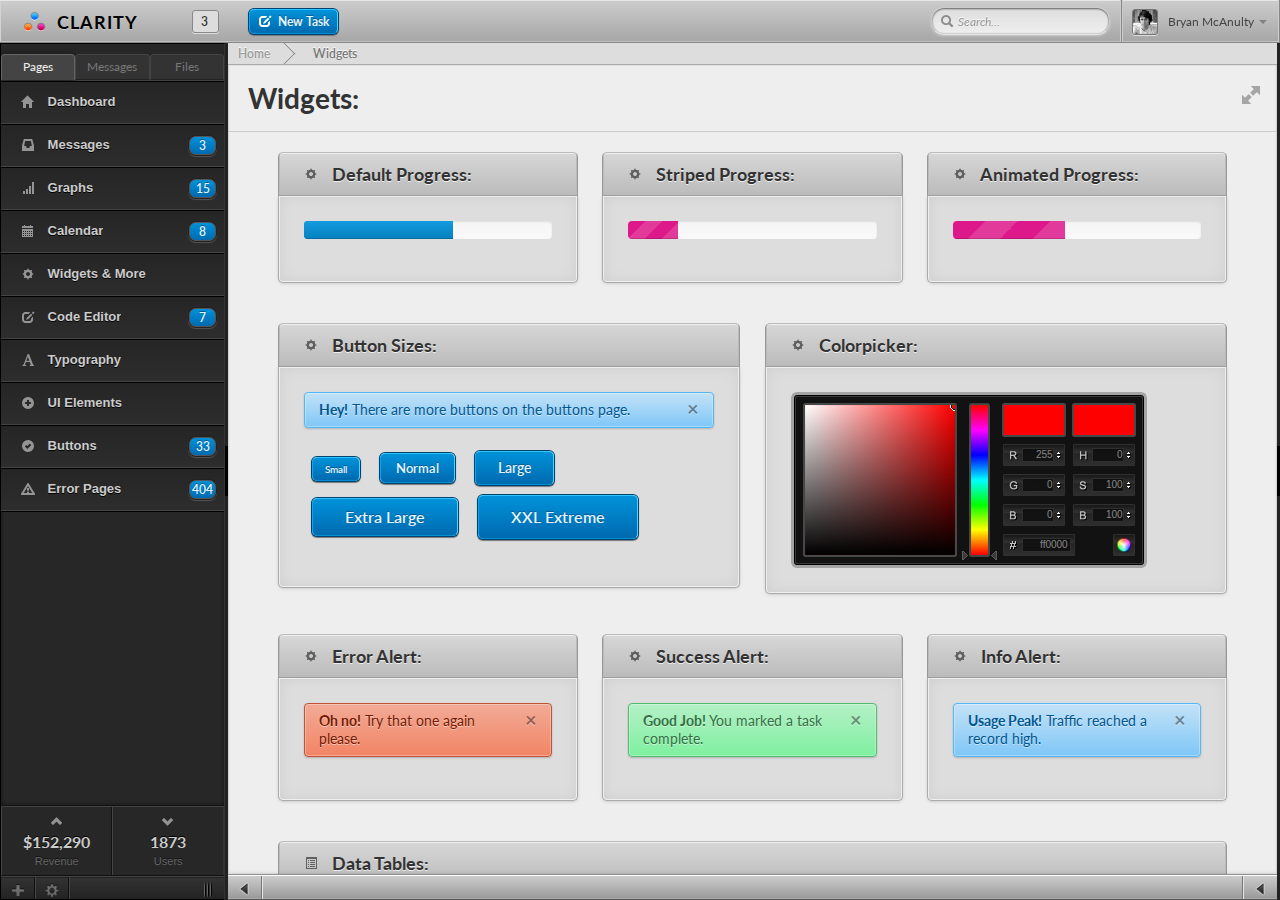
<file: widgets.html>
﻿
<!DOCTYPE html>
<html>
  <head>
  <meta charset="utf-8">
    <title>Clarity</title>
    <meta name="apple-mobile-web-app-capable" content="yes">
    <meta name="apple-mobile-web-app-status-bar-style" content="black">

    <meta name="viewport" content="width=device-width, initial-scale=1.0, maximum-scale=1.0, user-scalable=no" />

    <link rel="stylesheet" href="css/bootstrap.css" type="text/css" media="all"/>
    <link rel="stylesheet" href="css/core.css" type="text/css" media="all"/>
    <link type="text/css" href="css/overcast/jquery-ui-1.8.20.custom.css" rel="stylesheet" />
    <link rel='stylesheet' type='text/css' href='css/fullcalendar.css' />

    <link href='http://fonts.googleapis.com/css?family=Lato:400,700,700italic' rel='stylesheet' type='text/css'>

    <link rel="stylesheet" media="screen" type="text/css" href="js/colorpicker/css/colorpicker.css" />
    <link rel="stylesheet" type="text/css" href="js/gritter/css/jquery.gritter.css" />
    <link rel="stylesheet" href="js/elrte-1.3/css/elrte.full-custom.css" type="text/css" media="screen" charset="utf-8">

    <script type="text/javascript" src="js/jquery-1.7.2.min.js"></script>
    <script type="text/javascript" src="js/jquery.layout.js"></script>
    <script type="text/javascript" src="js/bootstrap.js"></script>
    <script type="text/javascript" src="js/jquery-ui-1.8.20.custom.min.js"></script>

    <!--[if lte IE 8]><script language="javascript" type="text/javascript" src="js/flot/excanvas.min.js"></script><![endif]-->
    <script type="text/javascript" src="js/flot/jquery.flot.js"></script>
    <script type="text/javascript" src="js/flot/jquery.flot.resize.js"></script>
    <script type="text/javascript" src="js/flot/jquery.flot.pie.js"></script>
    <script type="text/javascript" src="js/jquery.sparkline.min.js"></script>
    <script type="text/javascript" src="js/styleswitcher.js"></script>
    <script type='text/javascript' src='js/fullcalendar/fullcalendar.min.js'></script>
    <script type="text/javascript" src="js/colorpicker/js/colorpicker.js"></script>
    <script type="text/javascript" src="js/jquery.dataTables.min.js"></script>
    <script type="text/javascript" src="js/gritter/js/jquery.gritter.js"></script>
    <script type="text/javascript" src="js/onmediaquery.min.js"></script>
    <script src="js/elrte-1.3/js/elrte.min.js" type="text/javascript" charset="utf-8"></script>

    <!-- Scripts inside js/application.js-->
    
    <script type="text/javascript" src="js/application-widgets.js"></script>
    <![if !IE]>
    <script type="text/javascript" src="js/responsive-other-pages.js"></script>
    <![endif]>

    <!--[if lte IE 10]><script language="javascript" type="text/javascript" src="js/responsive-other-pages-IE.js"></script><![endif]-->
  <script type="text/javascript">

  var _gaq = _gaq || [];
  _gaq.push(['_setAccount', 'UA-34088163-1']);
  _gaq.push(['_setDomainName', 'vibrance.co']);
  _gaq.push(['_trackPageview']);

  (function() {
    var ga = document.createElement('script'); ga.type = 'text/javascript'; ga.async = true;
    ga.src = ('https:' == document.location.protocol ? 'https://ssl' : 'http://www') + '.google-analytics.com/ga.js';
    var s = document.getElementsByTagName('script')[0]; s.parentNode.insertBefore(ga, s);
  })();

</script> 
  </head>
  <body>

    <div class="ui-layout-north topbar">
      <h1><img src="img/clarity-logo.png" />CLARITY</h1>
        <div class="notifyHeader">
        <span class="dropdown notifications" id="menu2">
            <a class="dropdown-toggle" id="notifyNumber" data-toggle="dropdown" href="#menu2">
              3
            </a>
            <ul class="dropdown-menu">
              <li>NOTIFICATIONS:</li>
              <li><a href="#"><img src="img/4.jpg" />
                            <h5>Catalina Butnaru</h5>
                             <i class="icon-envelope"></i> Sent you a message.<p>3 minutes ago.</p></a></li>
              <li><a href="#"><img src="img/BryanMcAnulty.png" />
                            <h5>Bryan McAnulty</h5>
                             <i class="icon-comment"></i> Posted a comment.<p>5 hours ago.</p></a></li>
              <li><a href="#"><img src="img/2.jpg" />
                            <h5>Ashley Green</h5>
                             <i class="icon-plus"></i> Uploaded a new file.<p>Yesterday</p></a></li>
              <li><a href="#"><img src="img/1.jpg" />
                            <h5>Matt Brink</h5>
                             <i class="icon-ok"></i> Completed a task.<p>Yesterday</p></a></li>
              <li><a href="#"><img src="img/3.jpg" />
                            <h5>Jack Koner</h5>
                             <i class="icon-comment"></i> Posted a comment.<p>Two days ago.</p></a></li>
              <li><a href="#">View all notifications.</a></li>
            </ul>
        </span>
        </div>
      <ul id="headerNav">
            <li class="headerNavList"><span class="dropdown" id="menu3">
                <a class="dropdown-toggle btn-navbar" data-toggle="dropdown" href="#menu3">
                  <span class="icon-bar"></span>
                  <span class="icon-bar"></span>
                  <span class="icon-bar"></span>
                </a>
                <ul class="dropdown-menu">
                  <li><a href="index.html"><i class="icon-home"></i> Dashboard</a></li>
                  <li class="divider"></li>
                  <li><a href="message-view.html"><i class="icon-inbox"></i> Messages</a></li>
                  <li class="divider"></li>
                  <li><a href="graph-view.html"><i class="icon-signal"></i> Graphs</a></li>
                  <li class="divider"></li>
                  <li><a href="calendar.html"><i class="icon-calendar"></i> Calendar</a></li>
                  <li class="divider"></li>
                  <li><a href="widgets.html"><i class="icon-cog"></i> Widgets &amp; More</a></li>
                  <li class="divider"></li>
                  <li><a href="typography.html"><i class="icon-font"></i> Typography</a></li>
                  <li class="divider"></li>
                  <li><a href="ui-elements.html"><i class="icon-plus-sign"></i> UI Elements</a></li>
                  <li class="divider"></li>
                  <li><a href="buttons.html"><i class="icon-ok-sign"></i> Buttons</a></li>
                  <li class="divider"></li>
                  <li><a href="error-pages.html"><i class="icon-warning-sign"></i> Error Pages</a></li>
                </ul>
            </span></li>
      </ul>
        <a class="btn theme-btn" data-toggle="modal" href="#myModal" ><i class="icon-edit icon-white"></i> New Task</a>
        
      <div id="search">
        <i class="icon-search search-inside"></i><input placeholder="Search..." type="text" />
      </div>
      <div class="login">
            <span class="dropdown" id="menu1">
                <a class="dropdown-toggle" data-toggle="dropdown" href="#menu1">
                  <img src="img/BryanMcAnulty.png" /> <span>Bryan McAnulty</span>
                  <b class="caret"></b>
                </a>
                <ul class="dropdown-menu">
                  <li><a href="settings.html">Account</a></li>
                  <li><a href="settings.html">Settings</a></li>
                  <li class="divider"></li>
                  <li><a href="login.html">Logout</a></li>
                </ul>
            </span>
        </div>
    </div> <!-- END Layout North -->
    
    <div class="ui-layout-west">
      
        <ul class="nav nav-tabs sidebar-tabs">
          <li class="active"><a href="#1" data-toggle="tab">Pages</a></li>
          <li><a href="#2" data-toggle="tab">Messages</a></li>
          <li><a href="#3" data-toggle="tab">Files</a></li>
        </ul>
        <div class="tab-content ui-layout-content">
            <div class="tab-pane active" id="1">
                <ul>
                    <a href="index.html"><li class="list-box">
                      <p><i class="icon-home icon-white"></i> Dashboard </p>
                    </li></a>
                    <a href="message-view.html"><li class="list-box">
                      <p><i class="icon-inbox icon-white"></i> Messages </p><span class="badge">3</span>
                    </li></a>
                    <a href="graph-view.html"><li class="list-box">
                      <p><i class="icon-signal icon-white"></i> Graphs </p><span class="badge">15</span>
                    </li></a>
                    <a href="calendar.html"><li class="list-box">
                      <p><i class="icon-calendar icon-white"></i> Calendar </p><span class="badge">8</span>
                    </li></a>
                    <a href="widgets.html"><li class="list-box">
                      <p><i class="icon-cog icon-white"></i> Widgets &amp; More </p>
                    </li>
                    <a href="code-editor.html"><li class="list-box">
                      <p><i class="icon-edit icon-white"></i> Code Editor </p><span class="badge">7</span>
                    </li></a>
                    <a href="typography.html"><li class="list-box">
                      <p><i class="icon-font icon-white"></i> Typography </p>
                    </li></a>
                    <a href="ui-elements.html"><li class="list-box">
                      <p><i class="icon-plus-sign icon-white"></i> UI Elements </p>
                    </li></a>
                    <a href="buttons.html"><li class="list-box">
                      <p><i class="icon-ok-sign icon-white"></i> Buttons </p><span class="badge">33</span>
                    </li></a>
                    <a href="error-pages.html"><li class="list-box">
                      <p><i class="icon-warning-sign icon-white"></i> Error Pages </p><span class="badge">404</span>
                    </li></a>
                </ul>
                
            </div>
            <div class="tab-pane" id="2">
                <div class="message-box">
                    <img src="img/BryanMcAnulty.png" />
                    <h5>Bryan McAnulty <span>Today at 3:36pm</span></h5>
                    <p>Check out all the features here! Make sure to click around everywhere so you don't miss anything.</p>
                    <a href="#replyModal" data-toggle="modal" class="reply-to"><i class="icon-share-alt icon-white"></i> Reply</a>
                </div>
                <div class="message-box">
                    <img src="img/2.jpg" />
                    <h5>Ashley Green <span>July 29th, 2012 12:31pm</span></h5>
                    <p>Make sure to check your notifictions by clicking the "3" in the top left corner.</p>
                    <a href="#replyModal" data-toggle="modal" class="reply-to"><i class="icon-share-alt icon-white"></i> Reply</a>
                </div>
                <div class="message-box">
                    <img src="img/4.jpg" />
                    <h5>Catalina Butnaru <span>July 28th, 2012 11:26am</span></h5>
                    <p>Try collapsing and expanding the left and right sidebars using the buttons in the footer.</p>
                    <a href="#replyModal" data-toggle="modal" class="reply-to"><i class="icon-share-alt icon-white"></i> Reply</a>
                </div>
                <div class="message-box">
                    <img src="img/3.jpg" />
                    <h5>Jack Koner <span>July 27th, 2012 2:16pm</span></h5>
                    <p>Also look through the different tabs on each of the sidebars.</p>
                    <a href="#replyModal" data-toggle="modal" class="reply-to"><i class="icon-share-alt icon-white"></i> Reply</a>
                </div>
                <div class="message-box">
                    <img src="img/avatar-profile.png" />
                    <h5>New User <span>July 25th, 2012 3:01pm</span></h5>
                    <p>I need to add a profile image.</p>
                    <a href="#replyModal" data-toggle="modal" class="reply-to"><i class="icon-share-alt icon-white"></i> Reply</a>
                </div>
                <div class="message-box">
                    <img src="img/1.jpg" />
                    <h5>Matt Brink <span>July 24th, 2012 5:02pm</span></h5>
                    <p>Uploaded a new file Build a Web App project.</p>
                    <a href="#replyModal" data-toggle="modal" class="reply-to"><i class="icon-share-alt icon-white"></i> Reply</a>
                </div>
                <div class="message-box">
                    <img src="img/BryanMcAnulty.png" />
                    <h5>Bryan McAnulty <span>July 20th, 2012 1:42pm</span></h5>
                    <p>Added a new comment to the Build a Web App project.</p>
                    <a href="#replyModal" data-toggle="modal" class="reply-to"><i class="icon-share-alt icon-white"></i> Reply</a>
                </div>
                <div class="message-box">
                    <img src="img/avatar-profile.png" />
                    <h5>New User <span>July 19th, 2012 2:35pm</span></h5>
                    <p>Uploaded a new file to the Client Redesign Project.</p>
                    <a href="#replyModal" data-toggle="modal" class="reply-to"><i class="icon-share-alt icon-white"></i> Reply</a>
                </div> 
                <p>Date: <div id="datepicker"></div></p>    
            </div>
            <div class="tab-pane files-pane" id="3">
                <strong>Project Files:</strong>
                <ul>
                <li><i class="icon-folder-open icon-white"></i>Main-Files</li>
                  <ul>
                      <li><i class="icon-file icon-white"></i>index.html</li>
                      <li><i class="icon-file icon-white"></i>settings.html</li>
                      <li><i class="icon-file icon-white"></i>header.html</li>
                      <li><i class="icon-folder-open icon-white"></i>More-Files</li>
                      <ul>
                          <li><i class="icon-file icon-white"></i>jquery.js</li>
                          <li><i class="icon-file icon-white"></i>javascript.js</li>
                          <li><i class="icon-file icon-white"></i>three.css</li>
                          <li><i class="icon-file icon-white"></i>four.css</li>
                          <li><i class="icon-file icon-white"></i>five.css</li>
                      </ul>
                      <li><i class="icon-file icon-white"></i>four.html.erb</li>
                      <li><i class="icon-file icon-white"></i>five.html.erb</li>
                  </ul>
                <li><i class="icon-folder-open icon-white"></i>Main-Files</li>
                  <ul>
                      <li><i class="icon-file icon-white"></i>index.html</li>
                      <li><i class="icon-file icon-white"></i>settings.html</li>
                      <li><i class="icon-file icon-white"></i>header.html</li>
                      <li><i class="icon-folder-open icon-white"></i>More-Files</li>
                      <ul>
                          <li><i class="icon-file icon-white"></i>jquery.js</li>
                          <li><i class="icon-file icon-white"></i>javascript.js</li>
                          <li><i class="icon-file icon-white"></i>three.css</li>
                          <li><i class="icon-file icon-white"></i>four.css</li>
                          <li><i class="icon-file icon-white"></i>five.css</li>
                      </ul>
                      <li><i class="icon-file icon-white"></i>four.html.erb</li>
                      <li><i class="icon-file icon-white"></i>five.html.erb</li>
                  </ul>
                <li><i class="icon-folder-open icon-white"></i>Main-Files</li>
                  <ul>
                      <li><i class="icon-file icon-white"></i>index.html</li>
                      <li><i class="icon-file icon-white"></i>settings.html</li>
                      <li><i class="icon-file icon-white"></i>header.html</li>
                      <li><i class="icon-folder-open icon-white"></i>More-Files</li>
                      <ul>
                          <li><i class="icon-file icon-white"></i>jquery.js</li>
                          <li><i class="icon-file icon-white"></i>javascript.js</li>
                          <li><i class="icon-file icon-white"></i>three.css</li>
                          <li><i class="icon-file icon-white"></i>four.css</li>
                          <li><i class="icon-file icon-white"></i>five.css</li>
                      </ul>
                      <li><i class="icon-file icon-white"></i>four.html.erb</li>
                      <li><i class="icon-file icon-white"></i>five.html.erb</li>
                  </ul>
                </ul>
            </div>
        </div>
        
  <div class="sidebarFooterStats">
        <div>
            <i class="icon-chevron-up icon-white"></i>
            <strong>$152,290</strong>
            <p>Revenue</p> 
        </div>
        <div>
            <i class="icon-chevron-down icon-white"></i>
            <strong>1873</strong>
            <p>Users</p> 
        </div>
    </div>
  <div class="sidebarFooter">
    <button id="newb">New</button>
    <button id="settingsb">Settings</button>
    <div id="dragb" class="ui-layout-resizer
           ui-layout-resizer-west
           ui-layout-resizer-open
           ui-layout-resizer-west-open">
        </div>
  </div>

    </div> <!-- END Layout West -->
    
    <div class="ui-layout-south footer">
      
    </div> <!-- END Layout South -->
    
    <div class="ui-layout-east">
      
        <div class="ui-layout-content"> 
            
            <div class="accordion" id="accordion2">
            <div class="accordion-group">
              <div class="accordion-heading">
                <a class="accordion-toggle" data-toggle="collapse" data-parent="#accordion2" href="#collapseOne">
                  Sidebar Profile Information
                </a>
              </div>
              <div id="collapseOne" class="accordion-body in collapse">
                <div class="accordion-inner">
                    <div class="message-box">
                        <img src="img/4.jpg" />
                        <h5>Catalina Butnaru <span>July 25th, 2012 4:53pm</span></h5>
                        <p>Place information about customers or teammates here.</p>
                        <br>
                            <p><i class="icon-plus icon-white"></i> 4 Open Cases</p>
                            <p><i class="icon-check icon-white"></i> 11 Tasks Assigned</p>
                            <p><i class="icon-inbox icon-white"></i> 9 Messages</p>
                        <br>
                        <div class="progress">
                          <div class="bar"
                               style="width: 60%;"></div>
                        </div>
                        <div id="datepicker"></div>
                    </div>
                </div>
              </div>
            </div>
            <div class="accordion-group">
              <div class="accordion-heading">
                <a class="accordion-toggle" data-toggle="collapse" data-parent="#accordion2" href="#collapseTwo">
                  More Collapsed Sidebar Info
                </a>
              </div>
                <div id="collapseTwo" class="accordion-body collapse">
                    <div class="accordion-inner">
                        <p><strong>Add Any Type of Content</strong></p>
                        <p>Easily create sidebar footers, more collapsable panels, tabs and more.</p>
                        <p>Anim pariatur cliche reprehenderit, enim eiusmod high life accusamus terry richardson ad squid. 3 wolf moon officia aute, non cupidatat skateboard dolor brunch. Food truck quinoa nesciunt laborum eiusmod. Brunch 3 wolf moon tempor, sunt aliqua put a bird on it squid single-origin coffee nulla assumenda shoreditch et. Nihil anim keffiyeh helvetica, craft beer labore wes anderson cred nesciunt sapiente ea proident. Ad vegan excepteur butcher vice lomo. Leggings occaecat craft beer farm-to-table, raw denim aesthetic synth nesciunt you probably haven't heard of them accusamus labore sustainable VHS.</p>
                    </div>
                </div>
            </div>
          </div>

        </div> <!-- /sidebarTabs -->
        
        <div class="sidebarFooter">
            
        </div>
    </div> <!-- END Layout East -->
            
  <div class="ui-layout-center">
    <div id="view-holder" class="ui-layout-content">
        <ul class="breadcrumb">
            <li><a href="#">Home</a></li>
            <li><a href="#">Widgets</a></li>
        </ul>
        <h1 class="message-header">Widgets:</h1>
        <button id="fullscreenb"><i class="icon-fullscreen"></i></button>
        

        <div class="dashRow">

            <div class="row-fluid"> 
                <div class="span4">
                  <h2 class="dashHead"><i class="icon-cog"></i> Default Progress:</h2>
                  <div class="dashWidget autoHeight">
                    <div class="progress">
                      <div class="bar" style="width: 60%;"></div>
                    </div>
                  </div>
                </div>
                <div class="span4">
                  <h2 class="dashHead"><i class="icon-cog"></i> Striped Progress:</h2>
                  <div class="dashWidget autoHeight">
                    <div class="progress progress-info progress-striped">
                      <div class="bar" style="width: 20%;"></div>
                    </div>
                  </div>
                </div>
                <div class="span4">
                  <h2 class="dashHead"><i class="icon-cog"></i> Animated Progress:</h2>
                  <div class="dashWidget autoHeight">
                    <div class="progress progress-danger progress-striped active">
                      <div class="bar" style="width: 45%"></div>
                    </div>
                  </div>
                </div>
            </div>
  
            <div class="row-fluid">
              <div class="span6">
                <h2 class="dashHead"><i class="icon-cog"></i> Button Sizes:</h2>
                <div class="dashWidget autoHeight">
                  <div class="alert alert-info">
                    <a type="button" class="close" data-dismiss="alert">&times;</a>
                    <strong>Hey!</strong> There are more buttons on the buttons page.
                  </div>
                  <a href="#" class="btn small-btn">Small</a>
                  <a href="#" class="btn">Normal</a>
                  <a href="#" class="btn large-btn">Large</a>
                  <br>
                  <a href="#" class="btn xlarge-btn">Extra Large</a>
                  <a href="#" class="btn xxl-btn">XXL Extreme</a>
                  <br>
                  <br>
                </div>
              </div>
              <div class="span6">
                <h2 class="dashHead"><i class="icon-cog"></i> Colorpicker:</h2>
                <div class="dashWidget autoHeight">
                  <div id="colorpickerHolder"></div>
                </div>
              </div>
            </div>

            <div class="row-fluid">
                <div class="span4">
                  <h2 class="dashHead"><i class="icon-cog"></i> Error Alert:</h2>
                  <div class="dashWidget autoHeight">
                    <div class="alert alert-error">
                      <a type="button" class="close" data-dismiss="alert">&times;</a>
                      <strong>Oh no!</strong> Try that one again please.
                    </div>
                  </div>
                </div>
                <div class="span4">
                  <h2 class="dashHead"><i class="icon-cog"></i> Success Alert:</h2>
                  <div class="dashWidget autoHeight">
                    <div class="alert alert-success">
                      <a type="button" class="close" data-dismiss="alert">&times;</a>
                      <strong>Good Job!</strong> You marked a task complete.
                    </div>
                  </div>
                </div>
                <div class="span4">
                  <h2 class="dashHead"><i class="icon-cog"></i> Info Alert:</h2>
                  <div class="dashWidget autoHeight">
                      <div class="alert alert-info">
                          <a type="button" class="close" data-dismiss="alert">&times;</a>
                          <strong>Usage Peak!</strong> Traffic reached a record high.
                      </div>
                    </div>
                </div>
            </div>
   
            <div class="row-fluid">
              <div class="span12">
                  <h2 class="dashHead"><i class="icon-list-alt"></i> Data Tables:</h2>
                  <div class="dashWidget autoHeight">
                      <table cellpadding="0" cellspacing="0" border="0" class="display" id="data-table" width="100%">
                      <thead>
                          <tr>
                              <th>Rendering engine</th>
                              <th>Browser</th>
                              <th>Platform(s)</th>
                              <th>Engine version</th>
                              <th>CSS grade</th>
                          </tr>
                      </thead>
                      <tbody>
                          <tr class="odd gradeX">
                              <td>Trident</td>
                              <td>Internet
                                   Explorer 4.0</td>
                              <td>Win 95+</td>
                              <td class="center"> 4</td>
                              <td class="center">X</td>
                          </tr>
                          <tr class="even gradeC">
                              <td>Trident</td>
                              <td>Internet
                                   Explorer 5.0</td>
                              <td>Win 95+</td>
                              <td class="center">5</td>
                              <td class="center">C</td>
                          </tr>
                          <tr class="odd gradeA">
                              <td>Trident</td>
                              <td>Internet
                                   Explorer 5.5</td>
                              <td>Win 95+</td>
                              <td class="center">5.5</td>
                              <td class="center">A</td>
                          </tr>
                          <tr class="even gradeA">
                              <td>Trident</td>
                              <td>Internet
                                   Explorer 6</td>
                              <td>Win 98+</td>
                              <td class="center">6</td>
                              <td class="center">A</td>
                          </tr>
                          <tr class="odd gradeA">
                              <td>Trident</td>
                              <td>Internet Explorer 7</td>
                              <td>Win XP SP2+</td>
                              <td class="center">7</td>
                              <td class="center">A</td>
                          </tr>
                          <tr class="even gradeA">
                              <td>Trident</td>
                              <td>AOL browser (AOL desktop)</td>
                              <td>Win XP</td>
                              <td class="center">6</td>
                              <td class="center">A</td>
                          </tr>
                          <tr class="gradeA">
                              <td>Gecko</td>
                              <td>Firefox 1.0</td>
                              <td>Win 98+ / OSX.2+</td>
                              <td class="center">1.7</td>
                              <td class="center">A</td>
                          </tr>
                          <tr class="gradeA">
                              <td>Gecko</td>
                              <td>Firefox 1.5</td>
                              <td>Win 98+ / OSX.2+</td>
                              <td class="center">1.8</td>
                              <td class="center">A</td>
                          </tr>
                          <tr class="gradeA">
                              <td>Gecko</td>
                              <td>Firefox 2.0</td>
                              <td>Win 98+ / OSX.2+</td>
                              <td class="center">1.8</td>
                              <td class="center">A</td>
                          </tr>
                          <tr class="gradeA">
                              <td>Gecko</td>
                              <td>Firefox 3.0</td>
                              <td>Win 2k+ / OSX.3+</td>
                              <td class="center">1.9</td>
                              <td class="center">A</td>
                          </tr>
                          <tr class="gradeA">
                              <td>Gecko</td>
                              <td>Camino 1.0</td>
                              <td>OSX.2+</td>
                              <td class="center">1.8</td>
                              <td class="center">A</td>
                          </tr>
                          <tr class="gradeA">
                              <td>Gecko</td>
                              <td>Camino 1.5</td>
                              <td>OSX.3+</td>
                              <td class="center">1.8</td>
                              <td class="center">A</td>
                          </tr>
                          <tr class="gradeA">
                              <td>Gecko</td>
                              <td>Netscape 7.2</td>
                              <td>Win 95+ / Mac OS 8.6-9.2</td>
                              <td class="center">1.7</td>
                              <td class="center">A</td>
                          </tr>
                          <tr class="gradeA">
                              <td>Gecko</td>
                              <td>Netscape Browser 8</td>
                              <td>Win 98SE+</td>
                              <td class="center">1.7</td>
                              <td class="center">A</td>
                          </tr>
                          <tr class="gradeA">
                              <td>Gecko</td>
                              <td>Netscape Navigator 9</td>
                              <td>Win 98+ / OSX.2+</td>
                              <td class="center">1.8</td>
                              <td class="center">A</td>
                          </tr>
                          <tr class="gradeA">
                              <td>Gecko</td>
                              <td>Mozilla 1.0</td>
                              <td>Win 95+ / OSX.1+</td>
                              <td class="center">1</td>
                              <td class="center">A</td>
                          </tr>
                          <tr class="gradeA">
                              <td>Gecko</td>
                              <td>Mozilla 1.1</td>
                              <td>Win 95+ / OSX.1+</td>
                              <td class="center">1.1</td>
                              <td class="center">A</td>
                          </tr>
                          <tr class="gradeA">
                              <td>Gecko</td>
                              <td>Mozilla 1.2</td>
                              <td>Win 95+ / OSX.1+</td>
                              <td class="center">1.2</td>
                              <td class="center">A</td>
                          </tr>
                          <tr class="gradeA">
                              <td>Gecko</td>
                              <td>Mozilla 1.3</td>
                              <td>Win 95+ / OSX.1+</td>
                              <td class="center">1.3</td>
                              <td class="center">A</td>
                          </tr>
                          <tr class="gradeA">
                              <td>Gecko</td>
                              <td>Mozilla 1.4</td>
                              <td>Win 95+ / OSX.1+</td>
                              <td class="center">1.4</td>
                              <td class="center">A</td>
                          </tr>
                          <tr class="gradeA">
                              <td>Gecko</td>
                              <td>Mozilla 1.5</td>
                              <td>Win 95+ / OSX.1+</td>
                              <td class="center">1.5</td>
                              <td class="center">A</td>
                          </tr>
                          <tr class="gradeA">
                              <td>Gecko</td>
                              <td>Mozilla 1.6</td>
                              <td>Win 95+ / OSX.1+</td>
                              <td class="center">1.6</td>
                              <td class="center">A</td>
                          </tr>
                          <tr class="gradeA">
                              <td>Gecko</td>
                              <td>Mozilla 1.7</td>
                              <td>Win 98+ / OSX.1+</td>
                              <td class="center">1.7</td>
                              <td class="center">A</td>
                          </tr>
                          <tr class="gradeA">
                              <td>Gecko</td>
                              <td>Mozilla 1.8</td>
                              <td>Win 98+ / OSX.1+</td>
                              <td class="center">1.8</td>
                              <td class="center">A</td>
                          </tr>
                          <tr class="gradeA">
                              <td>Gecko</td>
                              <td>Seamonkey 1.1</td>
                              <td>Win 98+ / OSX.2+</td>
                              <td class="center">1.8</td>
                              <td class="center">A</td>
                          </tr>
                          <tr class="gradeA">
                              <td>Gecko</td>
                              <td>Epiphany 2.20</td>
                              <td>Gnome</td>
                              <td class="center">1.8</td>
                              <td class="center">A</td>
                          </tr>
                          <tr class="gradeA">
                              <td>Webkit</td>
                              <td>Safari 1.2</td>
                              <td>OSX.3</td>
                              <td class="center">125.5</td>
                              <td class="center">A</td>
                          </tr>
                          <tr class="gradeA">
                              <td>Webkit</td>
                              <td>Safari 1.3</td>
                              <td>OSX.3</td>
                              <td class="center">312.8</td>
                              <td class="center">A</td>
                          </tr>
                          <tr class="gradeA">
                              <td>Webkit</td>
                              <td>Safari 2.0</td>
                              <td>OSX.4+</td>
                              <td class="center">419.3</td>
                              <td class="center">A</td>
                          </tr>
                          <tr class="gradeA">
                              <td>Webkit</td>
                              <td>Safari 3.0</td>
                              <td>OSX.4+</td>
                              <td class="center">522.1</td>
                              <td class="center">A</td>
                          </tr>
                          <tr class="gradeA">
                              <td>Webkit</td>
                              <td>OmniWeb 5.5</td>
                              <td>OSX.4+</td>
                              <td class="center">420</td>
                              <td class="center">A</td>
                          </tr>
                          <tr class="gradeA">
                              <td>Webkit</td>
                              <td>iPod Touch / iPhone</td>
                              <td>iPod</td>
                              <td class="center">420.1</td>
                              <td class="center">A</td>
                          </tr>
                          <tr class="gradeA">
                              <td>Webkit</td>
                              <td>S60</td>
                              <td>S60</td>
                              <td class="center">413</td>
                              <td class="center">A</td>
                          </tr>
                          <tr class="gradeA">
                              <td>Presto</td>
                              <td>Opera 7.0</td>
                              <td>Win 95+ / OSX.1+</td>
                              <td class="center">-</td>
                              <td class="center">A</td>
                          </tr>
                          <tr class="gradeA">
                              <td>Presto</td>
                              <td>Opera 7.5</td>
                              <td>Win 95+ / OSX.2+</td>
                              <td class="center">-</td>
                              <td class="center">A</td>
                          </tr>
                          <tr class="gradeA">
                              <td>Presto</td>
                              <td>Opera 8.0</td>
                              <td>Win 95+ / OSX.2+</td>
                              <td class="center">-</td>
                              <td class="center">A</td>
                          </tr>
                          <tr class="gradeA">
                              <td>Presto</td>
                              <td>Opera 8.5</td>
                              <td>Win 95+ / OSX.2+</td>
                              <td class="center">-</td>
                              <td class="center">A</td>
                          </tr>
                          <tr class="gradeA">
                              <td>Presto</td>
                              <td>Opera 9.0</td>
                              <td>Win 95+ / OSX.3+</td>
                              <td class="center">-</td>
                              <td class="center">A</td>
                          </tr>
                          <tr class="gradeA">
                              <td>Presto</td>
                              <td>Opera 9.2</td>
                              <td>Win 88+ / OSX.3+</td>
                              <td class="center">-</td>
                              <td class="center">A</td>
                          </tr>
                          <tr class="gradeA">
                              <td>Presto</td>
                              <td>Opera 9.5</td>
                              <td>Win 88+ / OSX.3+</td>
                              <td class="center">-</td>
                              <td class="center">A</td>
                          </tr>
                          <tr class="gradeA">
                              <td>Presto</td>
                              <td>Opera for Wii</td>
                              <td>Wii</td>
                              <td class="center">-</td>
                              <td class="center">A</td>
                          </tr>
                          <tr class="gradeA">
                              <td>Presto</td>
                              <td>Nokia N800</td>
                              <td>N800</td>
                              <td class="center">-</td>
                              <td class="center">A</td>
                          </tr>
                          <tr class="gradeA">
                              <td>Presto</td>
                              <td>Nintendo DS browser</td>
                              <td>Nintendo DS</td>
                              <td class="center">8.5</td>
                              <td class="center">C/A<sup>1</sup></td>
                          </tr>
                          <tr class="gradeC">
                              <td>KHTML</td>
                              <td>Konqureror 3.1</td>
                              <td>KDE 3.1</td>
                              <td class="center">3.1</td>
                              <td class="center">C</td>
                          </tr>
                          <tr class="gradeA">
                              <td>KHTML</td>
                              <td>Konqureror 3.3</td>
                              <td>KDE 3.3</td>
                              <td class="center">3.3</td>
                              <td class="center">A</td>
                          </tr>
                          <tr class="gradeA">
                              <td>KHTML</td>
                              <td>Konqureror 3.5</td>
                              <td>KDE 3.5</td>
                              <td class="center">3.5</td>
                              <td class="center">A</td>
                          </tr>
                          <tr class="gradeX">
                              <td>Tasman</td>
                              <td>Internet Explorer 4.5</td>
                              <td>Mac OS 8-9</td>
                              <td class="center">-</td>
                              <td class="center">X</td>
                          </tr>
                          <tr class="gradeC">
                              <td>Tasman</td>
                              <td>Internet Explorer 5.1</td>
                              <td>Mac OS 7.6-9</td>
                              <td class="center">1</td>
                              <td class="center">C</td>
                          </tr>
                          <tr class="gradeC">
                              <td>Tasman</td>
                              <td>Internet Explorer 5.2</td>
                              <td>Mac OS 8-X</td>
                              <td class="center">1</td>
                              <td class="center">C</td>
                          </tr>
                          <tr class="gradeA">
                              <td>Misc</td>
                              <td>NetFront 3.1</td>
                              <td>Embedded devices</td>
                              <td class="center">-</td>
                              <td class="center">C</td>
                          </tr>
                          <tr class="gradeA">
                              <td>Misc</td>
                              <td>NetFront 3.4</td>
                              <td>Embedded devices</td>
                              <td class="center">-</td>
                              <td class="center">A</td>
                          </tr>
                          <tr class="gradeX">
                              <td>Misc</td>
                              <td>Dillo 0.8</td>
                              <td>Embedded devices</td>
                              <td class="center">-</td>
                              <td class="center">X</td>
                          </tr>
                          <tr class="gradeX">
                              <td>Misc</td>
                              <td>Links</td>
                              <td>Text only</td>
                              <td class="center">-</td>
                              <td class="center">X</td>
                          </tr>
                          <tr class="gradeX">
                              <td>Misc</td>
                              <td>Lynx</td>
                              <td>Text only</td>
                              <td class="center">-</td>
                              <td class="center">X</td>
                          </tr>
                          <tr class="gradeC">
                              <td>Misc</td>
                              <td>IE Mobile</td>
                              <td>Windows Mobile 6</td>
                              <td class="center">-</td>
                              <td class="center">C</td>
                          </tr>
                          <tr class="gradeC">
                              <td>Misc</td>
                              <td>PSP browser</td>
                              <td>PSP</td>
                              <td class="center">-</td>
                              <td class="center">C</td>
                          </tr>
                          <tr class="gradeU">
                              <td>Other browsers</td>
                              <td>All others</td>
                              <td>-</td>
                              <td class="center">-</td>
                              <td class="center">U</td>
                          </tr>
                      </tbody>
                      <tfoot>
                          <tr>
                              <th>Rendering engine</th>
                              <th>Browser</th>
                              <th>Platform(s)</th>
                              <th>Engine version</th>
                              <th>CSS grade</th>
                          </tr>
                      </tfoot>
                  </table>
                      
                  </div>
              </div>
            </div>

        </div>

    </div> <!-- END view-holder -->
    <div class="codeFooter">
      <button id="slideleftb" class="closed">Slide West</button>
      
      <button id="sliderightb" class="closed">Slide East</button> 
    </div>

</div> <!-- END Layout Center -->

<!--Modal Window Templates-->
    <div class="modal fade" id="myModal">
          <div class="modal-header">
            <a class="close" data-dismiss="modal">×</a>
            <h3>Add a New Task</h3>
          </div>
          <div class="modal-body">
            <h3>Title:</h3>
            <input type="text" placeholder="Title">
            <h4>Description:</h4>
            <textarea style="width:98%; height:100px;" placeholder="Describe your task..."></textarea>
            <p>Lots of things can go here...</p>
          </div>
          <div class="modal-footer">
            <a href="#" class="btn btn-primary">Save Task</a>
          </div>
    </div>
    <div class="modal fade" id="replyModal">
          <div class="modal-header">
            <a class="close" data-dismiss="modal">×</a>
            <h3>Reply:</h3>
          </div>
          <div class="modal-body">
            <textarea style="width:98%; height:100px;"></textarea>
          </div>
          <div class="modal-footer">
            <a href="#" class="btn btn-primary">Post Reply</a>
          </div>
    </div>

</body>
</html>
</file>
<file: css/core.css>
html{ font-family:'mobile'} * html{ font-family:'desktop' } *+html{ font-family:'desktop' } @media \0screen{ html{  font-family:'desktop' } }  body{ font-family:"Lato",arial,sans-serif}  @media only screen and (min-width:768px) and (max-width:1024px){ html{ font-family:"tablet"} } @media only screen and (min-width:768px) and (max-width:1024px) and (orientation:portrait){ html{ font-family:"tabletPortrait"} } @media screen and (min-width:1025px){ html{ font-family:"desktop"} }html{ background:#ccc} body{ font-family:"Lato",arial,sans-serif; font-size:14px; background:#888; color:#333}::-moz-selection{background:#0075cf;color:#fff;text-shadow:none}::selection{background:#0081c7;color:#fff;text-shadow:none}#search input::-webkit-input-placeholder{ font-style:italic; color:#999 !important}#search input:focus::-webkit-input-placeholder{color:transparent;opacity:0; filter:alpha(opacity=0)}#search input::-moz-placeholder{ font-style:italic; color:#999 !important}#search input:focus::-moz-placeholder{color:transparent} .ui-layout-pane{ background:#FFF;border:1px solid #BBB;padding:10px;overflow:auto}.ui-layout-resizer{ background:#222}.ui-layout-toggler{ background:#000}.ui-layout-pane-north{overflow:visible;z-index:5 !important}.ui-layout-south{}.ui-layout-west{background-color:#272727;border:1px solid #000;border-right:1px solid #333;color:#ccc;overflow:hidden;z-index:4 !important}.ui-layout-pane-west{padding:0}.ui-layout-west h4{font-weight:600;margin-bottom:10px;font-size:13px}.ui-layout-west ul{font-size:12px;font-weight:400}.ui-layout-west li{font-weight:400}.ui-layout-east{margin:0;padding:0;background-color:#272727;border:1px solid #000;border-right:1px solid #333;color:#ccc;overflow:hidden;z-index:4 !important}.ui-layout-center{padding:0;border:none;overflow:hidden;background:#eee;-webkit-box-shadow:inset 0px 0px 2px #888;-moz-box-shadow:inset 0px 0px 2px #888;box-shadow:inset 0px 0px 2px #888}.ui-layout-content{overflow:auto}.ui-layout-pane-center{padding:0;border-bottom:none;background-color:#eee}#page-holder{padding:20px}#holder{display:block;height:auto;position:absolute;left:160px;bottom:32px;top:54px;right:0px;z-index:-2;transition:all 0.3s linear;-o-transition:all 0.3s linear;-moz-transition:all 0.3s linear;-webkit-transition:all 0.3s linear}.codeContainer{display:block;height:auto;position:absolute;left:0px;bottom:29px;top:0px;right:0px}.codeFooter{height:23px;padding:0;margin:0;position:relative;width:100%;background:#bbb;background:-moz-linear-gradient(top,#ccc,#999);background:-webkit-gradient(linear,0% 0%,0% 100%,from(#ccc),to(#999));border-top:1px solid #fff;border-bottom:1px solid #555;-webkit-box-shadow:0px 1px 5px #777,0px -1px 0px #999,inset 0 -1px 0px #ababab,inset 0 -2px 1px #999;-moz-box-shadow:0px 1px 5px #777,0px -1px 0px #999,inset 0 -1px 0px #ababab,inset 0 -2px 1px #999;box-shadow:0px 1px 5px #777,0px -1px 0px #999,inset 0 -1px 0px #ababab,inset 0 -2px 1px #999;z-index:3 !important;overflow:hidden}#view-holder ul{padding:0}.list-box{background-color:#efefef;background:-moz-linear-gradient(top,#fff,#efefef);background:-webkit-gradient(linear,0% 0%,0% 100%,from(#fff),to(#efefef));border-bottom:1px solid #ccc;padding:10px 20px;list-style:none}.tab-pane .list-box{color:#ccc;text-shadow:0 1px 0px #000;font-weight:600;background:#252525;background:-moz-linear-gradient(top,#252525,#2d2d2d);background:-webkit-gradient(linear,0% 0%,0% 100%,from(#252525),to(#2d2d2d));border-bottom:1px solid #444;padding:12px 50px 12px 20px;list-style:none;height:18px;overflow:hidden;-webkit-box-shadow:inset 0px 1px 0px #000;-moz-box-shadow:inset 0px 1px 0px #000;box-shadow:inset 0px 1px 0px #000;transition:all 0.3s linear;-o-transition:all 0.3s linear;-moz-transition:all 0.3s linear;-webkit-transition:all 0.3s linear}.tab-pane .list-box:last-child{-webkit-box-shadow:inset 0px 1px 0px #000,0px 1px 0px #000;-moz-box-shadow:inset 0px 1px 0px #000,0px 1px 0px #000;box-shadow:inset 0px 1px 0px #000,0px 1px 0px #000}.tab-pane .list-box:hover{background:#404040;background:-moz-linear-gradient(top,#404040,#474747);background:-webkit-gradient(linear,0% 0%,0% 100%,from(#404040),to(#474747));cursor:pointer}.tab-pane .list-box:active{background:#595959;background:-moz-linear-gradient(top,#595959,#616161);background:-webkit-gradient(linear,0% 0%,0% 100%,from(#595959),to(#616161));color:#fff;cursor:pointer}.list-box p{margin:0 0 0 10px;display:inline}.tab-pane .list-box p{margin:0;height:20px;overflow:hidden;display:inline-block}.list-left{width:85%}.list-right{position:relative;width:10%;margin-right:5%;float:right;text-align:center}.list-box i{margin-right:9px;margin-top:1px}.check{display:inline;margin:0 !important;padding:0;height:12px}.addComment{margin:0 auto;padding:20px 20px 40px;max-width:500px;min-width:200px}.addComment textarea{width:400px;min-height:70px}.comment-btn{display:block}.message-header{margin:0;padding:15px 20px 15px;border-bottom:1px solid #ccc;font-size:28px}.message-box{border-bottom:1px solid #ccc;padding:20px 20px;transition:all 0.4s linear;-o-transition:all 0.4s linear;-moz-transition:all 0.4s linear;-webkit-transition:all 0.4s linear}.message-box span{color:#888;font-size:11px;font-weight:normal;margin:0 0 0 5px}.message-box h5{font-size:16px;margin:0 0 5px 0}.message-box p{margin:0;color:#555}.ui-layout-center .message-box:hover{background:#f8f8f8 !important;-webkit-box-shadow:0px 1px 3px #ccc;-moz-box-shadow:0px 1px 3px #ccc;box-shadow:0px 1px 3px #ccc}.message-box img{width:48px;height:48px;border:1px solid #999;display:block;float:left;margin:0 15px 0 0; -webkit-border-radius:5px; -moz-border-radius:5px;border-radius:5px;background:#fff;-webkit-box-shadow:0px 1px 0px #fff;-moz-box-shadow:0px 1px 0px #fff;box-shadow:0px 1px 0px #fff}.tab-pane .message-box{border-bottom:1px solid #444;padding:15px 20px;height:100px;overflow:hidden;-webkit-box-shadow:inset 0px -1px 4px #151515;-moz-box-shadow:inset 0px -1px 4px #151515;box-shadow:inset 0px -1px 4px #151515;transition:all 0.4s linear;-o-transition:all 0.4s linear;-moz-transition:all 0.4s linear;-webkit-transition:all 0.4s linear}.tab-pane .message-box span{color:#666;font-size:10px;font-weight:normal;margin:0}.tab-pane .message-box h5{font-size:14px;margin:0 0 5px 0;color:#ccc}.tab-pane .message-box p{margin:0;height:55px;overflow:hidden;color:#888;font-size:12px}.tab-pane .message-box:hover{background:#333;-webkit-box-shadow:0px 1px 3px #111;-moz-box-shadow:0px 1px 3px #111;box-shadow:0px 1px 3px #111}.tab-pane .message-box img{width:36px;height:36px;border:1px solid #111;display:block;float:left;margin:0 15px 0 0; -webkit-border-radius:5px; -moz-border-radius:5px;border-radius:5px;background:#fff;-webkit-box-shadow:0px 1px 0px #555;-moz-box-shadow:0px 1px 0px #555;box-shadow:0px 1px 0px #555}.tab-pane .reply-to{color:#ccc}.tab-pane .reply-to:hover{color:#fff}.dashTop{background:#e5e5e5;padding:20px 0;border-bottom:1px solid #eee;-webkit-box-shadow:0px 1px 3px #ccc,inset 0px 1px 0px #efefef;-moz-box-shadow:0px 1px 3px #ccc,inset 0px 1px 0px #efefef;box-shadow:0px 1px 3px #ccc,inset 0px 1px 0px #efefef}.dashWidget{background:#ddd;border:1px solid #aaa;border-top:none;padding:25px;height:450px;margin:0px 0 20px; -webkit-border-radius:0 0 5px 5px; -moz-border-radius:0 0 5px 5px;border-radius:0 0 5px 5px;-webkit-box-shadow:inset 0px 0px 0px 1px #efefef,inset 0 0 13px 0px #ccc,0px 1px 3px #ccc;-moz-box-shadow:inset 0px 0px 0px 1px #efefef,inset 0 0 13px 0px #ccc,0px 1px 3px #ccc;box-shadow:inset 0px 0px 0px 1px #efefef,inset 0 0 13px 0px #ccc,0px 1px 3px #ccc;transition:all 0.3s linear;-o-transition:all 0.3s linear;-moz-transition:all 0.3s linear;-webkit-transition:all 0.3s linear;overflow:auto}.dashWidget:hover{-webkit-box-shadow:inset 0px 0px 0px 1px #efefef,inset 0 0 13px 0px #ccc,0px 1px 20px #bbb;-moz-box-shadow:inset 0px 0px 0px 1px #efefef,inset 0 0 13px 0px #ccc,0px 1px 20px #bbb;box-shadow:inset 0px 0px 0px 1px #efefef,inset 0 0 13px 0px #ccc,0px 1px 20px #bbb}.noPadding{padding:0;height:500px}.autoHeight{height:auto}.dashHead{margin:20px 0 0;padding:3px 25px;background:#ccc;background:-moz-linear-gradient(top,#d7d7d7,#bbb);background:-webkit-gradient(linear,0% 0%,0% 100%,from(#d7d7d7),to(#bbb));border:1px solid #979797;border-top:1px solid #bbb; -webkit-border-radius:5px 5px 0 0; -moz-border-radius:5px 5px 0 0;border-radius:5px 5px 0 0;text-shadow:0 1px 0px #eee;font-size:18px;-webkit-box-shadow:inset 0 -1px 0 1px #bbb,inset 0px 0px 0px 1px #efefef;-moz-box-shadow:inset 0 -1px 0 1px #bbb,inset 0px 0px 0px 1px #efefef;box-shadow:inset 0 -1px 0 1px #bbb,inset 0px 0px 0px 1px #efefef}.dashHead i{margin-right:10px;position:relative;top:4px;opacity:0.7}.dashRow{padding:0 50px}.show-grid div{background:#ddd;text-align:center;line-height:30px;margin:3px 0; -webkit-border-radius:5px; -moz-border-radius:5px;border-radius:5px}.reply-to{float:right;bottom:3px;position:relative;color:#444;font-size:14px;opacity:0.5;transition:all 0.3s linear;-o-transition:all 0.3s linear;-moz-transition:all 0.3s linear;-webkit-transition:all 0.3s linear}.reply-to:hover{opacity:1;text-decoration:none;color:#444}.message-box:hover{background:#eee}.message-box p:hover{cursor:default}.dashWidget .nav-tabs{margin:0}.dashWidget .nav-tabs li a{margin:0;padding:7px 20px;background:#ccc;background:-moz-linear-gradient(top,#d7d7d7,#bbb);background:-webkit-gradient(linear,0% 0%,0% 100%,from(#d7d7d7),to(#bbb));border:1px solid #979797;border-top:1px solid #bbb; -webkit-border-radius:5px 5px 0 0; -moz-border-radius:5px 5px 0 0;border-radius:5px 5px 0 0;text-shadow:0 1px 0px #eee;font-size:12px;-webkit-box-shadow:inset 0 -1px 0 1px #bbb,inset 0px 0px 0px 1px #efefef;-moz-box-shadow:inset 0 -1px 0 1px #bbb,inset 0px 0px 0px 1px #efefef;box-shadow:inset 0 -1px 0 1px #bbb,inset 0px 0px 0px 1px #efefef;opacity:0.6;transition:all 0.3s linear;-o-transition:all 0.3s linear;-moz-transition:all 0.3s linear;-webkit-transition:all 0.3s linear}.dashWidget .nav-tabs li{width:33.3%;margin-top:5px}.dashWidget .nav-tabs .active a{opacity:1}.dashWidget .nav-tabs li a:hover{opacity:1}.dashWidget .nav-tabs .active a:hover{opacity:1;border:1px solid #979797;border-top:1px solid #bbb}.dashWidget .tab-pane img{width:30px;vertical-align:middle;margin:5px 5px 5px 0; -webkit-border-radius:5px; -moz-border-radius:5px;border-radius:5px}.dashWidget .tab-pane{border:1px solid #bbb;background:#eee;padding:15px}.dashWidget .tab-pane ul{margin:0 0 9px 15px}.dashWidget .tab-pane li{list-style:none}.dashWidget .tab-pane span{font-size:11px;color:#888;margin-left:5px;padding-left:5px;border-left:1px solid #ccc}.dataTables_length{float:left;margin-right:20px}.dataTables_length label{font-size:11px;line-height:16px;color:#555;text-align:center}.dataTables_length select{width:50px;margin:0}.dataTables_filter{float:left}.dataTables_filter label{font-size:11px;line-height:16px;color:#555}.dataTables_wrapper table{clear:left}#data-table tr,#data-table td{border:1px solid #ccc}#data-table td{padding:3px 5px}#data-table .odd{background:#eee}#data-table .even{background:#e5e5e5}.sorting,.sorting_asc{margin:0;padding:0;background:#ccc;color:#333;background:-moz-linear-gradient(top,#d7d7d7,#bbb);background:-webkit-gradient(linear,0% 0%,0% 100%,from(#d7d7d7),to(#bbb));border:1px solid #979797;border-top:1px solid #bbb;text-shadow:0 1px 0px #eee;font-size:12px;line-height:13px;-webkit-box-shadow:inset 0 -1px 0 1px #bbb,inset 0px 0px 0px 1px #efefef;-moz-box-shadow:inset 0 -1px 0 1px #bbb,inset 0px 0px 0px 1px #efefef;box-shadow:inset 0 -1px 0 1px #bbb,inset 0px 0px 0px 1px #efefef;opacity:0.6;transition:all 0.3s linear;-o-transition:all 0.3s linear;-moz-transition:all 0.3s linear;-webkit-transition:all 0.3s linear;cursor:pointer}#data-table tfoot tr th{margin:0;padding:0;background:#ccc;color:#333;background:-moz-linear-gradient(top,#d7d7d7,#bbb);background:-webkit-gradient(linear,0% 0%,0% 100%,from(#d7d7d7),to(#bbb));border:1px solid #979797;border-top:1px solid #bbb;text-shadow:0 1px 0px #eee;font-size:12px;line-height:13px;-webkit-box-shadow:inset 0 -1px 0 1px #bbb,inset 0px 0px 0px 1px #efefef;-moz-box-shadow:inset 0 -1px 0 1px #bbb,inset 0px 0px 0px 1px #efefef;box-shadow:inset 0 -1px 0 1px #bbb,inset 0px 0px 0px 1px #efefef;opacity:0.6;transition:all 0.3s linear;-o-transition:all 0.3s linear;-moz-transition:all 0.3s linear;-webkit-transition:all 0.3s linear;cursor:pointer}.dataTables_filter input{ -webkit-border-radius:33px; -moz-border-radius:33px;border-radius:33px}#data-table_next,#data-table_previous{padding:5px 15px;margin:35px 10px 30px 0;background:#ccc;color:#333;background:-moz-linear-gradient(top,#d7d7d7,#bbb);background:-webkit-gradient(linear,0% 0%,0% 100%,from(#d7d7d7),to(#bbb));border:1px solid #979797;border-top:1px solid #bbb; -webkit-border-radius:5px; -moz-border-radius:5px;border-radius:5px;text-shadow:0 1px 0px #eee;font-size:14px}#data-table_next:hover,#data-table_previous:hover{cursor:pointer;text-decoration:none;background:#efefef;-webkit-box-shadow:0px 1px 3px #ccc;-moz-box-shadow:0px 1px 3px #ccc;box-shadow:0px 1px 3px #ccc}.dataTables_info{font-size:11px;color:#888;margin:10px 0}.dataTables_wrapper{height:480px}.statNumber{font-size:30px;font-family:"Lato",arial,sans-serif}.statsBox{border-bottom:1px solid #ccc;padding:15px 10px}.statsBox:after{content:"\0020"; display:block; height:0; clear:both; overflow:hidden; visibility:hidden}.singleStat{width:43%;display:block;margin-right:20px;height:50px;float:left}.singleStat div{text-align:center;color:#777}.singleStat strong{display:block;line-height:30px;color:#333;width:100px}.singleStat div{float:left}.statGraph{width:20px;position:relative;top:12px;left:10%}#lineChart{margin:0 30px;width:auto;height:300px}#stackedChart{width:auto;height:200px;margin:0 30px}.codeContainer{display:block;height:auto;position:absolute;left:0px;bottom:0px;top:0px;right:0px}.previewHolder{position:relative;margin:0;padding:0; width:100%; height:100%; background:#eee}#preview{overflow:auto;width:100%;height:100%;position:absolute}.codeFooter select{display:inline;right:45px;margin:0;position:absolute;bottom:-6px;height:18px;width:100px;font-size:11px}.codeInfo{font-size:11px;margin-left:20px;position:relative;bottom:1px}.projectBox{border-bottom:1px solid #ccc;padding:17px 20px 11px;margin:-3px 0;transition:all 0.4s linear;-o-transition:all 0.4s linear;-moz-transition:all 0.4s linear;-webkit-transition:all 0.4s linear}.projectBox:hover{background:#eee;-webkit-box-shadow:0px 1px 3px #ccc;-moz-box-shadow:0px 1px 3px #ccc;box-shadow:0px 1px 3px #ccc}.projectBox h4{font-size:17px;font-weight:normal;margin:0;font-family:"Lato",arial,sans-serif}.projectBox strong{font-size:13px;margin-right:10px;padding-right:10px;color:#888;border-right:1px solid #ccc}.projectBox img{width:48px;height:48px;border:1px solid #999;display:block;float:left;margin:0 15px 0 0; -webkit-border-radius:5px; -moz-border-radius:5px;border-radius:5px;background:#fff;-webkit-box-shadow:0px 1px 0px #fff;-moz-box-shadow:0px 1px 0px #fff;box-shadow:0px 1px 0px #fff;float:left}.projectBox div{font-size:12px;color:#999;font-family:"Lato",arial,sans-serif;margin:3px 0 4px}.projectBox:after{ content:"\0020"; display:block; height:0; clear:both; overflow:hidden; visibility:hidden}.ui-widget-header{border:1px solid #0075cf;background:#333}.fc-widget-header{background:#ddd;background:-moz-linear-gradient(top,#eee,#ddd) !important;background:-webkit-gradient(linear,0% 0%,0% 100%,from(#eee),to(#ddd)) !important}.fc-widget-content{background:#eee}.fc-event-skin{background:#0075cf !important;background:-moz-linear-gradient(top,#008fd6,#006cb2) !important;background:-webkit-gradient(linear,0% 0%,0% 100%,from(#008fd6),to(#006cb2)) !important;text-shadow:0 -1px 0 rgba(0,0,0,0.5)}.fc-today{background:#fff3cb !important}.fc-header-title h2{border:none;-webkit-box-shadow:none;-moz-box-shadow:none;box-shadow:none;background:none;font-size:20px}.fc-button-today .fc-button-inner{display:none}.fc-header-right{position:relative;top:7px;right:7px}.fc-header-left{position:relative;top:7px;left:7px}.fc-button-inner{background:#ddd;background:-moz-linear-gradient(top,#eee,#ddd) !important;background:-webkit-gradient(linear,0% 0%,0% 100%,from(#eee),to(#ddd)) !important;border-color:#999 #ccc #888 !important}.fc-button-effect{display:none}.fc-button-prev .fc-button-content,.fc-button-next .fc-button-content{color:#666 !important;font-size:0.9em !important}.fc-state-hover,.fc-state-hover .fc-button-inner{background:#eee !important;background:-moz-linear-gradient(top,#efefef,#eee) !important;background:-webkit-gradient(linear,0% 0%,0% 100%,from(#efefef),to(#eee)) !important;border-color:#aaa !important}.fc-state-active,.fc-state-active .fc-button-inner{background-color:#999 !important;background:-moz-linear-gradient(top,#bbb,#aaa) !important;background:-webkit-gradient(linear,0% 0%,0% 100%,from(#bbb),to(#aaa)) !important;border-color:#888 !important}.calendarHolder{background:#ddd;border:1px solid #aaa;border-top:none;padding:25px;margin:0;-webkit-box-shadow:inset 0px 0px 0px 1px #efefef,inset 0 0 13px 0px #ccc,0px 1px 3px #ccc;-moz-box-shadow:inset 0px 0px 0px 1px #efefef,inset 0 0 13px 0px #ccc,0px 1px 3px #ccc;box-shadow:inset 0px 0px 0px 1px #efefef,inset 0 0 13px 0px #ccc,0px 1px 3px #ccc;overflow:auto}.sidebar-tabs li{padding:0;margin:0}.sidebar-tabs li a{margin:0;padding:5px;text-align:center;color:#777;background:#333;border-top:1px solid #444;border-left:1px solid #444;border-right:1px solid #444}.sidebar-tabs{border-bottom:1px solid #444;padding:0;margin:10px 0 0}.ui-layout-west .tab-pane{}.ui-layout-west .tab-pane li{list-style:none}.ui-layout-west .tab-pane ul{margin:0}.files-pane strong{margin:0 15px;line-height:30px;font-size:13px}.files-pane ul{padding:0 0 0 23px !important}.files-pane li i,.files-pane p i{opacity:0.5;margin-right:10px}.files-pane ul li:hover{background:#333;cursor:pointer}.files-pane ul li:active{background:#444}.data-toggle:hover{background:#666}.sidebar-tabs >li{ margin-bottom:-1px}.sidebar-tabs li{width:33.333%;margin:0 !important;padding:0}.list-box i{opacity:0.5}.sidebar-tabs >li >a{border:1px solid #444;border-bottom:1px solid #222;-webkit-border-radius:4px 4px 0 0;-moz-border-radius:4px 4px 0 0;border-radius:4px 4px 0 0;transition:all 0.3s linear;-o-transition:all 0.3s linear;-moz-transition:all 0.3s linear;-webkit-transition:all 0.3s linear}.sidebar-tabs >li >a:hover{ border-color:rgba(200,200,200,0.1); border-bottom:1px solid #222; background:rgba(255,255,255,0.1); color:#eee}.sidebar-tabs >.active >a,.sidebar-tabs >.active >a:hover{color:#eee;background-color:#444;border:1px solid #666;border-bottom-color:transparent;cursor:default;-webkit-box-shadow:0px 1px 6px #111;-moz-box-shadow:0px 1px 6px #111;box-shadow:0px 1px 6px #111;z-index:10}.ui-layout-west .tab-content{-webkit-box-shadow:inset 0px 2px 4px #171717;-moz-box-shadow:inset 0px 2px 4px #171717;box-shadow:inset 0px 2px 4px #171717}.sidebarFooterStats{position:relative;bottom:0;border-top:1px solid #444;-webkit-box-shadow:0px -1px 0px #111,inset 0 -1px 0px #333,inset 0 1px 0px #222,0 -1px 4px #0f0f0f;-moz-box-shadow:0px -1px 0px #111,inset 0 -1px 0px #333,inset 0 1px 0px #222,0 -1px 4px #0f0f0f;box-shadow:0px -1px 0px #111,inset 0 -1px 0px #333,inset 0 1px 0px #222,0 -1px 4px #0f0f0f;width:100%}.sidebarFooterStats div{float:left;background:#272727;width:40%;padding:3% 5%;text-align:center;-webkit-box-shadow:-1px 0px 0px #111,1px 0px 0px #111,inset -1px 0px 0px #333,inset 1px 0px 0px #444;-moz-box-shadow:-1px 0px 0px #111,1px 0px 0px #111,inset -1px 0px 0px #333,inset 1px 0px 0px #444;box-shadow:-1px 0px 0px #111,1px 0px 0px #111,inset -1px 0px 0px #333,inset 1px 0px 0px #444;transition:all 0.3s linear;-o-transition:all 0.3s linear;-moz-transition:all 0.3s linear;-webkit-transition:all 0.3s linear}.sidebarFooterStats div:hover{cursor:pointer;background:#333}.sidebarFooterStats div strong{font-size:16px;text-shadow:0 -1px 0px #000}.sidebarFooterStats p{font-size:11px;color:#666;margin:0;text-shadow:0 -1px 0px #111}.sidebarFooterStats i{opacity:0.5;display:block;text-align:center;margin:0 auto 5px}.sidebarFooter{height:23px;padding:0;position:relative;width:100%;background:#272727;background:-moz-linear-gradient(top,#333,#222);background:-webkit-gradient(linear,0% 0%,0% 100%,from(#333),to(#222));border-top:1px solid #444;-webkit-box-shadow:0px -1px 0px #111,inset 0 -1px 0px #333,inset 0 1px 0px #222;-moz-box-shadow:0px -1px 0px #111,inset 0 -1px 0px #333,inset 0 1px 0px #222;box-shadow:0px -1px 0px #111,inset 0 -1px 0px #333,inset 0 1px 0px #222;z-index:3 !important;overflow:hidden}#settingsb{background:url('../images/settings.png') no-repeat center;text-indent:-9999px;cursor:pointer;border:none;outline:none;border-right:1px solid #111;border-left:1px solid #444;padding:0;padding-left:15px;padding-right:15px;margin:0;margin-left:-4px;height:26px;width:34px;-webkit-box-shadow:1px 0px 0px #444;-moz-box-shadow:1px 0px 0px #444;box-shadow:1px 0px 0px #444}#newb{background:url('../images/new.png') no-repeat center;text-indent:-9999px;cursor:pointer;border:none;outline:none;border-right:1px solid #111;padding:0px 15px;margin:0;height:26px;width:34px}#dragb{background:url('../images/drag-dark.png') no-repeat center;text-indent:-9999px;cursor:move;border:none;outline:none;display:inline;padding:0px 15px;height:26px;position:absolute;right:0px}#slideleftb{text-indent:-9999px;cursor:pointer;border:none;outline:none;border-right:1px solid #777;padding:0px 15px;margin:0;height:26px;width:34px;-webkit-box-shadow:1px 0px 0px #e6e6e6;-moz-box-shadow:1px 0px 0px #e6e6e6;box-shadow:1px 0px 0px #e6e6e6}#sliderightb{text-indent:-9999px;cursor:pointer;border:none;outline:none;border-left:1px solid #e6e6e6;padding:0px 15px;margin:0;height:26px;width:34px;position:absolute;right:0;-webkit-box-shadow:-1px 0px 0px #777;-moz-box-shadow:-1px 0px 0px #777;box-shadow:-1px 0px 0px #777}.closed{background:url('../images/arrow-left.png') no-repeat center}.expanded{background:url('../images/arrow-right.png') no-repeat center !important}#fullscreenb{background:url('../images/fullscreen.png') no-repeat center;text-indent:-9999px;cursor:pointer;border:none;outline:none;position:absolute;height:18px;width:18px;top:43px;right:17px;opacity:0.3;transition:all 0.3s linear;-o-transition:all 0.3s linear;-moz-transition:all 0.3s linear;-webkit-transition:all 0.3s linear}#fullscreenb:hover{opacity:0.7}.fullscreenMode{background:url('../images/exit-full.png') no-repeat center !important}.previewHolder{position:relative;margin:0;padding:0; width:100%; height:100%}#preview{overflow:auto;width:100%;height:100%;position:absolute}.codeFooter select{display:inline;right:45px;position:absolute;bottom:3px}.codeFooter .south-toggler{display:inline;position:absolute;right:140px;bottom:3px}.icon-file{margin:0 7px 0 0;padding:0 5px;display:inline}.topbar{color:#333;background-color:#bbb;background:-moz-linear-gradient(top,#cdcdcd,#a6a6a6);background:-webkit-gradient(linear,0% 0%,0% 100%,from(#cdcdcd),to(#a6a6a6));border:none;border-bottom:1px solid #888;-webkit-box-shadow:inset 0 -1px 0px #c1c1c1,inset 0 1px 0px #e6e6e6,inset -1px 0 0px #d3d3d3,inset 1px 0 0px #d3d3d3;-moz-box-shadow:inset 0 -1px 0px #c1c1c1,inset 0 1px 0px #e6e6e6,inset -1px 0 0px #d3d3d3,inset 1px 0 0px #d3d3d3;box-shadow:inset 0 -1px 0px #c1c1c1,inset 0 1px 0px #e6e6e6,inset -1px 0 0px #d3d3d3,inset 1px 0 0px #d3d3d3;padding:0;height:41px}.topbar h1{font-family:"Lato",arial,sans-serif;color:#000;width:100px;margin-top:0;line-height:45px;margin-left:22px !important;font-size:18px !important;text-shadow:0 1px 1px #ccc !important;text-align:left !important;padding:0 !important;font-weight:bold;letter-spacing:1px;display:inline}.topbar h1 a{color:#000}.topbar h1 a:hover{color:#000;text-decoration:none}.topbar h1 img{position:relative;top:5px;margin-right:10px;width:25px;height:25px}.login{position:fixed;height:30px;top:0px;right:0px;display:inline;z-index:3;-webkit-box-shadow:inset 1px 0px 0px #ccc,inset -1px 0px 0px #ccc,-1px 0px 0px #ccc,1px 0px 0px #ccc;-moz-box-shadow:inset 1px 0px 0px #ccc,inset -1px 0px 0px #ccc,-1px 0px 0px #ccc,1px 0px 0px #ccc;box-shadow:inset 1px 0px 0px #ccc,inset -1px 0px 0px #ccc,-1px 0px 0px #ccc,1px 0px 0px #ccc;border:1px solid #888;border-bottom:none;border-top:none;text-align:center;padding:12px 12px 0px 0;margin:0}.login:hover{background:#cacaca;background:-moz-linear-gradient(top,#e3e3e3,#c2c2c2);background:-webkit-gradient(linear,0% 0%,0% 100%,from(#e3e3e3),to(#c2c2c2));cursor:pointer}.login .dropdown-toggle{color:#444;font-size:12px;height:50px;text-decoration:none}.login .dropdown-menu{background:#eee;top:30px;left:-46px;position:absolute;text-align:left}.dropdown-toggle img{width:24px;margin:0 10px;display:inline; -webkit-border-radius:3px; -moz-border-radius:3px;border-radius:3px;border:1px solid #777;position:relative;top:-3px;float:left;-webkit-box-shadow:0px 1px 4px #111;-moz-box-shadow:0px 1px 4px #111;box-shadow:0px 1px 0px #ddd}.dropdown.open .dropdown-toggle{background:none;color:#444}#netmenu{list-style:none;margin:2px auto 0px auto;height:26px;z-index:0;color:#444 !important;-o-transition:all 1.6s ease;-moz-transition:all 1.6s ease;-webkit-transition:all 1.6s ease;transition:all 1.6s ease}#netmenu li a{font-size:11px;list-style:none;padding:0px 7px;color:#444;margin-top:0px;text-shadow:0 1px 0 #eee;font-weight:bold;outline:0;text-decoration:none}#netmenu a:hover{color:#fff;text-shadow:0 1px 0px #000}.simple li {width:122px;height:20px;list-style:none;position:relative;margin:0;padding:5px 0;text-align:center;line-height:20px;font-weight:600;border-bottom:1px solid #434343;border-top:1px solid #111}.simple li:last-child{-moz-border-radius:0px 0px 7px 7px;-webkit-border-radius:0px 0px 7px 7px;border-radius:0px 0px 7px 7px;border-bottom:#000}.simple li a{outline:0;text-decoration:none;color:#999}.simple li:hover{background:#333;list-style:none}.logindrop{float:left;position:absolute;left:-999em;text-align:left;border:1px solid #777;border-top:none;opacity:0;background:#222;background:-moz-linear-gradient(top,#222,#121212);background:-webkit-gradient(linear,0% 0%,0% 100%,from(#222),to(#121212));-moz-border-radius:0px 0px 7px 7px;-webkit-border-radius:0px 0px 7px 7px;border-radius:0px 0px 7px 7px;-moz-box-shadow:0px 1px 4px #222;-webkit-box-shadow:0px 1px 4px #222;box-shadow:0px 1px 4px #222;-o-transition:opacity 0.6s ease;-moz-transition:opacity 0.6s ease;-webkit-transition:opacity 0.6s ease;transition:opacity 0.6s ease;list-style:none}.logindrop a{color:#DDD}#netmenu:hover .logindrop{width:122px;left:-2px;top:30px;opacity:1}.headerDrop{display:inline;position:fixed;top:12px;left:400px;z-index:50000}#headerNav{position:relative;top:-2px;left:30px;text-shadow:0 1px 0px #ccc;color:#000;display:none}#headerNav .headerNavList{display:inline;list-style:none;font-size:12px;font-weight:bold;border-right:1px solid #888;padding-right:7px;padding-left:5px}#headerNav .headerNavList a{color:#444;text-decoration:none}#headerNav .headerNavList:last-child{border-right:none}#headerNav .headerNavList a:hover{color:#000}#headerNav .dropdown-menu{text-shadow:none;font-size:14px}#headerNav .caret{top:15px;position:relative}#headerNav .dropdown-menu{top:27px;left:-69px;border:5px solid rgba(0,0,0,0.7);border-top:none;-webkit-box-shadow:0 0 0 1px rgba(255,255,255,0.2),0px 2px 10px #777;-moz-box-shadow:0 0 0 1px rgba(255,255,255,0.2),0px 2px 10px #777;box-shadow:0 0 0 1px rgba(255,255,255,0.2),0px 2px 10px #777;background:#eee}#headerNav .dropdown-menu a:hover{color:#fff;background:#008fd5}#headerNav .dropdown-menu a{line-height:23px;transition:color 0.2s linear;-o-transition:color 0.2s linear;-moz-transition:color 0.2s linear;-webkit-transition:color 0.2s linear}#headerNav .dropdown-menu a i{margin-right:8px;margin-top:1px}#headerNav .dropdown-menu:after{ content:''; display:inline-block; border-left:6px solid transparent; border-right:6px solid transparent; border-bottom:6px solid #eee; position:absolute; top:-6px; left:82px}#notifyNumber{padding:3px 7px 3px 8px;height:20px;width:20px;background-color:#ddd;border:1px solid #888;display:inline; -webkit-border-radius:3px; -moz-border-radius:3px;border-radius:3px;-webkit-box-shadow:0px 1px 0px #ddd;-moz-box-shadow:0px 1px 0px #ddd;box-shadow:0px 1px 0px #ddd}#notifyNumber:hover{background-color:#0075cf;border:1px solid #555;color:#fff}.notifications a:hover{text-decoration:none}.notifyHeader .dropdown-toggle{line-height:20px;text-align:center;font-weight:600;font-size:12px;color:#333;margin:0}.notifyHeader .dropdown .open{background:#fff !important;color:#000; -webkit-border-radius:3px 3px 0 0; -moz-border-radius:3px 3px 0 0;border-radius:3px 3px 0 0}.notifyHeader .open #notifyNumber{background:#fff;color:#000;border:none; -webkit-border-radius:3px 3px 0 0; -moz-border-radius:3px 3px 0 0;border-radius:3px 3px 0 0}.notifyHeader .dropdown-menu{border-top:none;left:-2px;margin-top:0px;min-width:280px !important}.notifyHeader .dropdown-menu a{padding:10px 10px;border-bottom:1px solid #ccc;height:50px;transition:all 0.3s linear;-o-transition:all 0.3s linear;-moz-transition:all 0.3s linear;-webkit-transition:all 0.3s linear}.notifyHeader .dropdown-menu a:hover{background:#eee;color:#000}.notifyHeader .dropdown-menu img{width:48px;height:48px;border:1px solid #999;display:block;float:left;margin:0 15px 0 0; -webkit-border-radius:5px; -moz-border-radius:5px;border-radius:5px;background:#fff;-webkit-box-shadow:0px 1px 0px #fff;-moz-box-shadow:0px 1px 0px #fff;box-shadow:0px 1px 0px #fff}.notifyHeader .dropdown-menu p{color:#999;font-size:11px}.notifyHeader .dropdown-menu i{padding:0 2px 0 0;position:relative;top:1px}.notifyHeader .dropdown .dropdown-toggle ul{width:400px !important}.notifyHeader .open{background-color:#fff;color:#000;border:1px solid #fff;border-bottom:none; -webkit-border-radius:3px 3px 0 0; -moz-border-radius:3px 3px 0 0;border-radius:3px 3px 0 0;-webkit-box-shadow:0px 1px 4px #777;-moz-box-shadow:0px 1px 4px #777;box-shadow:0px 1px 4px #777}.notifyHeader{position:relative;left:50px;top:-3px;z-index:15000;display:inline}.notifyHeader li:first-child{border-bottom:1px solid #ccc;padding:2px 7px;font-size:11px;color:#999}.notifyHeader li:last-child{text-align::center;font-size:11px;color:#999;height:33px;padding:0} .notifyHeader li:last-child a{height:13px}.notificationNav p{display:inline;position:relative;font-family:"Lato",arial,sans-serif;color:#fff;text-shadow:0 1px 0 #777;font-size:11px;font-weight:bold;left:64px;top:-2px;z-index:1000;background-color:#0075cf;padding:2px 7px; -webkit-border-radius:3px;-moz-border-radius:3px;border-radius:3px;border:1px solid #034056;-webkit-box-shadow:0px 1px 0px #555,inset 0 0 1px #00609d,1px 0 0px #28454d,-1px 0 0px #28454d;-moz-box-shadow:0px 1px 0px #555,inset 0 0 1px #00609d,1px 0 0px #28454d,-1px 0 0px #28454d;box-shadow:0px 1px 0px #555,inset 0 0 1px #00609d,1px 0 0px #28454d,-1px 0 0px #28454d}.ui-layout-center form{position:relative;height:100%}.CodeMirror{left:0px;bottom:0px;top:0px;right:0px;position:absolute}ul.hmenu{ list-style:none; display:inline}ul.hmenu li{ display:inline}ul.hmenu li a{ display:inline; font-size:11px; padding:0px 5px; color:#999; text-shadow:0 1px 1px #222}.notifyHeader .btn{display:inline}.btn{ border:1px solid #008fd3; border-left:1px solid #00a9f3; border-right:1px solid #4cd4ff; border-top:1px solid #2ec4ff; background-color:#0080c7; background:-moz-linear-gradient(top,#0092d9,#006ab0); background:-webkit-gradient(linear,0% 0%,0% 100%,from(#0092d9),to(#006ab0)); -webkit-box-shadow:0px 0px 0px 1px #004372,0 1px 1px 1px #777; -moz-box-shadow:0px 0px 0px 1px #004372,0 1px 1px 1px #777; box-shadow:0px 0px 0px 1px #004372,0 1px 1px 1px #777; font-size:13px; padding:5px 15px; margin:5px 8px; color:#e5f4ff; text-shadow:0 -1px 0 #005a94; cursor:pointer; -webkit-border-radius:5px; -moz-border-radius:5px; border-radius:5px; transition:none; -o-transition:none; -moz-transition:none; -webkit-transition:none; font-weight:600}.btn:hover{ background-color:#007acb; background:-moz-linear-gradient(top,#00acff,#007acb); background:-webkit-gradient(linear,0% 0%,0% 100%,from(#00acff),to(#007acb)); border:1px solid #1f99d3; border-left:1px solid #1db2f3; border-right:1px solid #70ddff; border-top:1px solid #59d0ff; color:#fff}.btn:active{ background-color:#006ab0; background:-moz-linear-gradient(top,#006ab0,#006ab0); background:-webkit-gradient(linear,0% 0%,0% 100%,from(#006ab0),to(#006ab0)); -webkit-box-shadow:0px 0px 0px 1px #ccc,inset 0 1px 1px 1px #003b61; -moz-box-shadow:0px 0px 0px 1px #ccc,inset 0 1px 1px 1px #003b61; box-shadow:0px 0px 0px 1px #ccc,inset 0 1px 1px 1px #003b61; border:1px solid #0068a3; text-shadow:0 1px 0 #005a94}.pink-btn{ border:1px solid #d30094; border-left:1px solid #f300aa; border-right:1px solid #ff4cc9; border-top:1px solid #ff2ec0; background-color:#d90098; background:-moz-linear-gradient(top,#d90098,#b0007b); background:-webkit-gradient(linear,0% 0%,0% 100%,from(#d90098),to(#b0007b)); -webkit-box-shadow:0px 0px 0px 1px #720050,0 1px 1px 1px #777; -moz-box-shadow:0px 0px 0px 1px #720050,0 1px 1px 1px #777; box-shadow:0px 0px 0px 1px #720050,0 1px 1px 1px #777; color:#ffe5f7; text-shadow:0 -1px 0 #940068}.pink-btn:hover{ background-color:#ff00b2; background:-moz-linear-gradient(top,#ff00b2,#cb008e); background:-webkit-gradient(linear,0% 0%,0% 100%,from(#ff00b2),to(#cb008e)); border:1px solid #d31f9d; border-left:1px solid #f31db3; border-right:1px solid #ff70d4; border-top:1px solid #ff59cd; color:#fff}.pink-btn:active{ background-color:#b0007b; background:-moz-linear-gradient(top,#b0007b,#b0007b); background:-webkit-gradient(linear,0% 0%,0% 100%,from(#b0007b),to(#b0007b)); -webkit-box-shadow:0px 0px 0px 1px rgba(255,255,255,0.3),inset 0 1px 1px 1px #610044; -moz-box-shadow:0px 0px 0px 1px rgba(255,255,255,0.3),inset 0 1px 1px 1px #610044; box-shadow:0px 0px 0px 1px rgba(255,255,255,0.3),inset 0 1px 1px 1px #610044; border:1px solid #a30072; text-shadow:0 1px 0 #940068}.green-btn{ border:1px solid #00d36a; border-left:1px solid #00f37a; border-right:1px solid #4cffa5; border-top:1px solid #2eff96; background-color:#00d96d; background:-moz-linear-gradient(top,#00d96d,#00b064); background:-webkit-gradient(linear,0% 0%,0% 100%,from(#00d96d),to(#00b064)); -webkit-box-shadow:0px 0px 0px 1px #007239,0 1px 1px 1px #777; -moz-box-shadow:0px 0px 0px 1px #007239,0 1px 1px 1px #777; box-shadow:0px 0px 0px 1px #007239,0 1px 1px 1px #777; color:#e5fff2; text-shadow:0 -1px 0 #00944a}.green-btn:hover{ background-color:#00ff80; background:-moz-linear-gradient(top,#00ff80,#00cb66); background:-webkit-gradient(linear,0% 0%,0% 100%,from(#00ff80),to(#00cb66)); border:1px solid #1fd379; border-left:1px solid #1df388; border-right:1px solid #70ffb7; border-top:1px solid #59ffac; color:#fff}.green-btn:active{ background-color:#00b058; background:-moz-linear-gradient(top,#00b058,#00b058); background:-webkit-gradient(linear,0% 0%,0% 100%,from(#00b058),to(#00b058)); -webkit-box-shadow:0px 0px 0px 1px rgba(255,255,255,0.3),inset 0 1px 1px 1px #006131; -moz-box-shadow:0px 0px 0px 1px rgba(255,255,255,0.3),inset 0 1px 1px 1px #006131; box-shadow:0px 0px 0px 1px rgba(255,255,255,0.3),inset 0 1px 1px 1px #006131; border:1px solid #00a352; text-shadow:0 1px 0 #00944a}.red-btn{ border:1px solid #d31900; border-left:1px solid #f31c00; border-right:1px solid #ff614c; border-top:1px solid #ff462e; background-color:#d91900; background:-moz-linear-gradient(top,#d91900,#b01500); background:-webkit-gradient(linear,0% 0%,0% 100%,from(#d91900),to(#b01500)); -webkit-box-shadow:0px 0px 0px 1px #720d00,0 1px 1px 1px #777; -moz-box-shadow:0px 0px 0px 1px #720d00,0 1px 1px 1px #777; box-shadow:0px 0px 0px 1px #720d00,0 1px 1px 1px #777; color:#ffe8e5; text-shadow:0 -1px 0 #941100}.red-btn:hover{ background-color:#ff1e00; background:-moz-linear-gradient(top,#ff1e00,#cb1800); background:-webkit-gradient(linear,0% 0%,0% 100%,from(#ff1e00),to(#cb1800)); border:1px solid #d3341f; border-left:1px solid #f3361d; border-right:1px solid #ff8170; border-top:1px solid #ff6c59; color:#fff}.red-btn:active{ background-color:#b01500; background:-moz-linear-gradient(top,#b01500,#b01500); background:-webkit-gradient(linear,0% 0%,0% 100%,from(#b01500),to(#b01500)); -webkit-box-shadow:0px 0px 0px 1px rgba(255,255,255,0.3),inset 0 1px 1px 1px #610b00; -moz-box-shadow:0px 0px 0px 1px rgba(255,255,255,0.3),inset 0 1px 1px 1px #610b00; box-shadow:0px 0px 0px 1px rgba(255,255,255,0.3),inset 0 1px 1px 1px #610b00; border:1px solid #a31300; text-shadow:0 1px 0 #941100}.orange-btn{ border:1px solid #d35100; border-left:1px solid #f35d00; border-right:1px solid #ff914c; border-top:1px solid #ff7e2e; background-color:#d95300; background:-moz-linear-gradient(top,#d95300,#b04300); background:-webkit-gradient(linear,0% 0%,0% 100%,from(#d95300),to(#b04300)); -webkit-box-shadow:0px 0px 0px 1px #722c00,0 1px 1px 1px #777; -moz-box-shadow:0px 0px 0px 1px #722c00,0 1px 1px 1px #777; box-shadow:0px 0px 0px 1px #722c00,0 1px 1px 1px #777; color:#ffefe5; text-shadow:0 -1px 0 #943900}.orange-btn:hover{ background-color:#ff6200; background:-moz-linear-gradient(top,#ff6200,#cb4e00); background:-webkit-gradient(linear,0% 0%,0% 100%,from(#ff6200),to(#cb4e00)); border:1px solid #d3641f; border-left:1px solid #f36f1d; border-right:1px solid #ffa770; border-top:1px solid #ff9959; color:#fff}.orange-btn:active{ background-color:#b04300; background:-moz-linear-gradient(top,#b04300,#b04300); background:-webkit-gradient(linear,0% 0%,0% 100%,from(#b04300),to(#b04300)); -webkit-box-shadow:0px 0px 0px 1px rgba(255,255,255,0.3),inset 0 1px 1px 1px #612500; -moz-box-shadow:0px 0px 0px 1px rgba(255,255,255,0.3),inset 0 1px 1px 1px #612500; box-shadow:0px 0px 0px 1px rgba(255,255,255,0.3),inset 0 1px 1px 1px #612500; border:1px solid #a33e00; text-shadow:0 1px 0 #943900}.yellow-btn{ border:1px solid #d3a200; border-left:1px solid #f3ba00; border-right:1px solid #ffd54c; border-top:1px solid #ffce2e; background-color:#d9a600; background:-moz-linear-gradient(top,#d9a600,#b08700); background:-webkit-gradient(linear,0% 0%,0% 100%,from(#d9a600),to(#b08700)); -webkit-box-shadow:0px 0px 0px 1px #725700,0 1px 1px 1px #777; -moz-box-shadow:0px 0px 0px 1px #725700,0 1px 1px 1px #777; box-shadow:0px 0px 0px 1px #725700,0 1px 1px 1px #777; color:#fff9e5; text-shadow:0 -1px 0 #947100}.yellow-btn:hover{ background-color:#ffc400; background:-moz-linear-gradient(top,#ffc400,#cb9c00); background:-webkit-gradient(linear,0% 0%,0% 100%,from(#ffc400),to(#cb9c00)); border:1px solid #d3a91f; border-left:1px solid #f3c11d; border-right:1px solid #ffde70; border-top:1px solid #ffd859; color:#fff}.yellow-btn:active{ background-color:#b08700; background:-moz-linear-gradient(top,#b08700,#b08700); background:-webkit-gradient(linear,0% 0%,0% 100%,from(#b08700),to(#b08700)); -webkit-box-shadow:0px 0px 0px 1px rgba(255,255,255,0.3),inset 0 1px 1px 1px #614a00; -moz-box-shadow:0px 0px 0px 1px rgba(255,255,255,0.3),inset 0 1px 1px 1px #614a00; box-shadow:0px 0px 0px 1px rgba(255,255,255,0.3),inset 0 1px 1px 1px #614a00; border:1px solid #a37d00; text-shadow:0 1px 0 #947100}.purple-btn{ border:1px solid #8600d3; border-left:1px solid #9a00f3; border-right:1px solid #bd4cff; border-top:1px solid #b22eff; background-color:#8900d9; background:-moz-linear-gradient(top,#8900d9,#6f00b0); background:-webkit-gradient(linear,0% 0%,0% 100%,from(#8900d9),to(#6f00b0)); -webkit-box-shadow:0px 0px 0px 1px #480072,0 1px 1px 1px #777; -moz-box-shadow:0px 0px 0px 1px #480072,0 1px 1px 1px #777; box-shadow:0px 0px 0px 1px #480072,0 1px 1px 1px #777; color:#f5e5ff; text-shadow:0 -1px 0 #5e0094}.purple-btn:hover{ background-color:#a100ff; background:-moz-linear-gradient(top,#a100ff,#8100cb); background:-webkit-gradient(linear,0% 0%,0% 100%,from(#a100ff),to(#8100cb)); border:1px solid #911fd3; border-left:1px solid #a51df3; border-right:1px solid #cb70ff; border-top:1px solid #c259ff; color:#fff}.purple-btn:active{ background-color:#6f00b0; background:-moz-linear-gradient(top,#6f00b0,#6f00b0); background:-webkit-gradient(linear,0% 0%,0% 100%,from(#6f00b0),to(#6f00b0)); -webkit-box-shadow:0px 0px 0px 1px rgba(255,255,255,0.3),inset 0 1px 1px 1px #3d0061; -moz-box-shadow:0px 0px 0px 1px rgba(255,255,255,0.3),inset 0 1px 1px 1px #3d0061; box-shadow:0px 0px 0px 1px rgba(255,255,255,0.3),inset 0 1px 1px 1px #3d0061; border:1px solid #6700a3; text-shadow:0 1px 0 #5e0094}.disabled-btn{ border:none; margin:15px 9px 15px 3px; background-color:#999; background:-moz-linear-gradient(top,#999,#999); background:-webkit-gradient(linear,0% 0%,0% 100%,from(#999),to(#999)); -webkit-box-shadow:0px 0px 0px 1px #777,0 1px 1px 1px #888; -moz-box-shadow:0px 0px 0px 1px #777,0 1px 1px 1px #888; box-shadow:0px 0px 0px 1px #777,inset 0 1px 1px 1px #888; color:#ddd; padding:; text-shadow:none}.disabled-btn:hover{ border:none; background-color:#999; background:-moz-linear-gradient(top,#999,#999); background:-webkit-gradient(linear,0% 0%,0% 100%,from(#999),to(#999)); -webkit-box-shadow:0px 0px 0px 1px #777,0 1px 1px 1px #888; -moz-box-shadow:0px 0px 0px 1px #777,0 1px 1px 1px #888; box-shadow:0px 0px 0px 1px #777,inset 0 1px 1px 1px #888; color:#ddd; text-shadow:none; cursor:default}.disabled-btn:active{ border:none; background-color:#999; background:-moz-linear-gradient(top,#999,#999); background:-webkit-gradient(linear,0% 0%,0% 100%,from(#999),to(#999)); -webkit-box-shadow:0px 0px 0px 1px #777,0 1px 1px 1px #888; -moz-box-shadow:0px 0px 0px 1px #777,0 1px 1px 1px #888; box-shadow:0px 0px 0px 1px #777,inset 0 1px 1px 1px #888; color:#ddd; text-shadow:none; cursor:default}.small-btn{ padding:2px 12px; font-size:10px}.large-btn{ padding:7px 22px; font-size:14px}.xlarge-btn{ padding:9px 32px; font-size:16px}.xxl-btn{ padding:12px 32px; font-size:16px}.small-gbtn{ padding:2px 12px; font-size:10px; -webkit-box-shadow:inset 0 8px 0 0 rgba(255,255,255,0.1),0px 0px 0px 1px rgba(0,0,0,0.5),0 1px 1px 1px #888; -moz-box-shadow:inset 0 8px 0 0 rgba(255,255,255,0.1),0px 0px 0px 1px rgba(0,0,0,0.5),0 1px 1px 1px #888; box-shadow:inset 0 8px 0 0 rgba(255,255,255,0.1),0px 0px 0px 1px rgba(0,0,0,0.5),0 1px 1px 1px #888}.large-gbtn{ padding:7px 22px; font-size:14px; -webkit-box-shadow:inset 0 16px 0 0 rgba(255,255,255,0.1),0px 0px 0px 1px rgba(0,0,0,0.5),0 1px 1px 1px #888; -moz-box-shadow:inset 0 16px 0 0 rgba(255,255,255,0.1),0px 0px 0px 1px rgba(0,0,0,0.5),0 1px 1px 1px #888; box-shadow:inset 0 16px 0 0 rgba(255,255,255,0.1),0px 0px 0px 1px rgba(0,0,0,0.5),0 1px 1px 1px #888}.xlarge-gbtn{ padding:9px 32px; font-size:16px; -webkit-box-shadow:inset 0 19px 0 0 rgba(255,255,255,0.1),0px 0px 0px 1px rgba(0,0,0,0.5),0 1px 1px 1px #888; -moz-box-shadow:inset 0 19px 0 0 rgba(255,255,255,0.1),0px 0px 0px 1px rgba(0,0,0,0.5),0 1px 1px 1px #888; box-shadow:inset 0 19px 0 0 rgba(255,255,255,0.1),0px 0px 0px 1px rgba(0,0,0,0.5),0 1px 1px 1px #888}.xxl-gbtn{ padding:12px 32px; font-size:16px; -webkit-box-shadow:inset 0 22px 0 0 rgba(255,255,255,0.1),0px 0px 0px 1px rgba(0,0,0,0.5),0 1px 1px 1px #888; -moz-box-shadow:inset 0 22px 0 0 rgba(255,255,255,0.1),0px 0px 0px 1px rgba(0,0,0,0.5),0 1px 1px 1px #888; box-shadow:inset 0 22px 0 0 rgba(255,255,255,0.1),0px 0px 0px 1px rgba(0,0,0,0.5),0 1px 1px 1px #888}.round-btn{ -webkit-border-radius:150px; -moz-border-radius:150px; border-radius:150px}.half-btn{ -webkit-border-radius:15px 0; -moz-border-radius:15px 0; border-radius:15px 0}.no-radius{ -webkit-border-radius:0; -moz-border-radius:0; border-radius:0}.theme-btn{top:-3px;left:70px;margin:0 0 0 10px;position:relative;display:inline;width:10px;padding:4px 8px;font-weight:bold;font-size:12px}.theme-btn i{position:relative;top:0px;margin-right:3px}.b-small{font-size:10px;padding:0 10px}.b-big{font-size:14px;padding:0 20px;height:35px;font-weight:bold}.admin_new div label{line-height:25px;color:#111}#search{ position:fixed; top:7px; right:170px; display:inline} #search input{ margin:0px auto; width:125px; font-size:12px; font-family:inherit; line-height:14px; outline:0; padding: 4px 26px; border:1px solid #ccc; border-bottom:1px solid #e6e6e6; -moz-box-shadow:inset 0 1px 2px #666,inset 0 0px 2px #999,0 1px 3px #ccc; -webkit-box-shadow:inset 0 1px 2px #666,inset 0 0px 2px #999,0 1px 3px #ccc; -o-box-shadow:inset 0 1px 2px #666,inset 0 0px 2px #999,0 1px 3px #ccc; box-shadow:inset 0 1px 2px #666,inset 0 0px 2px #999,0 1px 3px #ccc; -webkit-border-radius:13px; -moz-border-radius:13px; border-radius:13px; background-color:#ddd; background:-moz-linear-gradient(top,#ddd,#efefef); background:-webkit-gradient(linear,0% 0%,0% 100%,from(#ddd),to(#efefef)); text-shadow:0 -1px 0px #f8f8f8; transition:width 0.3s linear; -o-transition:width 0.3s linear; -moz-transition:width 0.3s linear; -webkit-transition:width 0.3s linear} #search input:focus{ width:170px; background:#f4f4f4} #search input::-webkit-input-placeholder{ font-style:italic; color:#666} #search span{ position:absolute; z-index:999; width:170px; left:50%; margin-left:-85px} .search-inside{ position:relative; left:23px; top:3px; opacity:0.5; -moz-opacity:0.5; filter:alpha(opacity=5)}.accordion-group{border:1px solid #444}.accordion-heading{height:30px;transition:all 0.3s linear;-o-transition:all 0.3s linear;-moz-transition:all 0.3s linear;-webkit-transition:all 0.3s linear;font-weight:600;font-size:13px}.accordion-heading a{height:20px !important;color:#999}.accordion-heading:hover{background:#444;color:#DDD}.accordion-heading:hover a{color:#DDD;text-decoration:none}.accordion-group a:hover{text-decoration:none}.accordion-inner{border-top:1px solid #444;background:#313131}.accordion-inner .message-box{background:#444;border:1px solid #555; -webkit-border-radius:5px; -moz-border-radius:5px;border-radius:5px}.accordion-inner .message-box img{border:1px solid #111;-webkit-box-shadow:0px 1px 0px #777;-moz-box-shadow:0px 1px 0px #777;box-shadow:0px 1px 0px #777}.accordion-inner .message-box p,.accordion-inner .message-box h5{color:#ccc}.accordion-inner .message-box i{opacity:0.5}.breadcrumb{width:100%; -webkit-border-radius:0; -moz-border-radius:0;border-radius:0;border:none;margin:0;border-bottom:1px solid #aaa;-webkit-box-shadow:0px 0px 2px #ccc;-moz-box-shadow:0px 0px 2px #ccc;box-shadow:0px 0px 2px #ccc;background:#ddd}.breadcrumb li{ display:inline-block; line-height:20px; margin:0 9px 0 -10px; padding:0 20px; position:relative;z-index:1}.breadcrumb li:before,.breadcrumb li:after{ border-right:1px solid #777; content:''; display:block; height:53%; position:absolute; left:0; right:0; top:0; z-index:-1; -moz-transform:skewX(45deg); -ms-transform:skewX(45deg); -o-transform:skewX(45deg); -webkit-transform:skewX(45deg); transform:skewX(45deg)}.breadcrumb li:after{ bottom:0; top:auto; -moz-transform:skewX(-45deg); -ms-transform:skewX(-45deg); -o-transform:skewX(-45deg); -webkit-transform:skewX(-45deg); transform:skewX(-45deg)}.breadcrumb li:last-of-type:before,li:last-of-type:after{ display:none}.breadcrumb li:nth-of-type(1) a{color:#999}.breadcrumb li:nth-of-type(2) a{color:#777}.breadcrumb li:nth-of-type(3) a{color:#555}.breadcrumb li:nth-of-type(4) a{color:#333}.breadcrumb li a{ font-size:12px; font-weight:600;  text-decoration:none; text-shadow:0 -1px 0 #fff}.breadcrumb li a:hover{color:#000;cursor:pointer}#footer{background-color:#666;padding:0px 18px;background:#333;background:-moz-linear-gradient(top,#333,#222);background:-webkit-gradient(linear,0% 0%,0% 100%,from(#333),to(#222));border:1px solid #555;border-bottom:none;border-left:none;-webkit-box-shadow:0px -1px 0px #333,0px -1px 4px #333,inset 0 -2px 1px #111;-moz-box-shadow:0px -1px 0px #333,0px -1px 4px #333,inset 0 -2px 1px #111;box-shadow:0px -1px 0px #333,0px -1px 4px #333,inset 0 -2px 1px #111}.codeFooter p{font-size:10px;margin:10px 10px 0 30px;text-shadow:0 1px 1px #999;width:280px;font-family:arial,sans-serif;color:#333}.charleft{position:fixed !important;right:15px;bottom:53px;z-index:10;width:120px !important;padding:6px 0 6px 0}.stats{text-align:left;position:absolute;top:-10px;z-index:10;display:inline;color:#444;text-shadow:0 -1px 0 #dcdcdc;font-weight:600;text-decoration:none;transition:all 0.3s linear;-o-transition:all 0.3s linear;-moz-transition:all 0.3s linear;-webkit-transition:all 0.3s linear}.signinBox{ position:absolute; top:0; bottom:0; right:0; left:0; background-color:#333; -webkit-box-shadow:inset 0px -1px 57px #000; -moz-box-shadow:inset 0px -1px 57px #000; box-shadow:inset 0px -1px 57px #000; background:-moz-radial-gradient(center center,circle closest-side,#666 0%,#333 100%); background:-webkit-gradient(radial,center center,400,center center,0,from(#333),to(#666)); overflow:auto}.signinBox h1{font-size:80px;text-align:center;text-shadow:0 -1px 0 #fff}#signinHold{ top:30%; left:50%; margin-top:; position:absolute; margin-top:70px; margin-left:-335px}.signin{ margin-top:40px; height:111px; padding:10px 62px 10px 61px; -webkit-border-radius:11px; -moz-border-radius:11px; border-radius:11px; -webkit-box-shadow:0 1px 0 #ddd; -moz-box-shadow:0 1px 0 #ddd; box-shadow:0 1px 3px #444; background:rgba(0,0,0,0.05); transition:all 0.3s linear; -o-transition:all 0.3s linear; -moz-transition:all 0.3s linear; -webkit-transition:all 0.3s linear}.signin h2{font-size:22px;font-weight:bold;line-height:50px;color:#bbb;text-shadow:0 1px 0 #333}.signin a{color:#000;text-shadow:0 1px 0 #ccc;text-decoration:none;line-height:25px}.signin input{margin-right:15px;border:1px solid #aaa;height:21px;-webkit-box-shadow:0 1px 0 #ddd; -moz-box-shadow:0 1px 0 #ddd; box-shadow:0 1px 0 #ddd}.signin input:focus{margin-right:15px;border:1px solid #aaa;-webkit-box-shadow:0 0 23px #222; -moz-box-shadow:0 0 23px #222; box-shadow:0 0 23px #222}.imgContain img{ max-width:600px; height:auto; display:block; overflow:hidden; position:absolute; top:-80px; left:40px; z-index:2; width:620px}#signin-btn{display:inline;margin:-9px 0 0 0;line-height:22px;font-size:14px;padding:5px 24px}#signin-btn:active{-webkit-box-shadow:0 0 1px #222,inset 0 0 5px #222; -moz-box-shadow:0 0 1px #222,inset 0 0 5px #222; box-shadow:0 0 1px #222,inset 0 0 5px #222}.signin label{display:inline}.signin p{width:565px;padding:20px 0}#ui-datepicker-div{  z-index:50}@media only screen and (max-width:820px){ #signinHold{ top:42%; left:50%; margin-top:-70px; margin-left:-265px} .imgContain img{ max-width:570px; top:-74px; left:-8px} .signin{ height:200px; display:block; margin:40px auto; transition:none; -o-transition:none; -moz-transition:none; -webkit-transition:none} .signin form{ width:228px; margin:0 auto} .signin form .btn{ margin:0 auto; width:228px} .signin h2{ width:402px; line-height:26px; margin:0 0 12px 0; padding:0; text-align:center} .signin form .btn{ margin:10px auto 0} .signin input{ width:218px} #signin-btn{display:inline;margin:5px 0 0 0}.signin p{width:415px;padding:20px 0}}@media only screen and (max-width:665px){ #signinHold{ top:290px; left:50%; margin-top:-70px; margin-left:-164px} .imgContain img{ max-width:480px; top:-62px; left:-62px} .signin{ height:200px; width:200px; display:block; margin:40px auto; transition:none; -o-transition:none; -moz-transition:none; -webkit-transition:none} .signin form{ width:228px; margin:0 auto; left:-15px; position:relative} .signin form .btn{ margin:0 auto; width:228px} .signin h2{ width:352px; line-height:26px; margin:0 0 12px 0; padding:0; font-size:22px; text-align:center; left:-75px; position:relative} .signin form .btn{ margin:10px auto 0} .signin input{ width:218px} #signin-btn{display:inline;margin:5px 0 0 0}.signin p{width:205px;line-height:20px;padding:20px 0}}@media only screen and (max-width:480px){ #signinHold{ top:120px; left:50%; margin-top:-70px; margin-left:-137px} .imgContain img{ max-width:320px; top:-42px; left:-20px} .signin{ height:200px; width:150px; display:block; margin:40px auto 0; transition:none; -o-transition:none; -moz-transition:none; -webkit-transition:none} .signin form{ width:228px; margin:0 auto; left:-38px; position:relative} .signin form .btn{ margin:0 auto; width:228px} .signin h2{ width:272px; line-height:26px; margin:0 0 12px 0; padding:0; text-align:center; left:-60px; position:relative; font-size:16px} .signin form .btn{ margin:10px auto 0} .signin input{ width:218px} #signin-btn{display:inline;margin:5px 0 0 0}.signin p{width:155px;line-height:20px;padding:20px 0}}.tooltip div{border-top:1px solid #444;border-bottom:none}.pagination{margin:0 auto 20px;width:220px}.pagination a{padding:0 10px;line-height:30px}.badge{display:inline-block;position:absolute;right:8px;border:1px solid #555; background-color:#0080c7; background:-moz-linear-gradient(top,#0092d9,#006ab0); background:-webkit-gradient(linear,0% 0%,0% 100%,from(#0092d9),to(#006ab0)); -webkit-box-shadow:0px 0px 0px 1px #222,0 1px 1px 1px #555; -moz-box-shadow:0px 0px 0px 1px #222,0 1px 1px 1px #555; box-shadow:0px 0px 0px 1px #222,0 1px 1px 1px #555; height:17px; width:25px; font-size:12px; text-align:center; padding:0; color:#e5f4ff; text-shadow:0 -1px 0 #005a94; cursor:pointer; -webkit-border-radius:7px; -moz-border-radius:7px; border-radius:7px; transition:none; -o-transition:none; -moz-transition:none; -webkit-transition:none; font-weight:600}.tab-pane .list-box:hover .badge{-webkit-box-shadow:0px 0px 0px 1px #222,0 1px 1px 1px #777; -moz-box-shadow:0px 0px 0px 1px #222,0 1px 1px 1px #777; box-shadow:0px 0px 0px 1px #222,0 1px 1px 1px #777}.tab-pane .list-box:active .badge{-webkit-box-shadow:0px 0px 0px 1px #333,0 1px 1px 1px #999; -moz-box-shadow:0px 0px 0px 1px #333,0 1px 1px 1px #999; box-shadow:0px 0px 0px 1px #333,0 1px 1px 1px #999}.modal-header{background:#f5f5f5;background:-moz-linear-gradient(top,#f5f5f5,#ddd); background:-webkit-gradient(linear,0% 0%,0% 100%,from(#f5f5f5),to(#ddd));-webkit-border-radius:7px 7px 0 0; -moz-border-radius:7px 7px 0 0; border-radius:7px 7px 0 0; border:1px solid #bbb; border-top:1px solid #fff; -webkit-box-shadow:inset 0px 0px 0px 1px #efefef,0 1px 3px #ddd; -moz-box-shadow:inset 0px 0px 0px 1px #efefef,0 1px 3px #ddd; box-shadow:inset 0px 0px 0px 1px #efefef,0 1px 3px #ddd}.modal{-webkit-box-shadow:0 3px 15px rgba(0,0,0,0.5); -moz-box-shadow:0 3px 15px rgba(0,0,0,0.5);box-shadow:0 3px 15px rgba(0,0,0,0.5);-webkit-border-radius:9px; -moz-border-radius:9px; border-radius:9px}.modal-backdrop,.modal-backdrop.fade.in{opacity:0.6}.thumbnail img{border:3px solid #444;-webkit-border-radius:5px; -moz-border-radius:5px; border-radius:5px}.help-block{font-size:12px;font-style:italic}input,textarea{-webkit-box-shadow:inset 0 1px 2px rgba(0,0,0,0.13); -moz-box-shadow:inset 0 1px 2px rgba(0,0,0,0.13);box-shadow:inset 0 1px 2px rgba(0,0,0,0.13)}input:focus,textarea:focus{ border-color:rgba(100,100,100,0.7); -webkit-box-shadow:inset 0 1px 1px rgba(0,0,0,0.075),0 0 6px rgba(100,100,100,0.6); -moz-box-shadow:inset 0 1px 1px rgba(0,0,0,0.075),0 0 6px rgba(100,100,100,0.6); box-shadow:inset 0 1px 1px rgba(0,0,0,0.075),0 0 6px rgba(100,100,100,0.6); outline:0; outline:thin dotted \9}.dashRow label{margin-top:15px}.control-label{margin:0 !important}.controls label{margin:0 !important}.colorpicker input{outline:none;width:30px}.close{opacity:0.4}.alert{-webkit-box-shadow:inset 0 0 0 1px rgba(255,255,255,0.3),0 1px 2px rgba(0,0,0,0.2); -moz-box-shadow:inset 0 0 0 1px rgba(255,255,255,0.3),0 1px 2px rgba(0,0,0,0.2); box-shadow:inset 0 0 0 1px rgba(255,255,255,0.3),0 1px 2px rgba(0,0,0,0.2)}.alert-error{background:#f2ab97;background:-moz-linear-gradient(top,#f2ab97,#f28465); background:-webkit-gradient(linear,0% 0%,0% 100%,from(#f2ab97),to(#f28465));border:1px solid #be5336;color:#761900}.alert-info{background:#c3e2f7;background:-moz-linear-gradient(top,#c3e2f7,#7fc7f7); background:-webkit-gradient(linear,0% 0%,0% 100%,from(#c3e2f7),to(#7fc7f7));border:1px solid #54b6f7;color:#00558f}.alert-success{background:#b5f0c6;background:-moz-linear-gradient(top,#b5f0c6,#7ef09f); background:-webkit-gradient(linear,0% 0%,0% 100%,from(#b5f0c6),to(#7ef09f));border:1px solid #53bb70;color:#327144}.progress-danger .bar{background-color:#dd188a !important;background:-moz-linear-gradient(top,#dd188a,#b1136e); background:-webkit-gradient(linear,0% 0%,0% 100%,from(#dd188a),to(#b1136e))}.progress-info .bar{background-color:#ff771c !important;background:-moz-linear-gradient(top,#ff771c,#ca5e16); background:-webkit-gradient(linear,0% 0%,0% 100%,from(#ff771c),to(#ca5e16))}.progress-small{height:6px;margin:0}.progress-small .bar{height:6px;margin:0}.progress-info .bar{background-color:#dd188a !important}#gritter-notice-wrapper{top:50px !important}.ui-layout-west{ display:none; visibility:hidden} .ui-layout-east{ display:none; visibility:hidden} .ui-layout-north{position:fixed;display:block;width:100%;z-index:500}.modal{ z-index:-10000}.modal-body{ -webkit-overflow-scrolling:touch} .modal.fade.in{ z-index:10000}.hidden{ display:none; visibility:hidden}@media only screen and (min-width:768px) and (max-width:1024px) and (orientation:portrait){ .tab-content{ overflow-y:scroll; -webkit-overflow-scrolling:touch} #fullscreenb{ display:none} .ui-layout-center{  } #view-holder{ overflow-y:scroll; -webkit-overflow-scrolling:touch} .dashTop{ padding:20px 0 10px} .dashRow{ padding:0 60px}}@media only screen and (min-width:768px) and (max-width:1024px) and (orientation:landscape){.ui-layout-north{position:fixed} .tab-content{ overflow-y:scroll; -webkit-overflow-scrolling:touch} .ui-layout-east{ display:none; visibility:hidden} #view-holder{ overflow-y:scroll; -webkit-overflow-scrolling:touch} #fullscreenb{ display:none} #dragb{ display:none} .dashTop{ padding:20px 0 10px} .dashRow{ padding:0 15px}}@media (max-width:480px){ .ui-layout-north{position:fixed} .ui-layout-west{ display:none; visibility:hidden} .ui-layout-east{ display:none; visibility:hidden} .ui-layout-center{ position:absolute; display:block; top:42px; right:0; left:0; bottom:0; background:#eee} #view-holder{ overflow-y:scroll; -webkit-overflow-scrolling:touch} .notifyHeader{ left:-130px} .theme-btn{ left:5px} #headerNav{ left:-35px; position:relative} #lineChart{ margin:0 5px; width:auto; height:190px} #stackedChart{ margin:0 5px;width:auto; height:200px} #calendar{ margin:0 -25px} .el-rte{ margin:0 -25px} .topbar h1{ left:20px; position:relative} .message-header{ font-size:20px; padding:5px 10px} .dashTop{ padding:20px 0 10px} .dashRow{ padding:0 10px} #search{ display:none; visibility:hidden} #fullscreenb{ display:none} .breadcrumb{ display:none} .login{ display:none} .nav-collapse{ -webkit-transform:translate3d(0,0,0)} .page-header h1 small{ display:block; line-height:18px}  .modal{ position:fixed !important; top:3%; right:3%; left:3%; bottom:3%; width:auto; margin:0; z-index:-10000; display:none}.modal-body{ height:60%; -webkit-overflow-scrolling:touch} .modal.fade.in{ top:auto; z-index:10000} .modal-header .close{ padding:10px; margin:-10px}}@media (max-width:778px){ .container{ width:auto; padding:0 20px} .row-fluid{ width:100%} .row{ margin-left:0} .row >[class*="span"],.row-fluid >[class*="span"]{ float:none; display:block; width:auto; margin:0}}@media (min-width:778px) and (max-width:980px){ .row{ margin-left:-20px; *zoom:1} .row:before,.row:after{ display:table; content:""} .row:after{ clear:both} [class*="span"]{ float:left; margin-left:20px} .span1{ width:42px} .span2{ width:104px} .span3{ width:166px} .span4{ width:228px} .span5{ width:290px} .span6{ width:352px} .span7{ width:414px} .span8{ width:476px} .span9{ width:538px} .span10{ width:600px} .span11{ width:662px} .span12,.container{ width:724px} .offset1{ margin-left:82px} .offset2{ margin-left:144px} .offset3{ margin-left:206px} .offset4{ margin-left:268px} .offset5{ margin-left:330px} .offset6{ margin-left:392px} .offset7{ margin-left:454px} .offset8{ margin-left:516px} .offset9{ margin-left:578px} .offset10{ margin-left:640px} .offset11{ margin-left:702px} .row-fluid{ width:100%; *zoom:1} .row-fluid:before,.row-fluid:after{ display:table; content:""} .row-fluid:after{ clear:both} .row-fluid >[class*="span"]{ float:left; margin-left:2.762430939%} .row-fluid >[class*="span"]:first-child{ margin-left:0} .row-fluid .span1{ width:5.801104972%} .row-fluid .span2{ width:14.364640883%} .row-fluid .span3{ width:22.928176794%} .row-fluid .span4{ width:31.491712705%} .row-fluid .span5{ width:40.055248616%} .row-fluid .span6{ width:48.618784527%} .row-fluid .span7{ width:57.182320438000005%} .row-fluid .span8{ width:65.74585634900001%} .row-fluid .span9{ width:74.30939226%} .row-fluid .span10{ width:82.87292817100001%} .row-fluid .span11{ width:91.436464082%} .row-fluid .span12{ width:99.999999993%} input.span1,textarea.span1,.uneditable-input.span1{ width:32px} input.span2,textarea.span2,.uneditable-input.span2{ width:94px} input.span3,textarea.span3,.uneditable-input.span3{ width:156px} input.span4,textarea.span4,.uneditable-input.span4{ width:218px} input.span5,textarea.span5,.uneditable-input.span5{ width:280px} input.span6,textarea.span6,.uneditable-input.span6{ width:342px} input.span7,textarea.span7,.uneditable-input.span7{ width:404px} input.span8,textarea.span8,.uneditable-input.span8{ width:466px} input.span9,textarea.span9,.uneditable-input.span9{ width:528px} input.span10,textarea.span10,.uneditable-input.span10{ width:590px} input.span11,textarea.span11,.uneditable-input.span11{ width:652px} input.span12,textarea.span12,.uneditable-input.span12{ width:714px}}@media (max-width:980px){ .btn-navbar{ display:block; position:absolute; top:-6px; -webkit-border-radius:5px; -moz-border-radius:5px;border-radius:5px;-webkit-box-shadow:0px 1px 0px #ddd;-moz-box-shadow:0px 1px 0px #ddd;box-shadow:0px 1px 0px #ddd} .btn-navbar:hover{ background:#333} .dropdown-toggle:active .btn-navbar,.open .btn-navbar{ background:rgba(0,0,0,0.2) !important} .nav-collapse{ overflow:hidden; height:0}}@media (max-width:1024px){.codeFooter{display:none}a{ -webkit-tap-highlight-color:rgba(0,0,0,0); -webkit-appearance:none} input{ -webkit-tap-highlight-color:rgba(0,0,0,0); -webkit-appearance:none} .ui-layout-center,#view-holder{ overflow-y:scroll; -webkit-overflow-scrolling:touch} #headerNav{display:inline}.dashWidget .fc-header-right{display:none}.ui-layout-center{ position:absolute; display:block; top:42px; right:0; left:0px; bottom:0; background:#eee}}@media (max-width:722px){#search{display:none}}@media (max-width:530px){.login{display:none}}
</file>
<file: css/fullcalendar.css>
/*
 * FullCalendar v1.5.3 Stylesheet
 *
 * Copyright (c) 2011 Adam Shaw
 * Dual licensed under the MIT and GPL licenses, located in
 * MIT-LICENSE.txt and GPL-LICENSE.txt respectively.
 *
 * Date: Mon Feb 6 22:40:40 2012 -0800
 *
 */


.fc {
	direction: ltr;
	text-align: left;
	}
	
.fc table {
	border-collapse: collapse;
	border-spacing: 0;
	}
	
html .fc,
.fc table {
	font-size: 1em;
	}
	
.fc td,
.fc th {
	padding: 0;
	vertical-align: top;
	}



/* Header
------------------------------------------------------------------------*/

.fc-header td {
	white-space: nowrap;
	}

.fc-header-left {
	width: 25%;
	text-align: left;
	}
	
.fc-header-center {
	text-align: center;
	}
	
.fc-header-right {
	width: 25%;
	text-align: right;
	}
	
.fc-header-title {
	display: inline-block;
	vertical-align: top;
	}
	
.fc-header-title h2 {
	margin-top: 0;
	white-space: nowrap;
	}
	
.fc .fc-header-space {
	padding-left: 10px;
	}
	
.fc-header .fc-button {
	margin-bottom: 1em;
	vertical-align: top;
	}
	
/* buttons edges butting together */

.fc-header .fc-button {
	margin-right: -1px;
	}
	
.fc-header .fc-corner-right {
	margin-right: 1px; /* back to normal */
	}
	
.fc-header .ui-corner-right {
	margin-right: 0; /* back to normal */
	}
	
/* button layering (for border precedence) */
	
.fc-header .fc-state-hover,
.fc-header .ui-state-hover {
	z-index: 2;
	}
	
.fc-header .fc-state-down {
	z-index: 3;
	}

.fc-header .fc-state-active,
.fc-header .ui-state-active {
	z-index: 4;
	}
	
	
	
/* Content
------------------------------------------------------------------------*/
	
.fc-content {
	clear: both;
	}
	
.fc-view {
	width: 100%; /* needed for view switching (when view is absolute) */
	overflow: hidden;
	}
	
	

/* Cell Styles
------------------------------------------------------------------------*/

.fc-widget-header,    /* <th>, usually */
.fc-widget-content {  /* <td>, usually */
	border: 1px solid #ccc;
	}
	
.fc-state-highlight { /* <td> today cell */ /* TODO: add .fc-today to <th> */
	background: #ffc;
	}
	
.fc-cell-overlay { /* semi-transparent rectangle while dragging */
	background: #9cf;
	opacity: .2;
	filter: alpha(opacity=20); /* for IE */
	}
	


/* Buttons
------------------------------------------------------------------------*/

.fc-button {
	position: relative;
	display: inline-block;
	cursor: pointer;
	}
	
.fc-state-default { /* non-theme */
	border-style: solid;
	border-width: 1px 0;
	}
	
.fc-button-inner {
	position: relative;
	float: left;
	overflow: hidden;
	}
	
.fc-state-default .fc-button-inner { /* non-theme */
	border-style: solid;
	border-width: 0 1px;
	}
	
.fc-button-content {
	position: relative;
	float: left;
	height: 1.9em;
	line-height: 1.9em;
	padding: 0 .6em;
	white-space: nowrap;
	}
	
/* icon (for jquery ui) */
	
.fc-button-content .fc-icon-wrap {
	position: relative;
	float: left;
	top: 50%;
	}
	
.fc-button-content .ui-icon {
	position: relative;
	float: left;
	margin-top: -50%;
	*margin-top: 0;
	*top: -50%;
	}
	
/* gloss effect */
	
.fc-state-default .fc-button-effect {
	position: absolute;
	top: 50%;
	left: 0;
	}
	
.fc-state-default .fc-button-effect span {
	position: absolute;
	top: -100px;
	left: 0;
	width: 500px;
	height: 100px;
	border-width: 100px 0 0 1px;
	border-style: solid;
	border-color: #fff;
	background: #444;
	opacity: .09;
	filter: alpha(opacity=9);
	}
	
/* button states (determines colors)  */
	
.fc-state-default,
.fc-state-default .fc-button-inner {
	border-style: solid;
	border-color: #ccc #bbb #aaa;
	background: #F3F3F3;
	color: #000;
	}
	
.fc-state-hover,
.fc-state-hover .fc-button-inner {
	border-color: #999;
	}
	
.fc-state-down,
.fc-state-down .fc-button-inner {
	border-color: #555;
	background: #777;
	}
	
.fc-state-active,
.fc-state-active .fc-button-inner {
	border-color: #555;
	background: #777;
	color: #fff;
	}
	
.fc-state-disabled,
.fc-state-disabled .fc-button-inner {
	color: #999;
	border-color: #ddd;
	}
	
.fc-state-disabled {
	cursor: default;
	}
	
.fc-state-disabled .fc-button-effect {
	display: none;
	}
	
	

/* Global Event Styles
------------------------------------------------------------------------*/
	 
.fc-event {
	border-style: solid;
	border-width: 0;
	font-size: .85em;
	cursor: default;
	}
	
a.fc-event,
.fc-event-draggable {
	cursor: pointer;
	}
	
a.fc-event {
	text-decoration: none;
	}
	
.fc-rtl .fc-event {
	text-align: right;
	}
	
.fc-event-skin {
	border-color: #36c;     /* default BORDER color */
	background-color: #36c; /* default BACKGROUND color */
	color: #fff;            /* default TEXT color */
	}
	
.fc-event-inner {
	position: relative;
	width: 100%;
	height: 100%;
	border-style: solid;
	border-width: 0;
	overflow: hidden;
	}
	
.fc-event-time,
.fc-event-title {
	padding: 0 1px;
	}
	
.fc .ui-resizable-handle { /*** TODO: don't use ui-resizable anymore, change class ***/
	display: block;
	position: absolute;
	z-index: 99999;
	overflow: hidden; /* hacky spaces (IE6/7) */
	font-size: 300%;  /* */
	line-height: 50%; /* */
	}
	
	
	
/* Horizontal Events
------------------------------------------------------------------------*/

.fc-event-hori {
	border-width: 1px 0;
	margin-bottom: 1px;
	}
	
/* resizable */
	
.fc-event-hori .ui-resizable-e {
	top: 0           !important; /* importants override pre jquery ui 1.7 styles */
	right: -3px      !important;
	width: 7px       !important;
	height: 100%     !important;
	cursor: e-resize;
	}
	
.fc-event-hori .ui-resizable-w {
	top: 0           !important;
	left: -3px       !important;
	width: 7px       !important;
	height: 100%     !important;
	cursor: w-resize;
	}
	
.fc-event-hori .ui-resizable-handle {
	_padding-bottom: 14px; /* IE6 had 0 height */
	}
	
	
	
/* Fake Rounded Corners (for buttons and events)
------------------------------------------------------------*/
	
.fc-corner-left {
	margin-left: 1px;
	}
	
.fc-corner-left .fc-button-inner,
.fc-corner-left .fc-event-inner {
	margin-left: -1px;
	}
	
.fc-corner-right {
	margin-right: 1px;
	}
	
.fc-corner-right .fc-button-inner,
.fc-corner-right .fc-event-inner {
	margin-right: -1px;
	}
	
.fc-corner-top {
	margin-top: 1px;
	}
	
.fc-corner-top .fc-event-inner {
	margin-top: -1px;
	}
	
.fc-corner-bottom {
	margin-bottom: 1px;
	}
	
.fc-corner-bottom .fc-event-inner {
	margin-bottom: -1px;
	}
	
	
	
/* Fake Rounded Corners SPECIFICALLY FOR EVENTS
-----------------------------------------------------------------*/
	
.fc-corner-left .fc-event-inner {
	border-left-width: 1px;
	}
	
.fc-corner-right .fc-event-inner {
	border-right-width: 1px;
	}
	
.fc-corner-top .fc-event-inner {
	border-top-width: 1px;
	}
	
.fc-corner-bottom .fc-event-inner {
	border-bottom-width: 1px;
	}
	
	
	
/* Reusable Separate-border Table
------------------------------------------------------------*/

table.fc-border-separate {
	border-collapse: separate;
	}
	
.fc-border-separate th,
.fc-border-separate td {
	border-width: 1px 0 0 1px;
	}
	
.fc-border-separate th.fc-last,
.fc-border-separate td.fc-last {
	border-right-width: 1px;
	}
	
.fc-border-separate tr.fc-last th,
.fc-border-separate tr.fc-last td {
	border-bottom-width: 1px;
	}
	
.fc-border-separate tbody tr.fc-first td,
.fc-border-separate tbody tr.fc-first th {
	border-top-width: 0;
	}
	
	

/* Month View, Basic Week View, Basic Day View
------------------------------------------------------------------------*/

.fc-grid th {
	text-align: center;
	}
	
.fc-grid .fc-day-number {
	float: right;
	padding: 0 2px;
	}
	
.fc-grid .fc-other-month .fc-day-number {
	opacity: 0.3;
	filter: alpha(opacity=30); /* for IE */
	/* opacity with small font can sometimes look too faded
	   might want to set the 'color' property instead
	   making day-numbers bold also fixes the problem */
	}
	
.fc-grid .fc-day-content {
	clear: both;
	padding: 2px 2px 1px; /* distance between events and day edges */
	}
	
/* event styles */
	
.fc-grid .fc-event-time {
	font-weight: bold;
	}
	
/* right-to-left */
	
.fc-rtl .fc-grid .fc-day-number {
	float: left;
	}
	
.fc-rtl .fc-grid .fc-event-time {
	float: right;
	}
	
	

/* Agenda Week View, Agenda Day View
------------------------------------------------------------------------*/

.fc-agenda table {
	border-collapse: separate;
	}
	
.fc-agenda-days th {
	text-align: center;
	}
	
.fc-agenda .fc-agenda-axis {
	width: 50px;
	padding: 0 4px;
	vertical-align: middle;
	text-align: right;
	white-space: nowrap;
	font-weight: normal;
	}
	
.fc-agenda .fc-day-content {
	padding: 2px 2px 1px;
	}
	
/* make axis border take precedence */
	
.fc-agenda-days .fc-agenda-axis {
	border-right-width: 1px;
	}
	
.fc-agenda-days .fc-col0 {
	border-left-width: 0;
	}
	
/* all-day area */
	
.fc-agenda-allday th {
	border-width: 0 1px;
	}
	
.fc-agenda-allday .fc-day-content {
	min-height: 34px; /* TODO: doesnt work well in quirksmode */
	_height: 34px;
	}
	
/* divider (between all-day and slots) */
	
.fc-agenda-divider-inner {
	height: 2px;
	overflow: hidden;
	}
	
.fc-widget-header .fc-agenda-divider-inner {
	background: #eee;
	}
	
/* slot rows */
	
.fc-agenda-slots th {
	border-width: 1px 1px 0;
	}
	
.fc-agenda-slots td {
	border-width: 1px 0 0;
	background: none;
	}
	
.fc-agenda-slots td div {
	height: 20px;
	}
	
.fc-agenda-slots tr.fc-slot0 th,
.fc-agenda-slots tr.fc-slot0 td {
	border-top-width: 0;
	}

.fc-agenda-slots tr.fc-minor th,
.fc-agenda-slots tr.fc-minor td {
	border-top-style: dotted;
	}
	
.fc-agenda-slots tr.fc-minor th.ui-widget-header {
	*border-top-style: solid; /* doesn't work with background in IE6/7 */
	}
	


/* Vertical Events
------------------------------------------------------------------------*/

.fc-event-vert {
	border-width: 0 1px;
	}
	
.fc-event-vert .fc-event-head,
.fc-event-vert .fc-event-content {
	position: relative;
	z-index: 2;
	width: 100%;
	overflow: hidden;
	}
	
.fc-event-vert .fc-event-time {
	white-space: nowrap;
	font-size: 10px;
	}
	
.fc-event-vert .fc-event-bg { /* makes the event lighter w/ a semi-transparent overlay  */
	position: absolute;
	z-index: 1;
	top: 0;
	left: 0;
	width: 100%;
	height: 100%;
	background: #fff;
	opacity: .3;
	filter: alpha(opacity=30);
	}
	
.fc .ui-draggable-dragging .fc-event-bg, /* TODO: something nicer like .fc-opacity */
.fc-select-helper .fc-event-bg {
	display: none\9; /* for IE6/7/8. nested opacity filters while dragging don't work */
	}
	
/* resizable */
	
.fc-event-vert .ui-resizable-s {
	bottom: 0        !important; /* importants override pre jquery ui 1.7 styles */
	width: 100%      !important;
	height: 8px      !important;
	overflow: hidden !important;
	line-height: 8px !important;
	font-size: 11px  !important;
	font-family: monospace;
	text-align: center;
	cursor: s-resize;
	}
	
.fc-agenda .ui-resizable-resizing { /* TODO: better selector */
	_overflow: hidden;
	}
</file>
<file: js/colorpicker/css/colorpicker.css>
.colorpicker {
	width: 356px;
	height: 176px;
	overflow: hidden;
	position: absolute;
	background: url(../images/colorpicker_background.png);
	font-family: Arial, Helvetica, sans-serif;
	display: none;
}
.colorpicker_color {
	width: 150px;
	height: 150px;
	left: 14px;
	top: 13px;
	position: absolute;
	background: #f00;
	overflow: hidden;
	cursor: crosshair;
}
.colorpicker_color div {
	position: absolute;
	top: 0;
	left: 0;
	width: 150px;
	height: 150px;
	background: url(../images/colorpicker_overlay.png);
}
.colorpicker_color div div {
	position: absolute;
	top: 0;
	left: 0;
	width: 11px;
	height: 11px;
	overflow: hidden;
	background: url(../images/colorpicker_select.gif);
	margin: -5px 0 0 -5px;
}
.colorpicker_hue {
	position: absolute;
	top: 13px;
	left: 171px;
	width: 35px;
	height: 150px;
	cursor: n-resize;
}
.colorpicker_hue div {
	position: absolute;
	width: 35px;
	height: 9px;
	overflow: hidden;
	background: url(../images/colorpicker_indic.gif) left top;
	margin: -4px 0 0 0;
	left: 0px;
}
.colorpicker_new_color {
	position: absolute;
	width: 60px;
	height: 30px;
	left: 213px;
	top: 13px;
	background: #f00;
}
.colorpicker_current_color {
	position: absolute;
	width: 60px;
	height: 30px;
	left: 283px;
	top: 13px;
	background: #f00;
}
.colorpicker input {
	background-color: transparent;
	border: 1px solid transparent;
	position: absolute;
	font-size: 10px;
	font-family: Arial, Helvetica, sans-serif;
	color: #898989;
	top: 4px;
	right: 11px;
	text-align: right;
	margin: 0;
	padding: 0;
	height: 11px;
}
.colorpicker_hex {
	position: absolute;
	width: 72px;
	height: 22px;
	background: url(../images/colorpicker_hex.png) top;
	left: 212px;
	top: 142px;
}
.colorpicker_hex input {
	right: 6px;
}
.colorpicker_field {
	height: 22px;
	width: 62px;
	background-position: top;
	position: absolute;
}
.colorpicker_field span {
	position: absolute;
	width: 12px;
	height: 22px;
	overflow: hidden;
	top: 0;
	right: 0;
	cursor: n-resize;
}
.colorpicker_rgb_r {
	background-image: url(../images/colorpicker_rgb_r.png);
	top: 52px;
	left: 212px;
}
.colorpicker_rgb_g {
	background-image: url(../images/colorpicker_rgb_g.png);
	top: 82px;
	left: 212px;
}
.colorpicker_rgb_b {
	background-image: url(../images/colorpicker_rgb_b.png);
	top: 112px;
	left: 212px;
}
.colorpicker_hsb_h {
	background-image: url(../images/colorpicker_hsb_h.png);
	top: 52px;
	left: 282px;
}
.colorpicker_hsb_s {
	background-image: url(../images/colorpicker_hsb_s.png);
	top: 82px;
	left: 282px;
}
.colorpicker_hsb_b {
	background-image: url(../images/colorpicker_hsb_b.png);
	top: 112px;
	left: 282px;
}
.colorpicker_submit {
	position: absolute;
	width: 22px;
	height: 22px;
	background: url(../images/colorpicker_submit.png) top;
	left: 322px;
	top: 142px;
	overflow: hidden;
}
.colorpicker_focus {
	background-position: center;
}
.colorpicker_hex.colorpicker_focus {
	background-position: bottom;
}
.colorpicker_submit.colorpicker_focus {
	background-position: bottom;
}
.colorpicker_slider {
	background-position: bottom;
}
</file>
<file: js/elrte-1.3/css/elrte.full-custom.css>
/*!
 * elRTE WYSIWYG HTML-editor
 * Version 1.3 (2011-06-23)
 * http://elrte.org
 *
 * Copyright 2009-2011, Studio 42 Ltd.
 * Licensed under a 3 clauses BSD license
 */

@charset "UTF-8";
a { outline: none; }

/*************  clearfix  **********************/

.clearfix:after {
  content: ".";
  display: block;
  font-size:0;
  height: 0;
  clear: both;
  visibility: hidden;
}

.clearfix { display: block; }

.rounded-2 { -moz-border-radius: 2px; -webkit-border-radius: 2px; border-radius: 2px; }
.rounded-3 { -moz-border-radius: 3px; -webkit-border-radius: 3px; border-radius: 3px; }
.rounded-4 { -moz-border-radius: 4px; -webkit-border-radius: 4px; border-radius: 4px; }
.rounded-5 { -moz-border-radius: 5px; -webkit-border-radius: 5px; border-radius: 5px; }
.rounded-6 { -moz-border-radius: 6px; -webkit-border-radius: 5px; border-radius: 6px; }
.rounded-7 { -moz-border-radius: 7px; -webkit-border-radius: 7px; border-radius: 7px; }
.rounded-left-3 { -moz-border-radius-topleft: 3px; -webkit-border-top-left-radius: 3px; -moz-border-radius-bottomleft: 3px; -webkit-border-bottom-left-radius: 3px; }
.rounded-bottom-7 { -moz-border-radius-bottomleft:7px; -moz-border-radius-bottomright:7px; -webkit-border-bottom-left-radius: 7px;-webkit-border-bottom-right-radius: 7px; border-bottom-left-radius: 7px; border-bottom-right-radius: 7px;}	


.ui-widget { font-size:.9em;}
.ui-dialog .ui-dialog-buttonpane button { padding: .1em .6em .2em .6em; }

/* colorpicker "button" */
.el-colorpicker {
	width  : 16px;
	height : 16px;
	border:1px solid #ccc;
	position:relative;
	cursor:default;
}

/* colors palette */
.el-palette {
	width: 182px;
	border:1px solid #ccc;
	background:#fff;
	padding:3px 2px 3px 3px;
	z-index:99000; /* fight with ui.dialog 0_o */
	position:absolute;
	top:16px;
	left:0;
}

/* color cell in palette */
.el-palette .color {
	float:left;
	width:14px;
	height:14px;
	line-height:1px;
	border-top: 1px solid #eee;
	border-left:1px solid #eee;
}

/* side below color cells */
.el-palette .panel {
	border-top:1px solid #ccc;
	margin-top:7px;
	padding:5px 3px 5px 3px;
}

/* "window" with selected color */
.el-palette .panel .preview {
	float:right;
	width:18px;
	height:18px;
	border:1px solid #ccc;
}

/* color value text field */
.el-palette .panel input {
	border:1px solid #ccc;
}
/* dialog container */
.ui-widget .el-dialogform {
	padding:5px 3px;

}

.ui-widget .el-dialogform-rtl {
	direction: rtl;
}

.ui-widget .el-dialogform-rtl .ui-tabs-nav li {
	float:right;
}

.el-dialogform div.tab:hover { background:transparent; }
.ui-dialog .ui-dialog-title, .ui-dialog .ui-dialog-content {
	font-size:.9em;
}

/* tabs nav */
.ui-tabs .ui-tabs-nav li a {
	padding:.2em .7em;
}

/* tab container */
.el-dialogform .tab {
	padding:5px 0 12px 0;
	border:none;
}
/* line separator */
.el-dialogform .separator {
	border-top:1px solid #ccc;
	margin: 5px 2px;
}

/* table in dialog or in tab */
.el-dialogform table {
	width:100%;
	border: none;
}

.el-dialogform  table td {
	padding: 2px;
}

.el-dialogform input, .el-dialogform textarea {
	border:1px solid #ccc;
}

.el-dialogform select {
	padding:0;
/*	font-size:11px;*/
}

.el-dialogform .spinner {
	background:url(../images/loading.gif) 50% 50% no-repeat;
	text-align:center;
	width:150px;
	height:50px;
	margin:10px auto;
	padding-top:33px;
	font-weight:bold;
}
.el-dialogform-error {
	background: #fee; color:#ff0000; border: 2px #844 solid; padding: 10px; margin-bottom: 1em 0;
	
}
.el-dialogform-message {
	background: #efe; color: #040; border: 2px #484 solid; padding: 10px; margin-bottom: 1em 0;
}


.el-dialogform  table td .el-borderselect table {
	width:auto;
}

.el-dialogform  table td .el-borderselect table td {
	padding-left :0;
	padding-right:2px;
}
.el-paddinginput {
	display: block;
	white-space: nowrap;
}
.el-paddinginput input {
	margin :0 1px 0 0;
	border:1px solid #ccc;
}
.el-paddinginput select {
	padding:0;
}/* container for elselect */
.el-select {
	height:17px;
	width : 110px;
	border:1px solid #ccc;
	cursor: default;
	position:relative;
}
.el-select.hover {
	background-color:#eee;
}

/* selected element */
.el-select label {
	height:17px;
	line-height:17px;
/*	font-size:.92em;*/
	padding: 0 5px;
	margin: 0 12px 0 0;
	display:block;
	white-space:nowrap;
	overflow:hidden;
	background: #fff;
	border-right:1px solid #ccc;
}
/* drop-down list */
.el-select .list {
	border:1px solid #ccc;
	display:block;
	position:absolute;
	overflow:auto;
	background:#fff;
	z-index:1000;
/*	height:1610px*/
}
/* drop-down list item */
.el-select .list div {
	position:relative;
	padding:3px 25px 3px 7px;
	border-bottom:1px solid #eee;
}
/* drop-down list item hovered */
.el-select .list .hover {
	background:#efefef;
}
/* drop-down list item selected */
.el-select .list .active {
	background-color:#c3dbef;
}
/* any elements in drop-down list item */
.el-select .list div * {
	padding:0;
	margin:0;
	border:none;
	white-space:nowrap;
	display:block;
}
/*  контейнер */
.el-rte { 
	font-family: Trebuchet MS, Verdana, Geneva,sans-serif;
	overflow:hidden;
/*	border:1px solid #aaa;*/
}
.el-rte.el-fullscreen {
	position:absolute;
	width:99%;
/*	height:100%;*/
	top:0;
	left:0;
	margin:0;
	z-index:10;
}

.elrte-swf-placeholder {
	width:1px;
	background: url('../images/swf.png') 0 0 no-repeat;	
}

/* style to detect images url */
/*.el-rte */

.el-rte{ border: 1px solid #efefef;}
.elrtetesturl { color:red; background-image:url(../images/pixel.gif);}

/* панель инструментов */
.el-rte .toolbar {  background-color:#e6e6e6; padding:3px 7px 2px 7px; border:1px solid #ccc; white-space:normal; }
.el-rte .toolbar{
	-webkit-box-shadow:inset 0px 1px 5px #ccc;
	-moz-box-shadow:inset 0px 1px 5px #ccc;
	box-shadow: 0 1px 0 #fff;
	
}
.workzone iframe{
	-webkit-box-shadow:inset 0px 1px 5px #ccc;
	-moz-box-shadow:inset 0px 1px 5px #ccc;
	box-shadow:inset 0px 1px 4px #ddd;
}
.el-rte-rtl .toolbar { direction: rtl; }

/* панель кнопок */
.el-rte .toolbar ul {
	position:relative;
	display:inline-block; 
	display: -moz-inline-stack;
    display: inline-block;
    vertical-align: top;
    zoom: 1;
    *display: inline;
	margin:0;
	list-style:none;
	padding:0 2px 0 5px;
	background: url('../images/elrte-toolbar.png') -934px -2px no-repeat;	
}
/* первая панель кнопок */
.el-rte .toolbar ul.first {
	background:transparent;
	padding-left:0;
}
/* кнопка */
.el-rte .toolbar ul li {
	display:inline-block; 
	display: -moz-inline-stack;
    display: inline-block;
	height:22px; 
	width:22px;
    vertical-align: top;
    zoom: 1;
    *display: inline;
	margin:1px 1px;
	padding:0; /* Joomla 1.6 compat */
	background:url('../images/elrte-toolbar.png') no-repeat; 
	border:1px solid #e6e6e6;	
	z-index:100;

}
/* активная и подсвеченная и неактивная кнопка */
.el-rte .toolbar ul li.hover    { border:1px solid #54b9bf; }
.el-rte .toolbar ul li.active   { background-color:#c3dbef; border:1px solid #fff; }
.el-rte .toolbar ul li.disabled { opacity:alpha(0.3); opacity: 0.3; filter:Alpha(Opacity=30);}
/*  кнопки  */
.el-rte .toolbar ul li.about               {background-position:-829px -5px;}
.el-rte .toolbar ul li.save                {background-position:-30px -2px;}
.el-rte .toolbar ul li.new                 {background-position:-55px -2px}
.el-rte .toolbar ul li.copy                {background-position:-78px -2px}
.el-rte .toolbar ul li.css                 {background-position:-801px -5px}
.el-rte .toolbar ul li.cut                 {background-position:-104px -2px}
.el-rte .toolbar ul li.paste               {background-position:-128px -2px}
.el-rte .toolbar ul li.pastetext           {background-position:-534px -2px}
.el-rte .toolbar ul li.pasteformattext     {background-position:-154px -2px}
.el-rte .toolbar ul li.removeformat        {background-position:-180px -2px}
.el-rte .toolbar ul li.docstructure        {background-position:-712px -4px}  
.el-rte .toolbar ul li.undo                {background-position:-205px -2px}
.el-rte .toolbar ul li.redo                {background-position:-230px -2px}
.el-rte .toolbar ul li.bold                {background-position:-252px -2px; }
.el-rte .toolbar ul li.italic              {background-position:-270px -2px;}
.el-rte .toolbar ul li.underline           {background-position:-290px -2px; }
.el-rte .toolbar ul li.strikethrough       {background-position:-149px -29px}
.el-rte .toolbar ul li.subscript           {background-position:-54px -29px}
.el-rte .toolbar ul li.superscript         {background-position:-76px -29px}
.el-rte .toolbar ul li.justifyleft         {background-position:-311px -2px}
.el-rte .toolbar ul li.justifycenter       {background-position:-335px -2px}
.el-rte .toolbar ul li.justifyright        {background-position:-360px -2px}
.el-rte .toolbar ul li.justifyfull         {background-position:-174px -29px}
.el-rte .toolbar ul li.insertunorderedlist {background-position:-100px -29px}
.el-rte .toolbar ul li.insertorderedlist   {background-position:-124px -29px}
.el-rte .toolbar ul li.outdent             {background-position:-6px   -29px}
.el-rte .toolbar ul li.indent              {background-position:-32px  -29px}
.el-rte .toolbar ul li.blockquote          {background-position:-220px -30px}
.el-rte .toolbar ul li.div                 {background-position:-655px -29px}
.el-rte .toolbar ul li.stopfloat           {background-position:-771px -5px}  
.el-rte .toolbar ul li.nbsp                {background-position:-580px -2px} 
.el-rte .toolbar ul li.forecolor           {background-position:-372px -30px}
.el-rte .toolbar ul li.hilitecolor         {background-position:-395px -30px}
.el-rte .toolbar ul li.link                {background-position:-244px -29px}
.el-rte .toolbar ul li.unlink              {background-position:-270px -29px}
.el-rte .toolbar ul li.anchor              {background-position:-296px -30px} 
.el-rte .toolbar ul li.image               {background-position:-384px -2px}
.el-rte .toolbar ul li.flash               {background-position:-410px -2px}
.el-rte .toolbar ul li.file                {background-position:-436px -3px}
.el-rte .toolbar ul li.table               {background-position:-421px -30px}
.el-rte .toolbar ul li.tableprops          {background-position:-602px -29px}
.el-rte .toolbar ul li.tbcellprops         {background-position:-806px -27px}
.el-rte .toolbar ul li.tablerm             {background-position:-461px -2px}
.el-rte .toolbar ul li.tbrowbefore         {background-position:-683px -4px}
.el-rte .toolbar ul li.tbrowafter          {background-position:-654px -4px}
.el-rte .toolbar ul li.tbrowrm             {background-position:-500px -30px}
.el-rte .toolbar ul li.tbcolbefore         {background-position:-741px -27px}
.el-rte .toolbar ul li.tbcolafter          {background-position:-772px -27px}
.el-rte .toolbar ul li.tbcolrm             {background-position:-526px -30px}
.el-rte .toolbar ul li.tbcellsmerge        {background-position:-552px -30px}
.el-rte .toolbar ul li.tbcellsplit         {background-position:-629px -29px}
.el-rte .toolbar ul li.smiley              {background-position:-322px -29px}
.el-rte .toolbar ul li.spec-text           {background-position:-487px -2px}
.el-rte .toolbar ul li.print               {background-position:-509px -2px}
.el-rte .toolbar ul li.horizontalrule      {background-position:-199px -29px}
.el-rte .toolbar ul li.fullscreen          {background-position:-348px -30px}  
.el-rte .toolbar ul li.elfinder            {background-position:-436px -2px}
.el-rte .toolbar ul li.ltr                 {background-position:-855px -27px}  
.el-rte .toolbar ul li.rtl                 {background-position:-855px -3px} 
.el-rte .toolbar ul li.pagebreak           {background-position:-711px -28px}  


/* рабочая зона (обертка над iframe) */
.el-rte .workzone { border:1px solid #eee; border-top:none; height:400px; overflow:hidden; }
.el-rte.small .workzone { min-height:250px; }

/* source code */
.el-rte textarea  { width:100%; height:100%; border:none; zoom:1; padding:0; outline:none; }
.el-rte.small textarea  { min-height:250px;}
/* редактор */
.el-rte iframe    { 
	width: 100%; 
	height:400px; 
	display:block;
	outline:none; 
	border:0 solid; 
	padding:0; 
	margin:0;
	background:#fff; 

}
.el-rte.small iframe  { min-height:250px;}

/* панель статуса (путь) */
.el-rte .statusbar {
	height: 21px;
	padding: 0 9px;
	font: 11px/21px 'monaco', 'andale mono', 'lucida console', monospace;
	background-color:#e6e6e6;
	border-top:1px solid #ccc;	
	border-top:none;
}

.el-rte-rtl .statusbar {
	direction:rtl;
/*	text-align:right;*/
}
.tabsbar{
	background: #efefef;
}
/* табы */
.el-rte .tabsbar { display: block;  }
.el-rte .tabsbar .tab {
	float:left;  
	margin-right:2px; 
	padding: 6px 17px;
	font-size: .82em; 
	font-weight:bold;
	color:#777;
	text-align:center;  
	border:1px solid #ddd;
	border-top:none;
	background: #efefef;
	cursor: default;
}
.el-rte .tabsbar div.active { background: #e6e6e6; color:#444; }
.el-rte-rtl .tabsbar .tab  { float:right; }

/* выпадающие меню */
/* container for elselect */
.el-rte .toolbar ul li.el-select {
	height:22px;
	width : 120px;
	border:1px solid #ccc;
	font-size:.82em;
	cursor: default;
	background-position:-475px -30px;
}

.el-rte .toolbar ul li.el-select.hover {
	background-color:#fefefe;
}

.el-rte .toolbar ul li.el-select label {
	height:19px;
	padding: 3px 5px 0 5px;
	float:none; /* Joomla 1.6 compat */
	width:96px; /* Joomla 1.6 compat */
}

/* textarea & iframe в диплогах вставки текста */
.el-rte-paste-input {
	width : 99%;
	height: 250px;
	border: 1px solid #ccc;
	padding:0;
	margin:0;
	outline:none;
}
/* индикатор выбраного цвета на кнопке */
.el-rte .toolbar ul li div.color-indicator {
	width:18px;
	height:4px;
	margin:16px 0 2px 2px;
	background-color: #000;
}
.el-rte-rtl .toolbar ul li div.color-indicator {
	margin:16px 2px 2px 0;
}
.el-rte .toolbar .panel-format { z-index: 10; }

/* colors palette */
.el-palette { top:20px; }

.el-dialogform, .el-dialogform td       { font-size:.9em; }
.el-dialogform select                   { font-size:.9em;}
.ui-dialog .ui-dialog-buttonpane        { padding: .4em, 1em;}
.ui-dialog .ui-dialog-buttonpane button { margin: .3em .4em .1em 0; font-size:.9em;}
.ui-dialog .ui-dialog-titlebar          { padding: .3em 1em .3em;   }
/*.ui-dialog-buttonset { padding:0; background-color:#333;}*/
/* диалоговые окна */
.el-dialogform label       { display:block; }
.el-dialogform label input { margin-right:2px; }
.el-dialogform iframe.el-rte-preview {
	width : 100%;
	height : 235px;
	margin:0;
	padding:0;
	outline:none;
	border:none;
}
.el-dialogform fieldset {
	border:1px solid #ccc;
	padding : 0;
}
.el-dialogform fieldset legend {
	font-size:.9em;
	padding: .1em .5em;
	margin: 0 0 5px 1em;
	border:1px solid #ccc;
	background-color: #eee;
}
.el-dialogform p  { padding:.2em .3em;}
.el-dialogform h3 { color:#555; padding:1.2em 0 0 0; margin:0; font-size:1.2em; }
.el-dialogform h4 { color:#555;font-size:1em; padding:0; margin: 3px 9px; }

.elrte-logo { 
	width:48px; 
	height:46px;
	float:left; 
	margin:.5em 1em;
	background:url('../images/elrte-toolbar.png') -880px -7px no-repeat;
}
.elrte-ver  { font-size:.9em; padding-left:.7em; }
.elrte-copy { font-size:.9em; padding-left:.3em; }
table.elrte-authors    { margin-bottom:1em; }
table.elrte-authors td { border-bottom:1px solid #eee; }

/* widgets */
.el-borderselect {}
.el-borderselect table      {  margin:0; }
.el-borderselect table td   { padding : 0 2px 0 0; vertical-align:middle; }
.el-borderselect input      { margin:0;  border:1px solid #ccc; }

.el-paddinginput        { display: block; white-space: nowrap; }
.el-paddinginput input  { margin :0 1px 0 0; border:1px solid #ccc; }
.el-paddinginput select { padding:0; }

.el-rte-smiley { margin:5px; }

.elrte-image-src-fm .ui-state-default {
	float:right;
}
.el-dialogform-rtl .elrte-image-src-fm .ui-state-default { float:left;}

.elrte-image-preview {
	font-size:.7em;
	overflow:auto;
	height:240px;
	width:480px;
}
</file>
